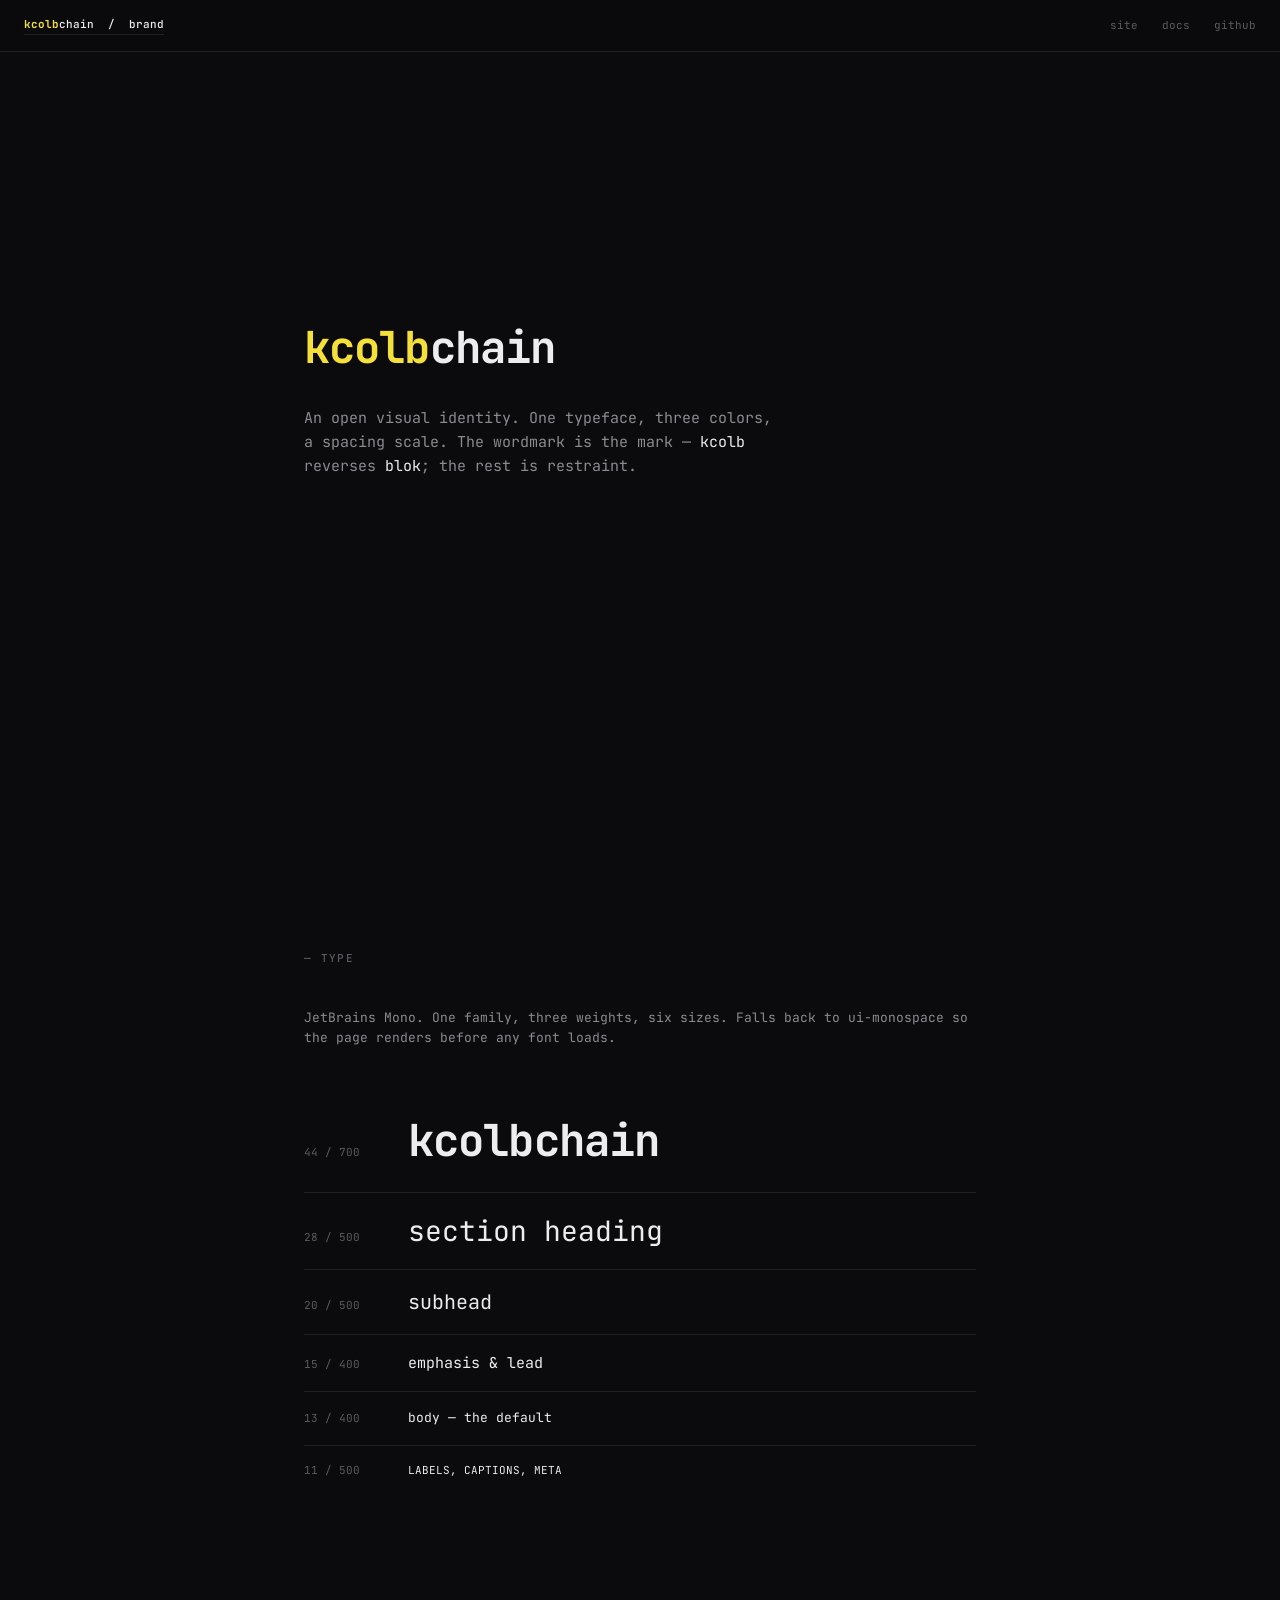
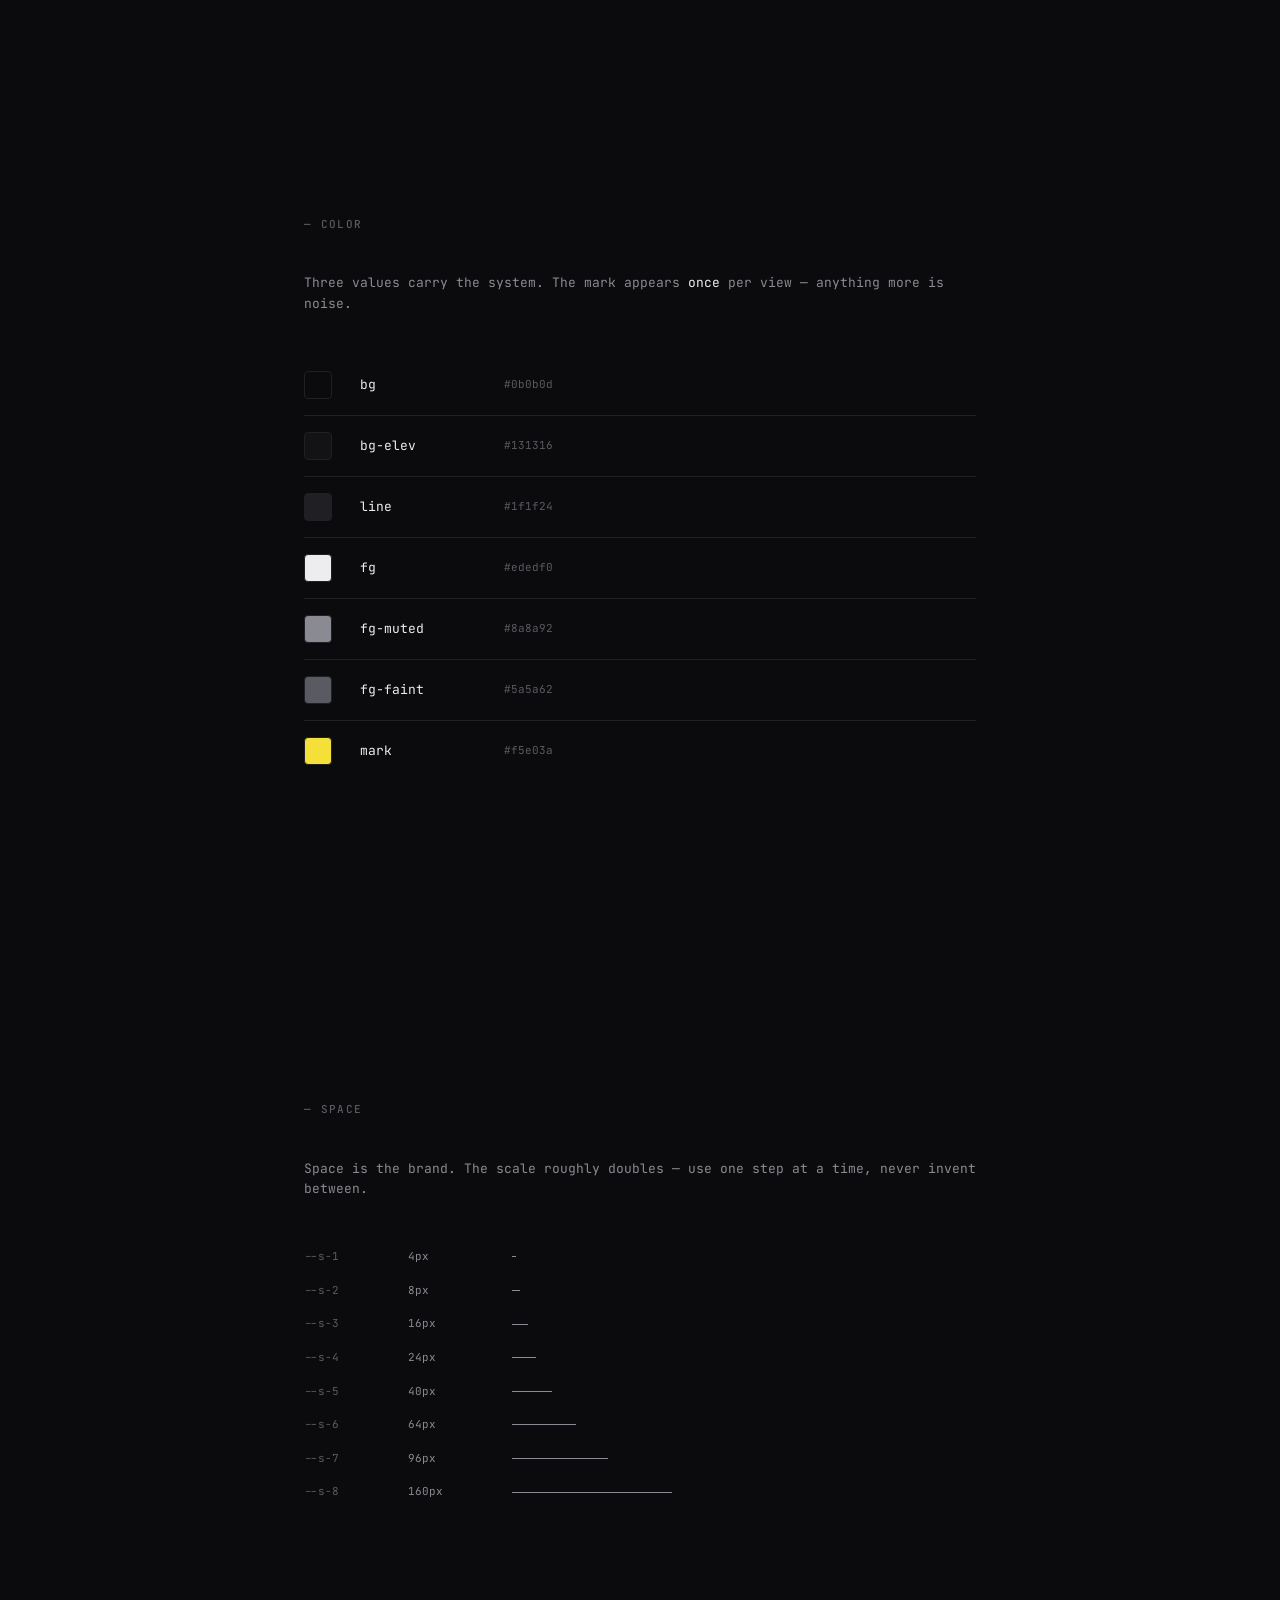
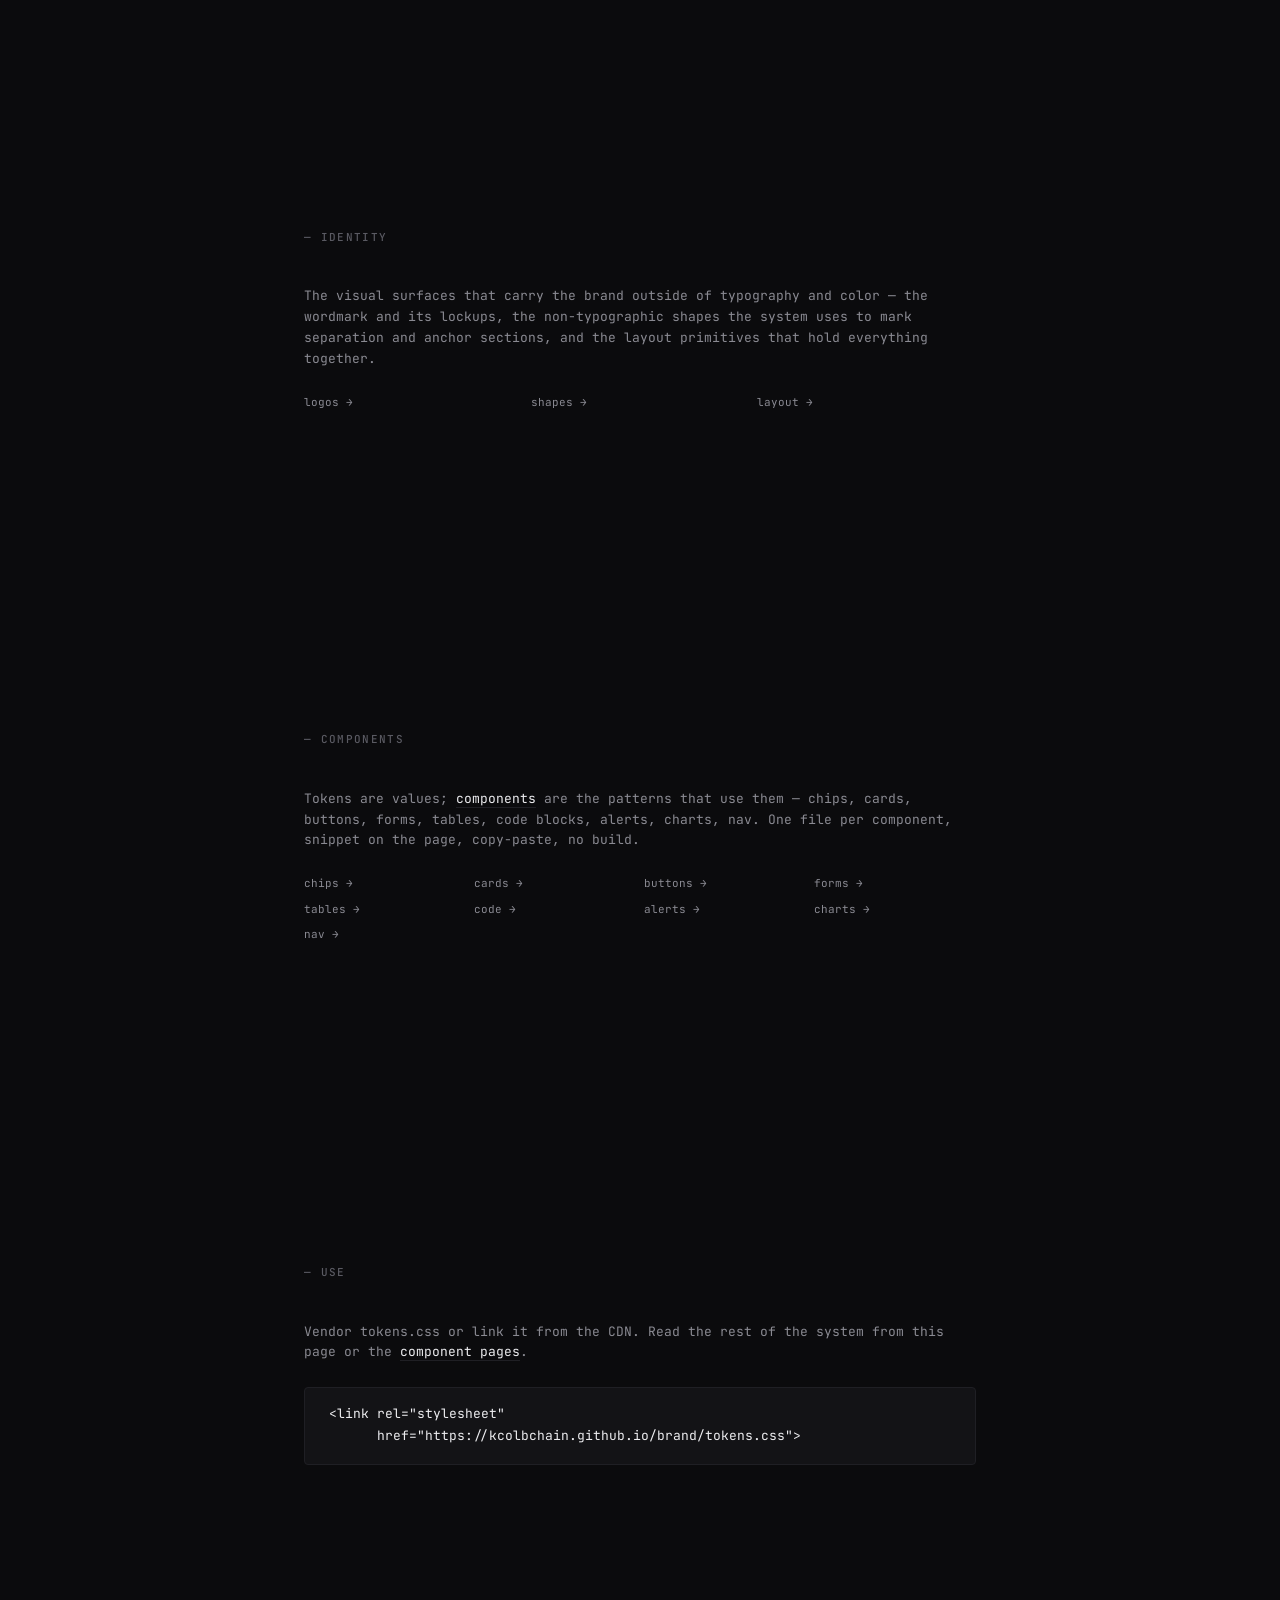
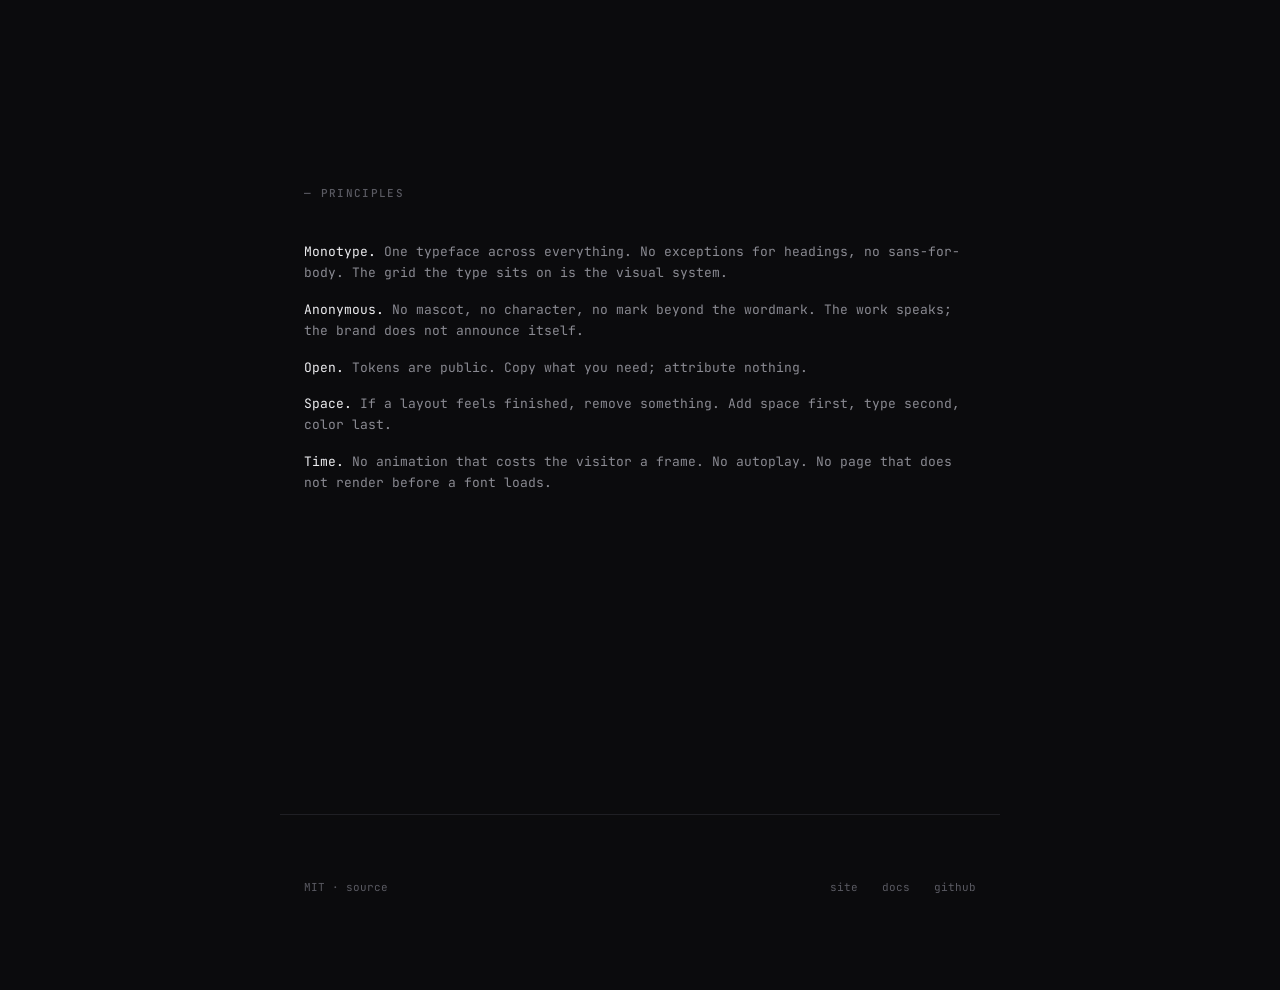
<file: index.html>
<!DOCTYPE html>
<html lang="en">
<head>
  <meta charset="utf-8" />
  <meta name="viewport" content="width=device-width, initial-scale=1.0" />
  <title>kcolbchain — brand</title>
  <meta name="description" content="One typeface. Three colors. A spacing scale. The kcolbchain visual identity." />
  <link rel="shortcut icon" href="https://kcolbchain.com/images/favicon.ico" type="image/x-icon" />
  <link rel="preconnect" href="https://fonts.googleapis.com" />
  <link rel="preconnect" href="https://fonts.gstatic.com" crossorigin />
  <link href="https://fonts.googleapis.com/css2?family=JetBrains+Mono:wght@400;500;700&display=swap" rel="stylesheet" />
  <link rel="stylesheet" href="tokens.css" />
  <style>
    * { margin: 0; padding: 0; box-sizing: border-box; }

    html { scroll-behavior: smooth; }
    body {
      font-family: var(--font);
      font-size: var(--t-2);
      line-height: 1.6;
      font-weight: 400;
      background: var(--bg);
      color: var(--fg-muted);
      -webkit-font-smoothing: antialiased;
      text-rendering: optimizeLegibility;
    }

    a {
      color: var(--fg);
      text-decoration: none;
      border-bottom: 1px solid var(--line);
      transition: border-color .15s ease, color .15s ease;
    }
    a:hover {
      color: var(--mark);
      border-bottom-color: var(--mark);
    }

    /* ===== Header ===== */
    header {
      position: fixed;
      top: 0; left: 0; right: 0;
      display: flex;
      align-items: center;
      justify-content: space-between;
      padding: var(--s-3) var(--s-4);
      font-size: var(--t-1);
      background: rgba(11, 11, 13, 0.85);
      backdrop-filter: blur(8px);
      border-bottom: 1px solid var(--line);
      z-index: 10;
    }
    header .wm { color: var(--fg); font-weight: 500; }
    header .wm em { color: var(--mark); font-style: normal; font-weight: 700; }
    header nav { display: flex; gap: var(--s-4); }
    header nav a { color: var(--fg-faint); border-bottom: none; }
    header nav a:hover { color: var(--fg); border-bottom: none; }

    /* ===== Layout ===== */
    main {
      max-width: var(--col);
      margin: 0 auto;
      padding: var(--s-8) var(--s-4);
    }
    section { padding: var(--s-8) 0; }
    section:first-of-type { padding-top: 0; }

    /* ===== Hero — the wordmark is the mark ===== */
    .hero {
      min-height: 70vh;
      display: flex;
      flex-direction: column;
      justify-content: center;
      padding-top: 0;
    }
    .wordmark {
      font-size: var(--t-6);
      font-weight: 700;
      letter-spacing: -0.02em;
      color: var(--fg);
      margin-bottom: var(--s-4);
    }
    .wordmark em {
      color: var(--mark);
      font-style: normal;
    }
    .hero p {
      font-size: var(--t-3);
      color: var(--fg-muted);
      max-width: 52ch;
    }

    /* ===== Section heads ===== */
    h2 {
      font-size: var(--t-1);
      font-weight: 500;
      text-transform: uppercase;
      letter-spacing: 0.12em;
      color: var(--fg-faint);
      margin-bottom: var(--s-5);
    }
    h2::before {
      content: '— ';
      color: var(--fg-faint);
    }

    p + p { margin-top: var(--s-3); }
    p .fg { color: var(--fg); }

    /* ===== Type specimen ===== */
    .type-row {
      display: grid;
      grid-template-columns: 80px 1fr;
      align-items: baseline;
      gap: var(--s-4);
      padding: var(--s-3) 0;
      border-bottom: 1px solid var(--line);
    }
    .type-row:last-child { border-bottom: none; }
    .type-row .label {
      font-size: var(--t-1);
      color: var(--fg-faint);
    }
    .type-row .sample { color: var(--fg); }
    .s-t1 { font-size: var(--t-1); }
    .s-t2 { font-size: var(--t-2); }
    .s-t3 { font-size: var(--t-3); }
    .s-t4 { font-size: var(--t-4); }
    .s-t5 { font-size: var(--t-5); }
    .s-t6 { font-size: var(--t-6); font-weight: 700; letter-spacing: -0.02em; }

    /* ===== Color ===== */
    .color-row {
      display: grid;
      grid-template-columns: 32px 120px 1fr;
      align-items: center;
      gap: var(--s-4);
      padding: var(--s-3) 0;
      border-bottom: 1px solid var(--line);
    }
    .color-row:last-child { border-bottom: none; }
    .chip {
      width: 28px;
      height: 28px;
      border-radius: var(--radius);
      border: 1px solid var(--line);
    }
    .color-row .name { color: var(--fg); font-size: var(--t-2); }
    .color-row .hex {
      color: var(--fg-faint);
      font-size: var(--t-1);
      cursor: pointer;
      user-select: all;
    }
    .color-row .hex:hover { color: var(--fg-muted); }

    /* ===== Space ===== */
    .space-row {
      display: grid;
      grid-template-columns: 80px 80px 1fr;
      align-items: center;
      gap: var(--s-4);
      padding: var(--s-2) 0;
    }
    .space-row .token {
      font-size: var(--t-1);
      color: var(--fg-faint);
    }
    .space-row .px {
      font-size: var(--t-1);
      color: var(--fg-muted);
    }
    .space-row .bar {
      height: 1px;
      background: var(--fg-muted);
    }

    /* ===== Usage block ===== */
    pre {
      background: var(--bg-elev);
      border: 1px solid var(--line);
      border-radius: var(--radius);
      padding: var(--s-3) var(--s-4);
      font-size: var(--t-2);
      color: var(--fg);
      overflow-x: auto;
      margin-top: var(--s-4);
    }
    code { font-family: var(--font); }

    /* ===== Footer ===== */
    footer {
      max-width: var(--col);
      margin: 0 auto;
      padding: var(--s-6) var(--s-4) var(--s-7);
      font-size: var(--t-1);
      color: var(--fg-faint);
      border-top: 1px solid var(--line);
      display: flex;
      justify-content: space-between;
      gap: var(--s-3);
    }
    footer a { color: var(--fg-faint); border-bottom: none; }
    footer a:hover { color: var(--fg); border-bottom: none; }
    footer nav { display: flex; gap: var(--s-4); }

    @media (max-width: 560px) {
      main { padding: var(--s-7) var(--s-3); }
      section { padding: var(--s-6) 0; }
      .wordmark { font-size: 32px; }
      header { padding: var(--s-3); }
      header nav { gap: var(--s-3); }
      .type-row { grid-template-columns: 60px 1fr; gap: var(--s-3); }
      .color-row { grid-template-columns: 28px 100px 1fr; gap: var(--s-3); }
      .space-row { grid-template-columns: 60px 60px 1fr; gap: var(--s-3); }
      footer { flex-direction: column; padding: var(--s-5) var(--s-3); }
    }
  </style>
</head>
<body>

<header>
  <a class="wm" href="https://kcolbchain.com"><em>kcolb</em>chain &nbsp;/&nbsp; brand</a>
  <nav>
    <a href="https://kcolbchain.com">site</a>
    <a href="https://docs.kcolbchain.com">docs</a>
    <a href="https://github.com/kcolbchain">github</a>
  </nav>
</header>

<main>

  <section class="hero">
    <div class="wordmark"><em>kcolb</em>chain</div>
    <p>An open visual identity. One typeface, three colors, a spacing scale. The wordmark is the mark — <span class="fg">kcolb</span> reverses <span class="fg">blok</span>; the rest is restraint.</p>
  </section>

  <section>
    <h2>type</h2>
    <p>JetBrains Mono. One family, three weights, six sizes. Falls back to <code>ui-monospace</code> so the page renders before any font loads.</p>
    <div style="margin-top: var(--s-5)">
      <div class="type-row"><div class="label">44 / 700</div><div class="sample s-t6">kcolbchain</div></div>
      <div class="type-row"><div class="label">28 / 500</div><div class="sample s-t5">section heading</div></div>
      <div class="type-row"><div class="label">20 / 500</div><div class="sample s-t4">subhead</div></div>
      <div class="type-row"><div class="label">15 / 400</div><div class="sample s-t3">emphasis &amp; lead</div></div>
      <div class="type-row"><div class="label">13 / 400</div><div class="sample s-t2">body — the default</div></div>
      <div class="type-row"><div class="label">11 / 500</div><div class="sample s-t1">LABELS, CAPTIONS, META</div></div>
    </div>
  </section>

  <section>
    <h2>color</h2>
    <p>Three values carry the system. The mark appears <span class="fg">once</span> per view — anything more is noise.</p>
    <div style="margin-top: var(--s-5)">
      <div class="color-row">
        <div class="chip" style="background:#0b0b0d"></div>
        <div class="name">bg</div>
        <div class="hex" data-hex="#0b0b0d">#0b0b0d</div>
      </div>
      <div class="color-row">
        <div class="chip" style="background:#131316"></div>
        <div class="name">bg-elev</div>
        <div class="hex" data-hex="#131316">#131316</div>
      </div>
      <div class="color-row">
        <div class="chip" style="background:#1f1f24"></div>
        <div class="name">line</div>
        <div class="hex" data-hex="#1f1f24">#1f1f24</div>
      </div>
      <div class="color-row">
        <div class="chip" style="background:#ededf0"></div>
        <div class="name">fg</div>
        <div class="hex" data-hex="#ededf0">#ededf0</div>
      </div>
      <div class="color-row">
        <div class="chip" style="background:#8a8a92"></div>
        <div class="name">fg-muted</div>
        <div class="hex" data-hex="#8a8a92">#8a8a92</div>
      </div>
      <div class="color-row">
        <div class="chip" style="background:#5a5a62"></div>
        <div class="name">fg-faint</div>
        <div class="hex" data-hex="#5a5a62">#5a5a62</div>
      </div>
      <div class="color-row">
        <div class="chip" style="background:#f5e03a"></div>
        <div class="name">mark</div>
        <div class="hex" data-hex="#f5e03a">#f5e03a</div>
      </div>
    </div>
  </section>

  <section>
    <h2>space</h2>
    <p>Space is the brand. The scale roughly doubles — use one step at a time, never invent between.</p>
    <div style="margin-top: var(--s-5)">
      <div class="space-row"><div class="token">--s-1</div><div class="px">4px</div><div class="bar" style="width:4px"></div></div>
      <div class="space-row"><div class="token">--s-2</div><div class="px">8px</div><div class="bar" style="width:8px"></div></div>
      <div class="space-row"><div class="token">--s-3</div><div class="px">16px</div><div class="bar" style="width:16px"></div></div>
      <div class="space-row"><div class="token">--s-4</div><div class="px">24px</div><div class="bar" style="width:24px"></div></div>
      <div class="space-row"><div class="token">--s-5</div><div class="px">40px</div><div class="bar" style="width:40px"></div></div>
      <div class="space-row"><div class="token">--s-6</div><div class="px">64px</div><div class="bar" style="width:64px"></div></div>
      <div class="space-row"><div class="token">--s-7</div><div class="px">96px</div><div class="bar" style="width:96px"></div></div>
      <div class="space-row"><div class="token">--s-8</div><div class="px">160px</div><div class="bar" style="width:160px"></div></div>
    </div>
  </section>

  <section>
    <h2>identity</h2>
    <p>The visual surfaces that carry the brand outside of typography and color — the wordmark and its lockups, the non-typographic shapes the system uses to mark separation and anchor sections, and the layout primitives that hold everything together.</p>
    <div style="margin-top: var(--s-4); display: grid; grid-template-columns: repeat(auto-fit, minmax(140px, 1fr)); gap: var(--s-2); font-size: var(--t-1);">
      <a href="pages/logos.html" style="border-bottom:none;color:var(--fg-muted)">logos →</a>
      <a href="pages/shapes.html" style="border-bottom:none;color:var(--fg-muted)">shapes →</a>
      <a href="pages/layout.html" style="border-bottom:none;color:var(--fg-muted)">layout →</a>
    </div>
  </section>

  <section>
    <h2>components</h2>
    <p>Tokens are values; <a href="pages/">components</a> are the patterns that use them — chips, cards, buttons, forms, tables, code blocks, alerts, charts, nav. One file per component, snippet on the page, copy-paste, no build.</p>
    <div style="margin-top: var(--s-4); display: grid; grid-template-columns: repeat(auto-fit, minmax(140px, 1fr)); gap: var(--s-2); font-size: var(--t-1);">
      <a href="pages/chips.html" style="border-bottom:none;color:var(--fg-muted)">chips →</a>
      <a href="pages/cards.html" style="border-bottom:none;color:var(--fg-muted)">cards →</a>
      <a href="pages/buttons.html" style="border-bottom:none;color:var(--fg-muted)">buttons →</a>
      <a href="pages/forms.html" style="border-bottom:none;color:var(--fg-muted)">forms →</a>
      <a href="pages/tables.html" style="border-bottom:none;color:var(--fg-muted)">tables →</a>
      <a href="pages/code.html" style="border-bottom:none;color:var(--fg-muted)">code →</a>
      <a href="pages/alerts.html" style="border-bottom:none;color:var(--fg-muted)">alerts →</a>
      <a href="pages/charts.html" style="border-bottom:none;color:var(--fg-muted)">charts →</a>
      <a href="pages/nav.html" style="border-bottom:none;color:var(--fg-muted)">nav →</a>
    </div>
  </section>

  <section>
    <h2>use</h2>
    <p>Vendor <code>tokens.css</code> or link it from the CDN. Read the rest of the system from this page or the <a href="pages/">component pages</a>.</p>
<pre><code>&lt;link rel="stylesheet"
      href="https://kcolbchain.github.io/brand/tokens.css"&gt;</code></pre>
  </section>

  <section>
    <h2>principles</h2>
    <p><span class="fg">Monotype.</span> One typeface across everything. No exceptions for headings, no sans-for-body. The grid the type sits on is the visual system.</p>
    <p><span class="fg">Anonymous.</span> No mascot, no character, no mark beyond the wordmark. The work speaks; the brand does not announce itself.</p>
    <p><span class="fg">Open.</span> Tokens are public. Copy what you need; attribute nothing.</p>
    <p><span class="fg">Space.</span> If a layout feels finished, remove something. Add space first, type second, color last.</p>
    <p><span class="fg">Time.</span> No animation that costs the visitor a frame. No autoplay. No page that does not render before a font loads.</p>
  </section>

</main>

<footer>
  <div>MIT &middot; <a href="https://github.com/kcolbchain/brand">source</a></div>
  <nav>
    <a href="https://kcolbchain.com">site</a>
    <a href="https://docs.kcolbchain.com">docs</a>
    <a href="https://github.com/kcolbchain">github</a>
  </nav>
</footer>

<script>
  // Click a hex value to copy it. Nothing else moves.
  document.querySelectorAll('.hex').forEach(function (el) {
    el.addEventListener('click', function () {
      var v = el.getAttribute('data-hex');
      if (!navigator.clipboard) return;
      navigator.clipboard.writeText(v).then(function () {
        var prev = el.style.color;
        el.style.color = 'var(--mark)';
        setTimeout(function () { el.style.color = prev; }, 500);
      });
    });
  });
</script>

</body>
</html>
</file>
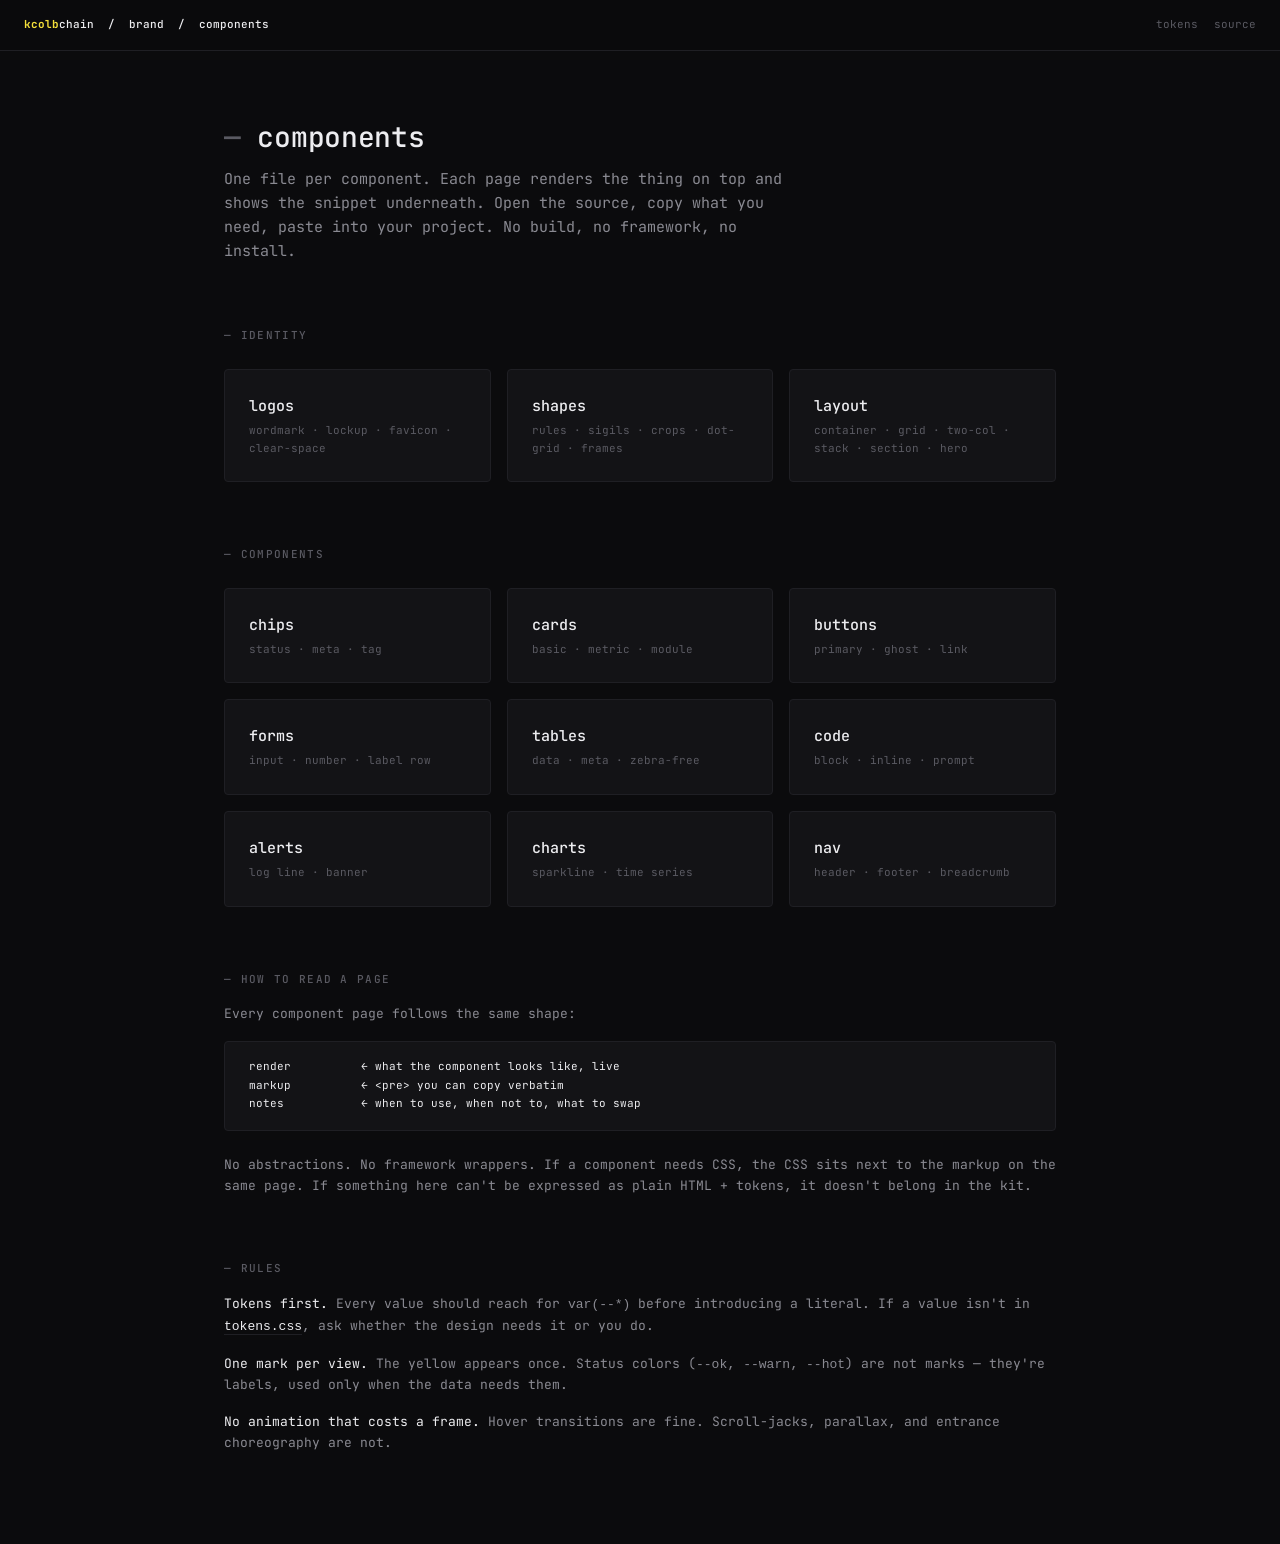
<file: pages/index.html>
<!doctype html>
<html lang="en">
<head>
  <meta charset="utf-8" />
  <meta name="viewport" content="width=device-width, initial-scale=1" />
  <title>kcolbchain — components</title>
  <meta name="description" content="The kcolbchain component kit. One file per component. Copy what you need." />
  <link rel="preconnect" href="https://fonts.googleapis.com" />
  <link rel="preconnect" href="https://fonts.gstatic.com" crossorigin />
  <link href="https://fonts.googleapis.com/css2?family=JetBrains+Mono:wght@400;500;700&display=swap" rel="stylesheet" />
  <link rel="stylesheet" href="../tokens.css" />
  <link rel="stylesheet" href="page.css" />
</head>
<body>

<header class="kit">
  <a class="wm" href="../"><em>kcolb</em>chain &nbsp;/&nbsp; brand &nbsp;/&nbsp; components</a>
  <nav>
    <a href="../">tokens</a>
    <a href="https://github.com/kcolbchain/brand">source</a>
  </nav>
</header>

<main class="kit">

  <h1>components</h1>
  <p class="lead">One file per component. Each page renders the thing on top and shows the snippet underneath. Open the source, copy what you need, paste into your project. No build, no framework, no install.</p>

  <h2>identity</h2>
  <div class="kit-grid">
    <a class="tile" href="logos.html">
      <div class="tile-name">logos</div>
      <div class="tile-meta">wordmark · lockup · favicon · clear-space</div>
    </a>
    <a class="tile" href="shapes.html">
      <div class="tile-name">shapes</div>
      <div class="tile-meta">rules · sigils · crops · dot-grid · frames</div>
    </a>
    <a class="tile" href="layout.html">
      <div class="tile-name">layout</div>
      <div class="tile-meta">container · grid · two-col · stack · section · hero</div>
    </a>
  </div>

  <h2>components</h2>
  <div class="kit-grid">
    <a class="tile" href="chips.html">
      <div class="tile-name">chips</div>
      <div class="tile-meta">status · meta · tag</div>
    </a>
    <a class="tile" href="cards.html">
      <div class="tile-name">cards</div>
      <div class="tile-meta">basic · metric · module</div>
    </a>
    <a class="tile" href="buttons.html">
      <div class="tile-name">buttons</div>
      <div class="tile-meta">primary · ghost · link</div>
    </a>
    <a class="tile" href="forms.html">
      <div class="tile-name">forms</div>
      <div class="tile-meta">input · number · label row</div>
    </a>
    <a class="tile" href="tables.html">
      <div class="tile-name">tables</div>
      <div class="tile-meta">data · meta · zebra-free</div>
    </a>
    <a class="tile" href="code.html">
      <div class="tile-name">code</div>
      <div class="tile-meta">block · inline · prompt</div>
    </a>
    <a class="tile" href="alerts.html">
      <div class="tile-name">alerts</div>
      <div class="tile-meta">log line · banner</div>
    </a>
    <a class="tile" href="charts.html">
      <div class="tile-name">charts</div>
      <div class="tile-meta">sparkline · time series</div>
    </a>
    <a class="tile" href="nav.html">
      <div class="tile-name">nav</div>
      <div class="tile-meta">header · footer · breadcrumb</div>
    </a>
  </div>

  <h2>how to read a page</h2>
  <p>Every component page follows the same shape:</p>
  <pre><code>render          ← what the component looks like, live
markup          ← &lt;pre&gt; you can copy verbatim
notes           ← when to use, when not to, what to swap</code></pre>

  <p>No abstractions. No framework wrappers. If a component needs CSS, the CSS sits next to the markup on the same page. If something here can't be expressed as plain HTML + tokens, it doesn't belong in the kit.</p>

  <h2>rules</h2>
  <p><span class="fg">Tokens first.</span> Every value should reach for <code>var(--*)</code> before introducing a literal. If a value isn't in <a href="../tokens.css"><code>tokens.css</code></a>, ask whether the design needs it or you do.</p>
  <p><span class="fg">One mark per view.</span> The yellow appears once. Status colors (<code>--ok</code>, <code>--warn</code>, <code>--hot</code>) are not marks — they're labels, used only when the data needs them.</p>
  <p><span class="fg">No animation that costs a frame.</span> Hover transitions are fine. Scroll-jacks, parallax, and entrance choreography are not.</p>

</main>

</body>
</html>
</file>
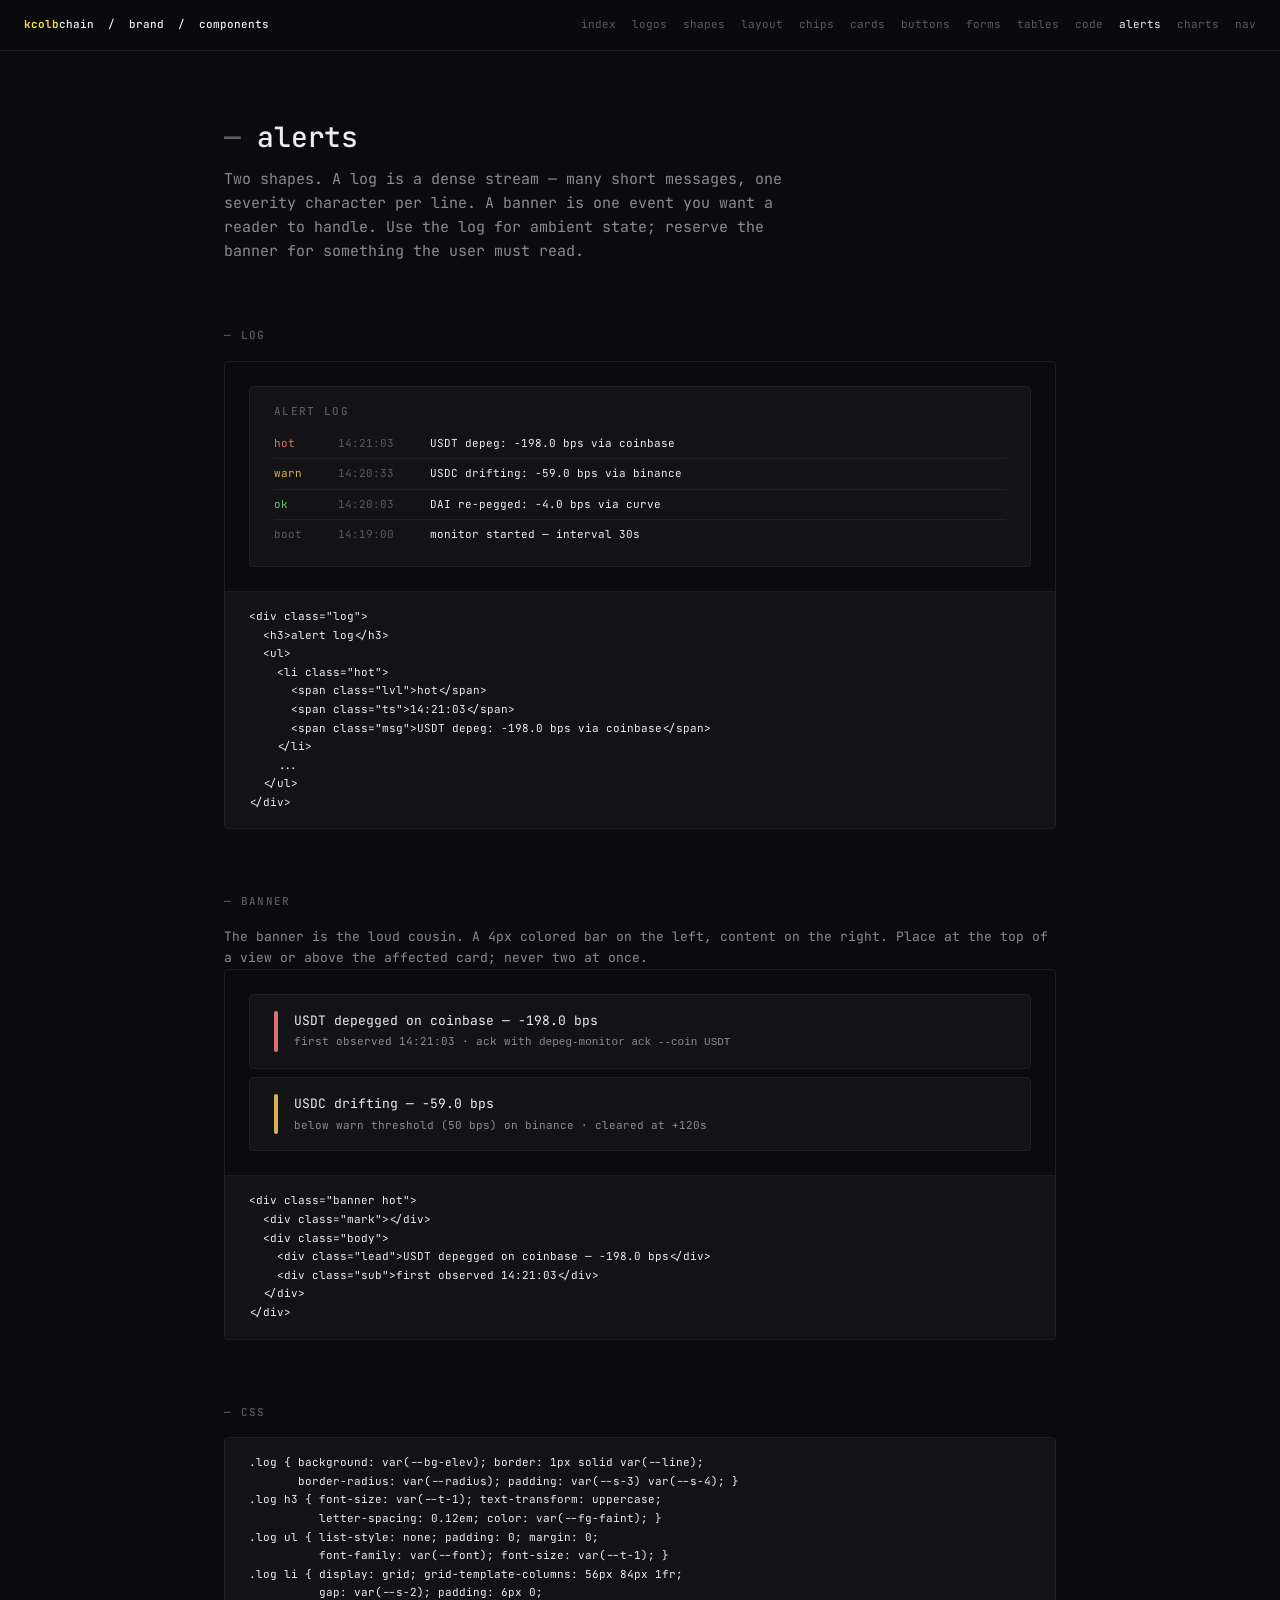
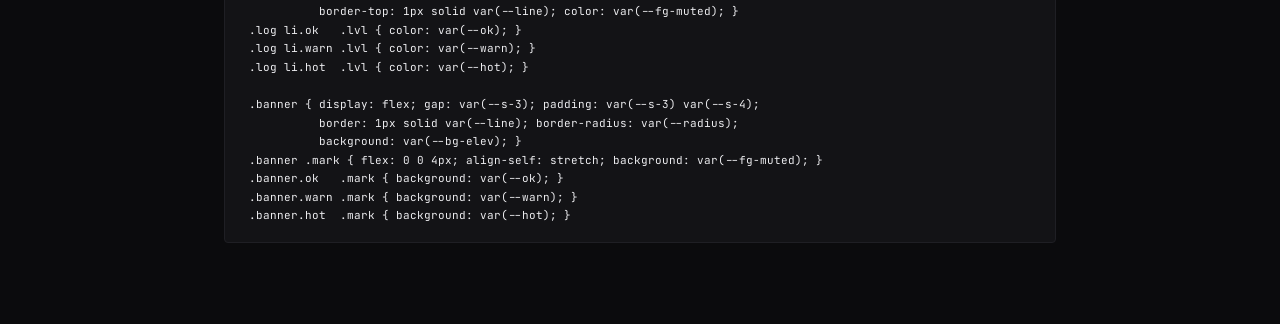
<file: pages/alerts.html>
<!doctype html>
<html lang="en">
<head>
  <meta charset="utf-8" />
  <meta name="viewport" content="width=device-width, initial-scale=1" />
  <title>kcolbchain — alerts</title>
  <link rel="preconnect" href="https://fonts.googleapis.com" />
  <link rel="preconnect" href="https://fonts.gstatic.com" crossorigin />
  <link href="https://fonts.googleapis.com/css2?family=JetBrains+Mono:wght@400;500;700&display=swap" rel="stylesheet" />
  <link rel="stylesheet" href="../tokens.css" />
  <link rel="stylesheet" href="page.css" />
  <style>
    .log {
      background: var(--bg-elev);
      border: 1px solid var(--line);
      border-radius: var(--radius);
      padding: var(--s-3) var(--s-4);
    }
    .log h3 {
      margin: 0 0 var(--s-2);
      font-size: var(--t-1);
      font-weight: 500;
      text-transform: uppercase;
      letter-spacing: 0.12em;
      color: var(--fg-faint);
    }
    .log ul { list-style: none; padding: 0; margin: 0; font-family: var(--font); font-size: var(--t-1); }
    .log li {
      padding: 6px 0;
      border-top: 1px solid var(--line);
      color: var(--fg-muted);
      display: grid;
      grid-template-columns: 56px 84px 1fr;
      gap: var(--s-2);
      align-items: baseline;
    }
    .log li:first-child { border-top: none; }
    .log li .lvl       { color: var(--fg-faint); }
    .log li.ok   .lvl  { color: var(--ok); }
    .log li.warn .lvl  { color: var(--warn); }
    .log li.hot  .lvl  { color: var(--hot); }
    .log li .ts        { color: var(--fg-faint); font-variant-numeric: tabular-nums; }
    .log li .msg       { color: var(--fg); }

    .banner {
      display: flex; gap: var(--s-3); align-items: flex-start;
      padding: var(--s-3) var(--s-4);
      border: 1px solid var(--line);
      border-radius: var(--radius);
      background: var(--bg-elev);
    }
    .banner .mark {
      flex: 0 0 4px;
      align-self: stretch;
      background: var(--fg-muted);
      border-radius: 2px;
    }
    .banner.ok   .mark { background: var(--ok); }
    .banner.warn .mark { background: var(--warn); }
    .banner.hot  .mark { background: var(--hot); }
    .banner .body { font-family: var(--font); font-size: var(--t-2); color: var(--fg); }
    .banner .body .lead { color: var(--fg); margin-bottom: 2px; }
    .banner .body .sub  { color: var(--fg-muted); font-size: var(--t-1); }
  </style>
</head>
<body>

<header class="kit">
  <a class="wm" href="../"><em>kcolb</em>chain &nbsp;/&nbsp; brand &nbsp;/&nbsp; components</a>
  <nav>
    <a href="index.html">index</a>
    <a href="logos.html">logos</a>
    <a href="shapes.html">shapes</a>
    <a href="layout.html">layout</a>
    <a href="chips.html">chips</a>
    <a href="cards.html">cards</a>
    <a href="buttons.html">buttons</a>
    <a href="forms.html">forms</a>
    <a href="tables.html">tables</a>
    <a href="code.html">code</a>
    <a href="alerts.html" class="here">alerts</a>
    <a href="charts.html">charts</a>
    <a href="nav.html">nav</a>
  </nav>
</header>

<main class="kit">

  <h1>alerts</h1>
  <p class="lead">Two shapes. A log is a dense stream — many short messages, one severity character per line. A banner is one event you want a reader to handle. Use the log for ambient state; reserve the banner for something the user must read.</p>

  <h2>log</h2>
  <div class="snippet">
    <div class="render">
      <div class="log">
        <h3>alert log</h3>
        <ul>
          <li class="hot"><span class="lvl">hot</span><span class="ts">14:21:03</span><span class="msg">USDT depeg: -198.0 bps via coinbase</span></li>
          <li class="warn"><span class="lvl">warn</span><span class="ts">14:20:33</span><span class="msg">USDC drifting: -59.0 bps via binance</span></li>
          <li class="ok"><span class="lvl">ok</span><span class="ts">14:20:03</span><span class="msg">DAI re-pegged: -4.0 bps via curve</span></li>
          <li><span class="lvl">boot</span><span class="ts">14:19:00</span><span class="msg">monitor started — interval 30s</span></li>
        </ul>
      </div>
    </div>
<pre><code>&lt;div class="log"&gt;
  &lt;h3&gt;alert log&lt;/h3&gt;
  &lt;ul&gt;
    &lt;li class="hot"&gt;
      &lt;span class="lvl"&gt;hot&lt;/span&gt;
      &lt;span class="ts"&gt;14:21:03&lt;/span&gt;
      &lt;span class="msg"&gt;USDT depeg: -198.0 bps via coinbase&lt;/span&gt;
    &lt;/li&gt;
    ...
  &lt;/ul&gt;
&lt;/div&gt;</code></pre>
  </div>

  <h2>banner</h2>
  <p>The banner is the loud cousin. A 4px colored bar on the left, content on the right. Place at the top of a view or above the affected card; never two at once.</p>
  <div class="snippet">
    <div class="render flow">
      <div class="banner hot">
        <div class="mark"></div>
        <div class="body">
          <div class="lead">USDT depegged on coinbase — -198.0 bps</div>
          <div class="sub">first observed 14:21:03 · ack with <code>depeg-monitor ack --coin USDT</code></div>
        </div>
      </div>
      <div class="banner warn">
        <div class="mark"></div>
        <div class="body">
          <div class="lead">USDC drifting — -59.0 bps</div>
          <div class="sub">below warn threshold (50 bps) on binance · cleared at +120s</div>
        </div>
      </div>
    </div>
<pre><code>&lt;div class="banner hot"&gt;
  &lt;div class="mark"&gt;&lt;/div&gt;
  &lt;div class="body"&gt;
    &lt;div class="lead"&gt;USDT depegged on coinbase — -198.0 bps&lt;/div&gt;
    &lt;div class="sub"&gt;first observed 14:21:03&lt;/div&gt;
  &lt;/div&gt;
&lt;/div&gt;</code></pre>
  </div>

  <h2>css</h2>
<pre><code>.log { background: var(--bg-elev); border: 1px solid var(--line);
       border-radius: var(--radius); padding: var(--s-3) var(--s-4); }
.log h3 { font-size: var(--t-1); text-transform: uppercase;
          letter-spacing: 0.12em; color: var(--fg-faint); }
.log ul { list-style: none; padding: 0; margin: 0;
          font-family: var(--font); font-size: var(--t-1); }
.log li { display: grid; grid-template-columns: 56px 84px 1fr;
          gap: var(--s-2); padding: 6px 0;
          border-top: 1px solid var(--line); color: var(--fg-muted); }
.log li.ok   .lvl { color: var(--ok); }
.log li.warn .lvl { color: var(--warn); }
.log li.hot  .lvl { color: var(--hot); }

.banner { display: flex; gap: var(--s-3); padding: var(--s-3) var(--s-4);
          border: 1px solid var(--line); border-radius: var(--radius);
          background: var(--bg-elev); }
.banner .mark { flex: 0 0 4px; align-self: stretch; background: var(--fg-muted); }
.banner.ok   .mark { background: var(--ok); }
.banner.warn .mark { background: var(--warn); }
.banner.hot  .mark { background: var(--hot); }</code></pre>

</main>

</body>
</html>
</file>
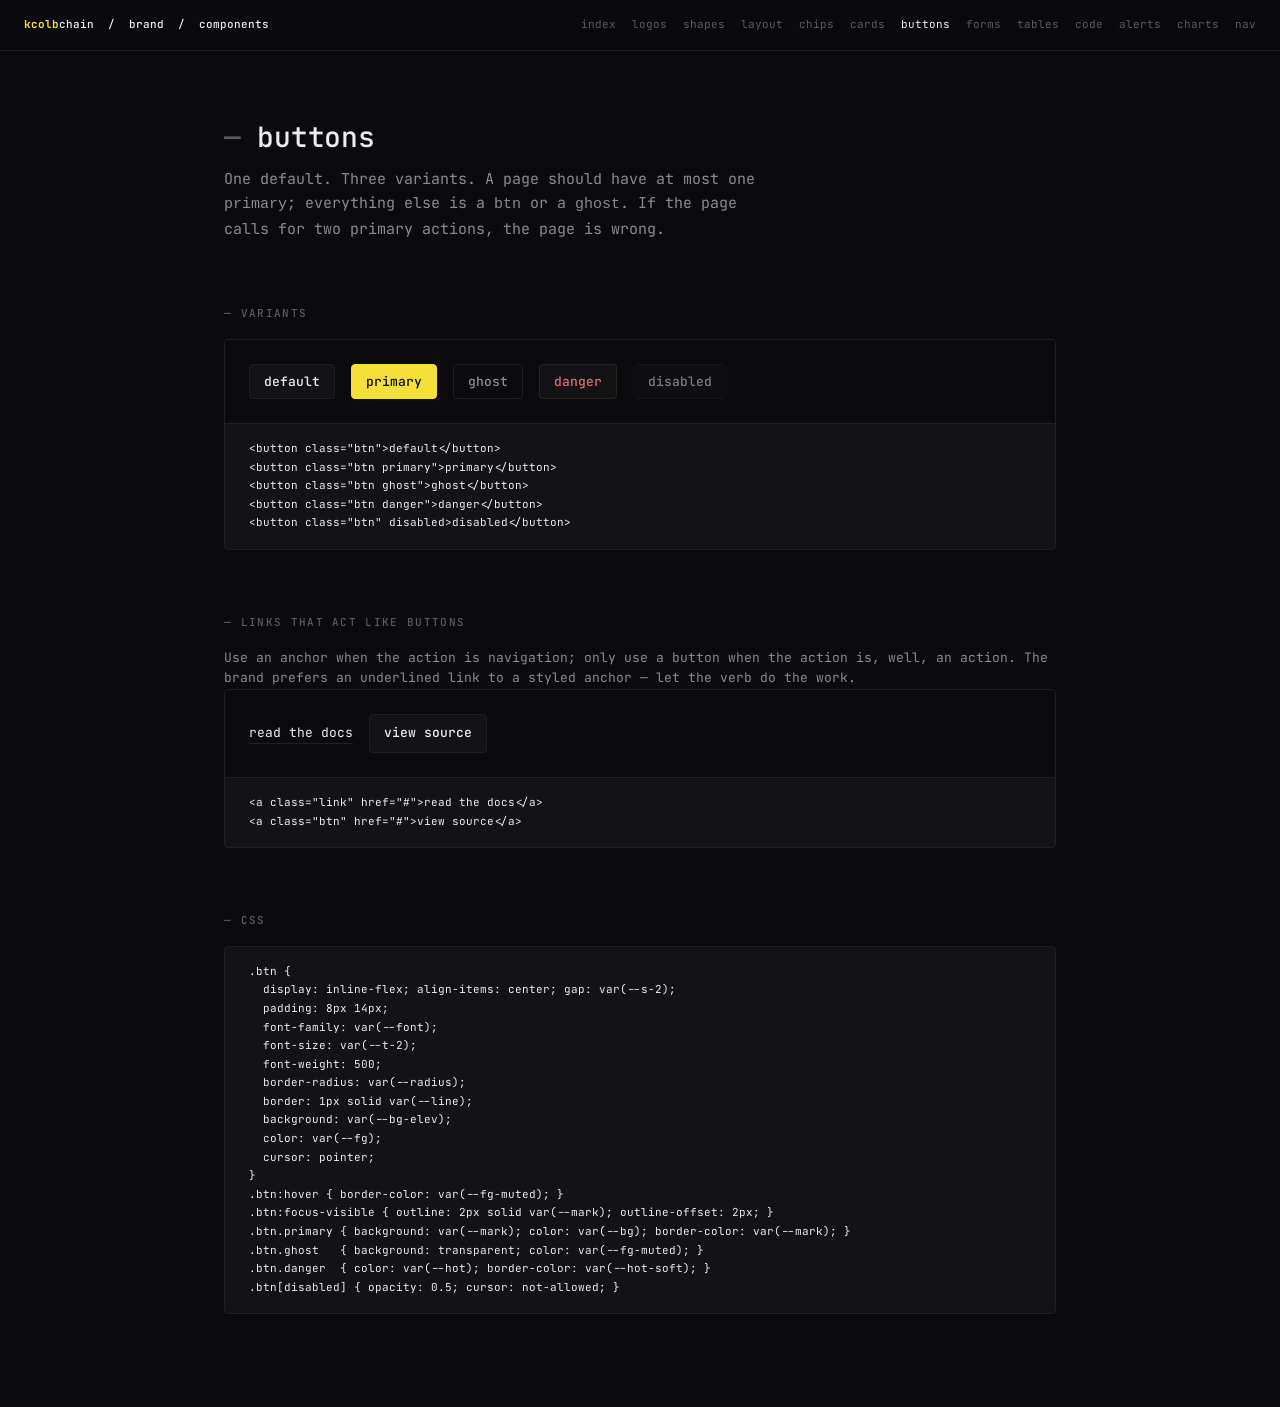
<file: pages/buttons.html>
<!doctype html>
<html lang="en">
<head>
  <meta charset="utf-8" />
  <meta name="viewport" content="width=device-width, initial-scale=1" />
  <title>kcolbchain — buttons</title>
  <link rel="preconnect" href="https://fonts.googleapis.com" />
  <link rel="preconnect" href="https://fonts.gstatic.com" crossorigin />
  <link href="https://fonts.googleapis.com/css2?family=JetBrains+Mono:wght@400;500;700&display=swap" rel="stylesheet" />
  <link rel="stylesheet" href="../tokens.css" />
  <link rel="stylesheet" href="page.css" />
  <style>
    .btn {
      display: inline-flex; align-items: center; gap: var(--s-2);
      padding: 8px 14px;
      font-family: var(--font);
      font-size: var(--t-2);
      font-weight: 500;
      border-radius: var(--radius);
      border: 1px solid var(--line);
      background: var(--bg-elev);
      color: var(--fg);
      cursor: pointer;
      text-decoration: none;
      transition: border-color .15s ease, color .15s ease, background .15s ease;
    }
    .btn:hover { border-color: var(--fg-muted); color: var(--fg); }
    .btn:focus-visible { outline: 2px solid var(--mark); outline-offset: 2px; }

    .btn.primary {
      background: var(--mark);
      color: var(--bg);
      border-color: var(--mark);
    }
    .btn.primary:hover { background: #fde879; border-color: #fde879; color: var(--bg); }

    .btn.ghost {
      background: transparent;
      border-color: var(--line);
      color: var(--fg-muted);
    }
    .btn.ghost:hover { color: var(--fg); border-color: var(--fg-muted); }

    .btn.danger { color: var(--hot); border-color: var(--hot-soft); }
    .btn.danger:hover { background: var(--hot-soft); border-color: var(--hot); }

    .btn[disabled] { opacity: 0.5; cursor: not-allowed; }

    .link {
      color: var(--fg);
      text-decoration: none;
      border-bottom: 1px solid var(--line);
      transition: border-color .15s ease, color .15s ease;
    }
    .link:hover { color: var(--mark); border-bottom-color: var(--mark); }
  </style>
</head>
<body>

<header class="kit">
  <a class="wm" href="../"><em>kcolb</em>chain &nbsp;/&nbsp; brand &nbsp;/&nbsp; components</a>
  <nav>
    <a href="index.html">index</a>
    <a href="logos.html">logos</a>
    <a href="shapes.html">shapes</a>
    <a href="layout.html">layout</a>
    <a href="chips.html">chips</a>
    <a href="cards.html">cards</a>
    <a href="buttons.html" class="here">buttons</a>
    <a href="forms.html">forms</a>
    <a href="tables.html">tables</a>
    <a href="code.html">code</a>
    <a href="alerts.html">alerts</a>
    <a href="charts.html">charts</a>
    <a href="nav.html">nav</a>
  </nav>
</header>

<main class="kit">

  <h1>buttons</h1>
  <p class="lead">One default. Three variants. A page should have at most one <code>primary</code>; everything else is a <code>btn</code> or a <code>ghost</code>. If the page calls for two primary actions, the page is wrong.</p>

  <h2>variants</h2>
  <div class="snippet">
    <div class="render row">
      <button class="btn">default</button>
      <button class="btn primary">primary</button>
      <button class="btn ghost">ghost</button>
      <button class="btn danger">danger</button>
      <button class="btn" disabled>disabled</button>
    </div>
<pre><code>&lt;button class="btn"&gt;default&lt;/button&gt;
&lt;button class="btn primary"&gt;primary&lt;/button&gt;
&lt;button class="btn ghost"&gt;ghost&lt;/button&gt;
&lt;button class="btn danger"&gt;danger&lt;/button&gt;
&lt;button class="btn" disabled&gt;disabled&lt;/button&gt;</code></pre>
  </div>

  <h2>links that act like buttons</h2>
  <p>Use an anchor when the action is navigation; only use a button when the action is, well, an action. The brand prefers an underlined link to a styled anchor — let the verb do the work.</p>
  <div class="snippet">
    <div class="render row">
      <a class="link" href="#">read the docs</a>
      <a class="btn" href="#">view source</a>
    </div>
<pre><code>&lt;a class="link" href="#"&gt;read the docs&lt;/a&gt;
&lt;a class="btn" href="#"&gt;view source&lt;/a&gt;</code></pre>
  </div>

  <h2>css</h2>
<pre><code>.btn {
  display: inline-flex; align-items: center; gap: var(--s-2);
  padding: 8px 14px;
  font-family: var(--font);
  font-size: var(--t-2);
  font-weight: 500;
  border-radius: var(--radius);
  border: 1px solid var(--line);
  background: var(--bg-elev);
  color: var(--fg);
  cursor: pointer;
}
.btn:hover { border-color: var(--fg-muted); }
.btn:focus-visible { outline: 2px solid var(--mark); outline-offset: 2px; }
.btn.primary { background: var(--mark); color: var(--bg); border-color: var(--mark); }
.btn.ghost   { background: transparent; color: var(--fg-muted); }
.btn.danger  { color: var(--hot); border-color: var(--hot-soft); }
.btn[disabled] { opacity: 0.5; cursor: not-allowed; }</code></pre>

</main>

</body>
</html>
</file>
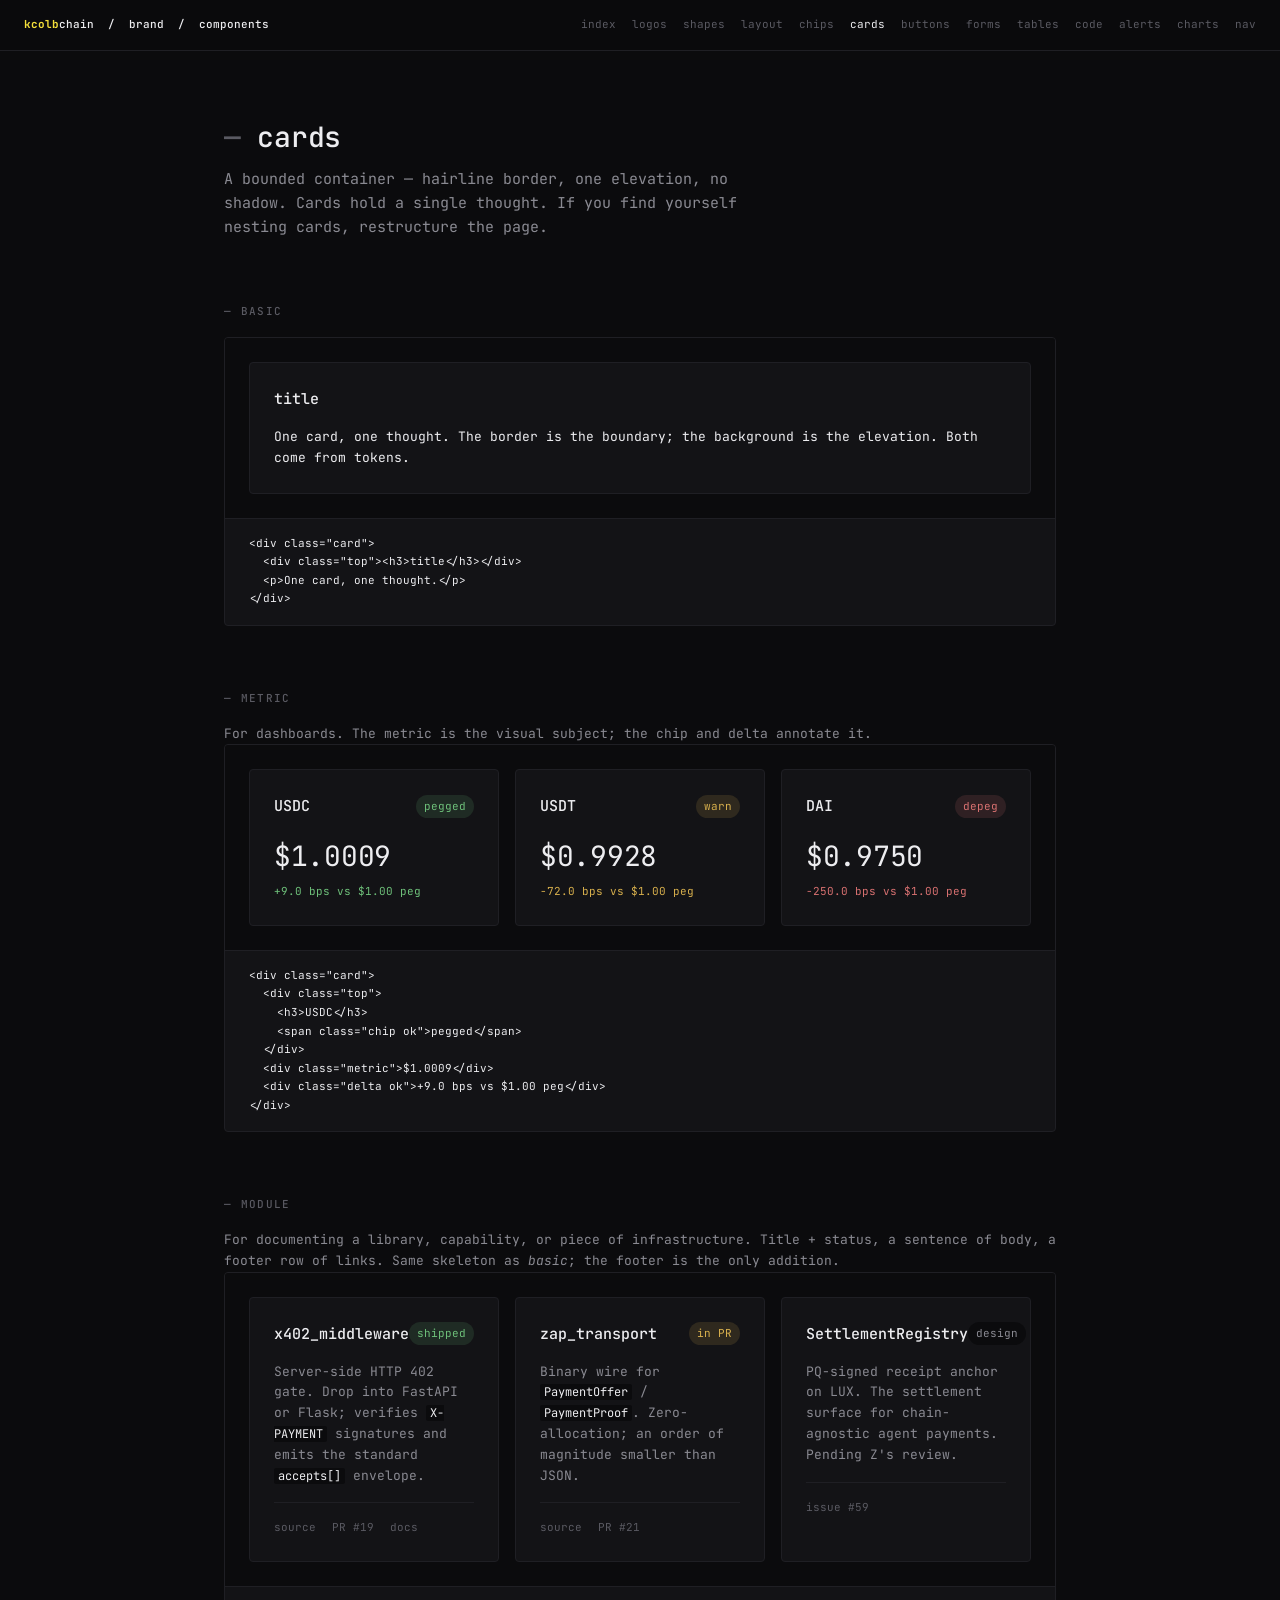
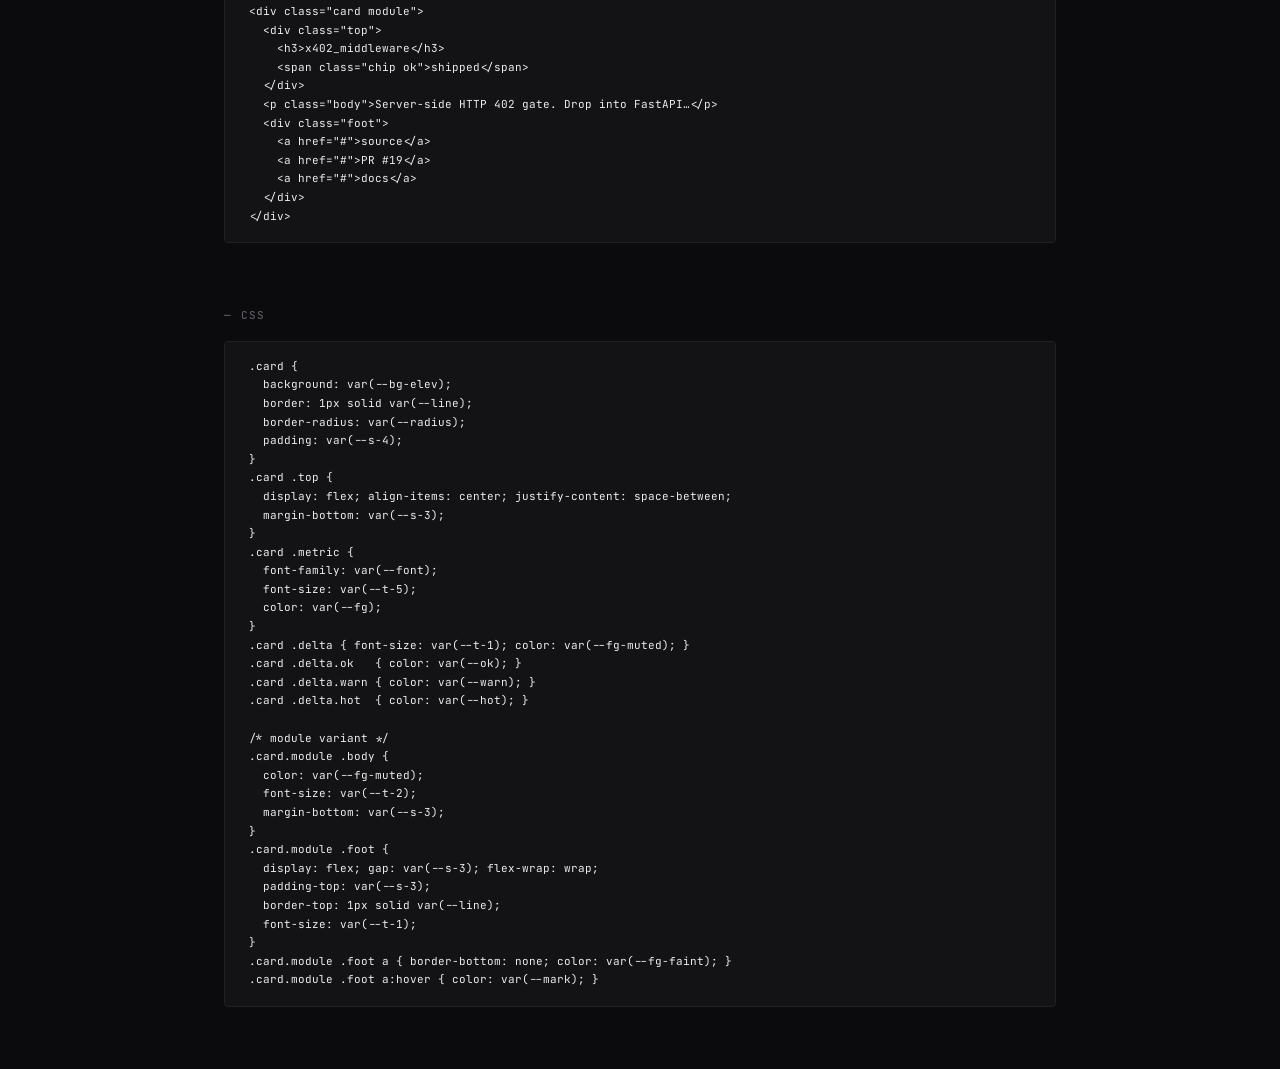
<file: pages/cards.html>
<!doctype html>
<html lang="en">
<head>
  <meta charset="utf-8" />
  <meta name="viewport" content="width=device-width, initial-scale=1" />
  <title>kcolbchain — cards</title>
  <link rel="preconnect" href="https://fonts.googleapis.com" />
  <link rel="preconnect" href="https://fonts.gstatic.com" crossorigin />
  <link href="https://fonts.googleapis.com/css2?family=JetBrains+Mono:wght@400;500;700&display=swap" rel="stylesheet" />
  <link rel="stylesheet" href="../tokens.css" />
  <link rel="stylesheet" href="page.css" />
  <style>
    .card {
      background: var(--bg-elev);
      border: 1px solid var(--line);
      border-radius: var(--radius);
      padding: var(--s-4);
      color: var(--fg);
    }
    .card .top {
      display: flex; align-items: center; justify-content: space-between;
      margin-bottom: var(--s-3);
    }
    .card .top h3 {
      font-family: var(--font);
      font-size: var(--t-3);
      font-weight: 500;
      margin: 0;
    }
    .card .metric {
      font-family: var(--font);
      font-size: var(--t-5);
      letter-spacing: -0.01em;
      color: var(--fg);
      margin: var(--s-1) 0;
    }
    .card .delta {
      font-family: var(--font);
      font-size: var(--t-1);
      color: var(--fg-muted);
    }
    .card .delta.ok   { color: var(--ok); }
    .card .delta.warn { color: var(--warn); }
    .card .delta.hot  { color: var(--hot); }

    /* module variant */
    .card.module .body {
      color: var(--fg-muted);
      font-size: var(--t-2);
      margin: 0 0 var(--s-3);
    }
    .card.module .body code {
      font-family: var(--font);
      color: var(--fg);
      background: var(--bg);
      padding: 0 4px;
      border-radius: 2px;
      font-size: 0.92em;
    }
    .card.module .foot {
      display: flex; gap: var(--s-3); flex-wrap: wrap;
      padding-top: var(--s-3);
      border-top: 1px solid var(--line);
      font-size: var(--t-1);
    }
    .card.module .foot a { border-bottom: none; color: var(--fg-faint); }
    .card.module .foot a:hover { color: var(--mark); }

    /* The same chip rules, scoped to demo cards */
    .chip {
      display: inline-block; padding: 3px 8px; border-radius: 999px;
      background: var(--bg); color: var(--fg-muted);
      font-family: var(--font); font-size: var(--t-1);
    }
    .chip.ok   { background: var(--ok-soft);   color: var(--ok); }
    .chip.warn { background: var(--warn-soft); color: var(--warn); }
    .chip.hot  { background: var(--hot-soft);  color: var(--hot); }

    .grid-3 {
      display: grid;
      grid-template-columns: repeat(auto-fit, minmax(220px, 1fr));
      gap: var(--s-3);
    }
  </style>
</head>
<body>

<header class="kit">
  <a class="wm" href="../"><em>kcolb</em>chain &nbsp;/&nbsp; brand &nbsp;/&nbsp; components</a>
  <nav>
    <a href="index.html">index</a>
    <a href="logos.html">logos</a>
    <a href="shapes.html">shapes</a>
    <a href="layout.html">layout</a>
    <a href="chips.html">chips</a>
    <a href="cards.html" class="here">cards</a>
    <a href="buttons.html">buttons</a>
    <a href="forms.html">forms</a>
    <a href="tables.html">tables</a>
    <a href="code.html">code</a>
    <a href="alerts.html">alerts</a>
    <a href="charts.html">charts</a>
    <a href="nav.html">nav</a>
  </nav>
</header>

<main class="kit">

  <h1>cards</h1>
  <p class="lead">A bounded container — hairline border, one elevation, no shadow. Cards hold a single thought. If you find yourself nesting cards, restructure the page.</p>

  <h2>basic</h2>
  <div class="snippet">
    <div class="render">
      <div class="card">
        <div class="top"><h3>title</h3></div>
        <p>One card, one thought. The border is the boundary; the background is the elevation. Both come from tokens.</p>
      </div>
    </div>
<pre><code>&lt;div class="card"&gt;
  &lt;div class="top"&gt;&lt;h3&gt;title&lt;/h3&gt;&lt;/div&gt;
  &lt;p&gt;One card, one thought.&lt;/p&gt;
&lt;/div&gt;</code></pre>
  </div>

  <h2>metric</h2>
  <p>For dashboards. The metric is the visual subject; the chip and delta annotate it.</p>
  <div class="snippet">
    <div class="render">
      <div class="grid-3">
        <div class="card">
          <div class="top"><h3>USDC</h3><span class="chip ok">pegged</span></div>
          <div class="metric">$1.0009</div>
          <div class="delta ok">+9.0 bps vs $1.00 peg</div>
        </div>
        <div class="card">
          <div class="top"><h3>USDT</h3><span class="chip warn">warn</span></div>
          <div class="metric">$0.9928</div>
          <div class="delta warn">-72.0 bps vs $1.00 peg</div>
        </div>
        <div class="card">
          <div class="top"><h3>DAI</h3><span class="chip hot">depeg</span></div>
          <div class="metric">$0.9750</div>
          <div class="delta hot">-250.0 bps vs $1.00 peg</div>
        </div>
      </div>
    </div>
<pre><code>&lt;div class="card"&gt;
  &lt;div class="top"&gt;
    &lt;h3&gt;USDC&lt;/h3&gt;
    &lt;span class="chip ok"&gt;pegged&lt;/span&gt;
  &lt;/div&gt;
  &lt;div class="metric"&gt;$1.0009&lt;/div&gt;
  &lt;div class="delta ok"&gt;+9.0 bps vs $1.00 peg&lt;/div&gt;
&lt;/div&gt;</code></pre>
  </div>

  <h2>module</h2>
  <p>For documenting a library, capability, or piece of infrastructure. Title + status, a sentence of body, a footer row of links. Same skeleton as <em>basic</em>; the footer is the only addition.</p>
  <div class="snippet">
    <div class="render">
      <div class="grid-3">
        <div class="card module">
          <div class="top">
            <h3>x402_middleware</h3>
            <span class="chip ok">shipped</span>
          </div>
          <p class="body">Server-side HTTP 402 gate. Drop into FastAPI or Flask; verifies <code>X-PAYMENT</code> signatures and emits the standard <code>accepts[]</code> envelope.</p>
          <div class="foot">
            <a href="#">source</a>
            <a href="#">PR #19</a>
            <a href="#">docs</a>
          </div>
        </div>
        <div class="card module">
          <div class="top">
            <h3>zap_transport</h3>
            <span class="chip warn">in PR</span>
          </div>
          <p class="body">Binary wire for <code>PaymentOffer</code> / <code>PaymentProof</code>. Zero-allocation; an order of magnitude smaller than JSON.</p>
          <div class="foot">
            <a href="#">source</a>
            <a href="#">PR #21</a>
          </div>
        </div>
        <div class="card module">
          <div class="top">
            <h3>SettlementRegistry</h3>
            <span class="chip">design</span>
          </div>
          <p class="body">PQ-signed receipt anchor on LUX. The settlement surface for chain-agnostic agent payments. Pending Z's review.</p>
          <div class="foot">
            <a href="#">issue #59</a>
          </div>
        </div>
      </div>
    </div>
<pre><code>&lt;div class="card module"&gt;
  &lt;div class="top"&gt;
    &lt;h3&gt;x402_middleware&lt;/h3&gt;
    &lt;span class="chip ok"&gt;shipped&lt;/span&gt;
  &lt;/div&gt;
  &lt;p class="body"&gt;Server-side HTTP 402 gate. Drop into FastAPI&hellip;&lt;/p&gt;
  &lt;div class="foot"&gt;
    &lt;a href="#"&gt;source&lt;/a&gt;
    &lt;a href="#"&gt;PR #19&lt;/a&gt;
    &lt;a href="#"&gt;docs&lt;/a&gt;
  &lt;/div&gt;
&lt;/div&gt;</code></pre>
  </div>

  <h2>css</h2>
<pre><code>.card {
  background: var(--bg-elev);
  border: 1px solid var(--line);
  border-radius: var(--radius);
  padding: var(--s-4);
}
.card .top {
  display: flex; align-items: center; justify-content: space-between;
  margin-bottom: var(--s-3);
}
.card .metric {
  font-family: var(--font);
  font-size: var(--t-5);
  color: var(--fg);
}
.card .delta { font-size: var(--t-1); color: var(--fg-muted); }
.card .delta.ok   { color: var(--ok); }
.card .delta.warn { color: var(--warn); }
.card .delta.hot  { color: var(--hot); }

/* module variant */
.card.module .body {
  color: var(--fg-muted);
  font-size: var(--t-2);
  margin-bottom: var(--s-3);
}
.card.module .foot {
  display: flex; gap: var(--s-3); flex-wrap: wrap;
  padding-top: var(--s-3);
  border-top: 1px solid var(--line);
  font-size: var(--t-1);
}
.card.module .foot a { border-bottom: none; color: var(--fg-faint); }
.card.module .foot a:hover { color: var(--mark); }</code></pre>

</main>

</body>
</html>
</file>
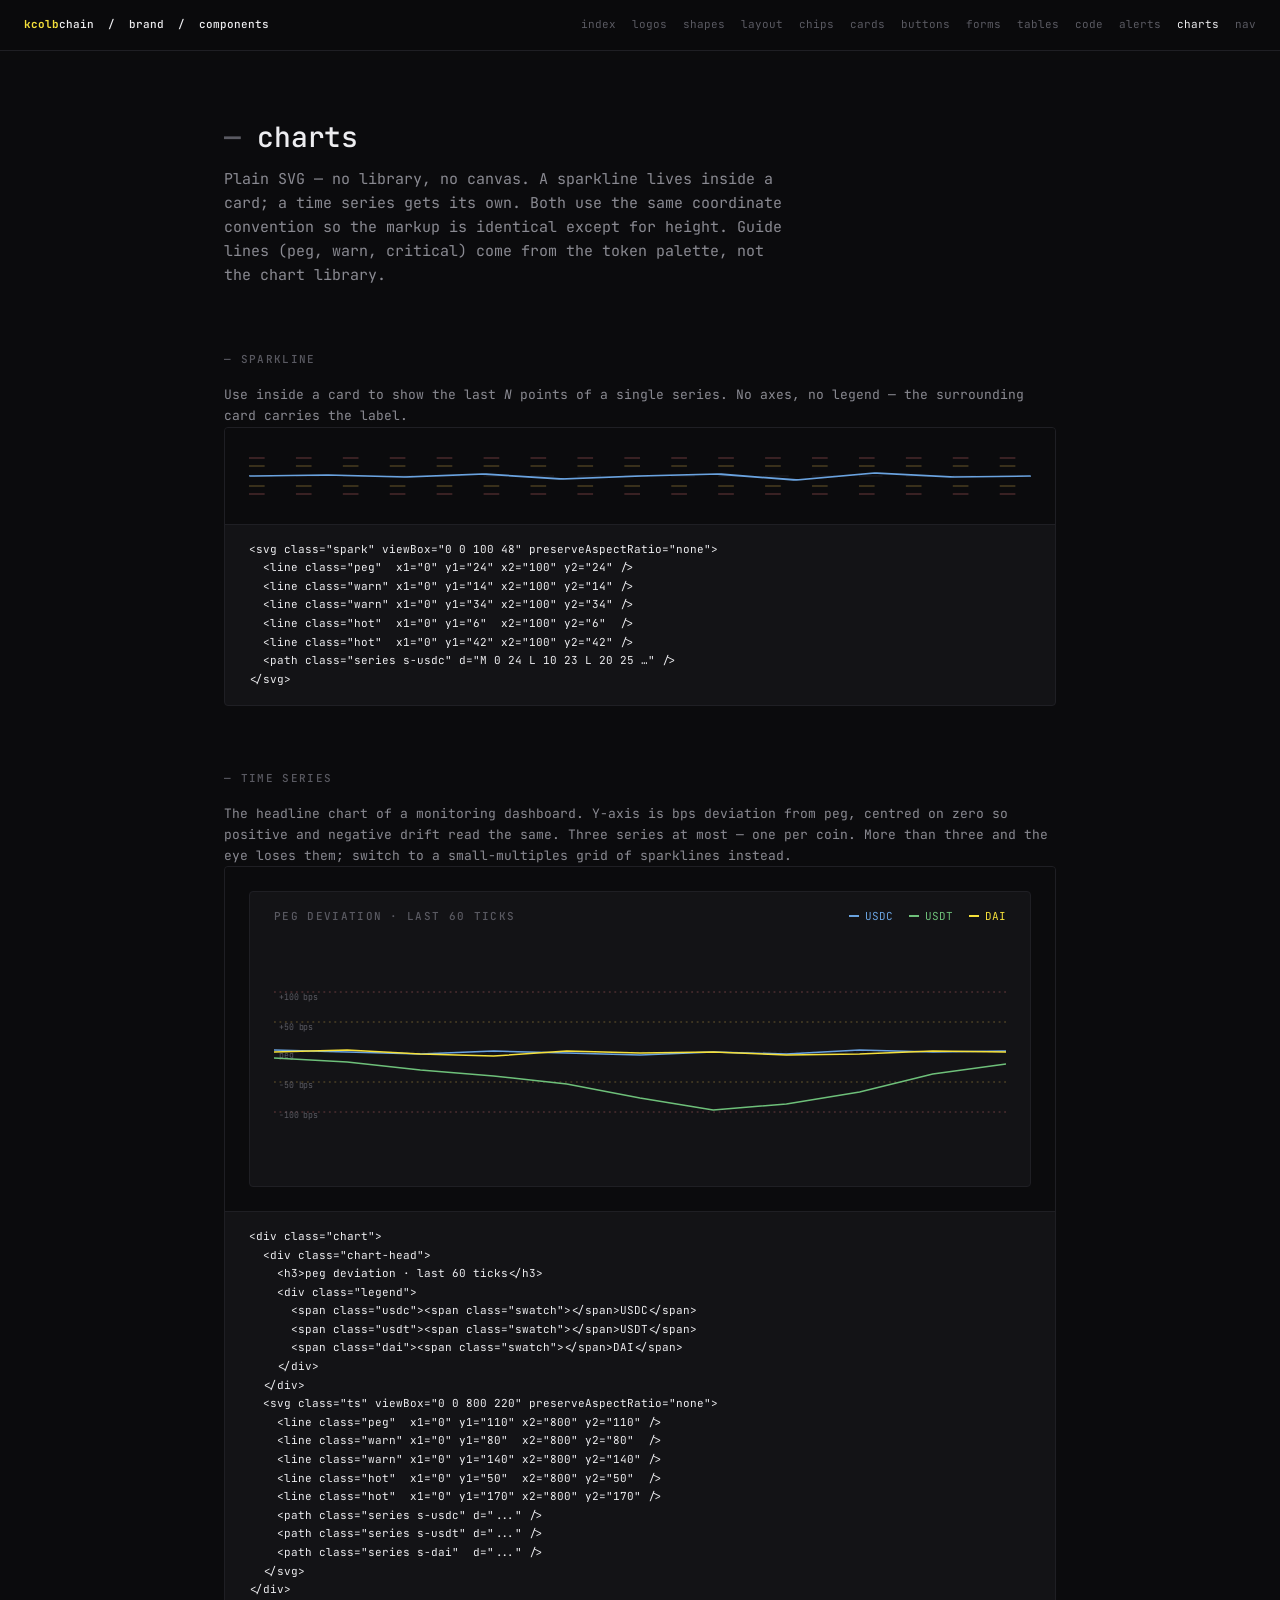
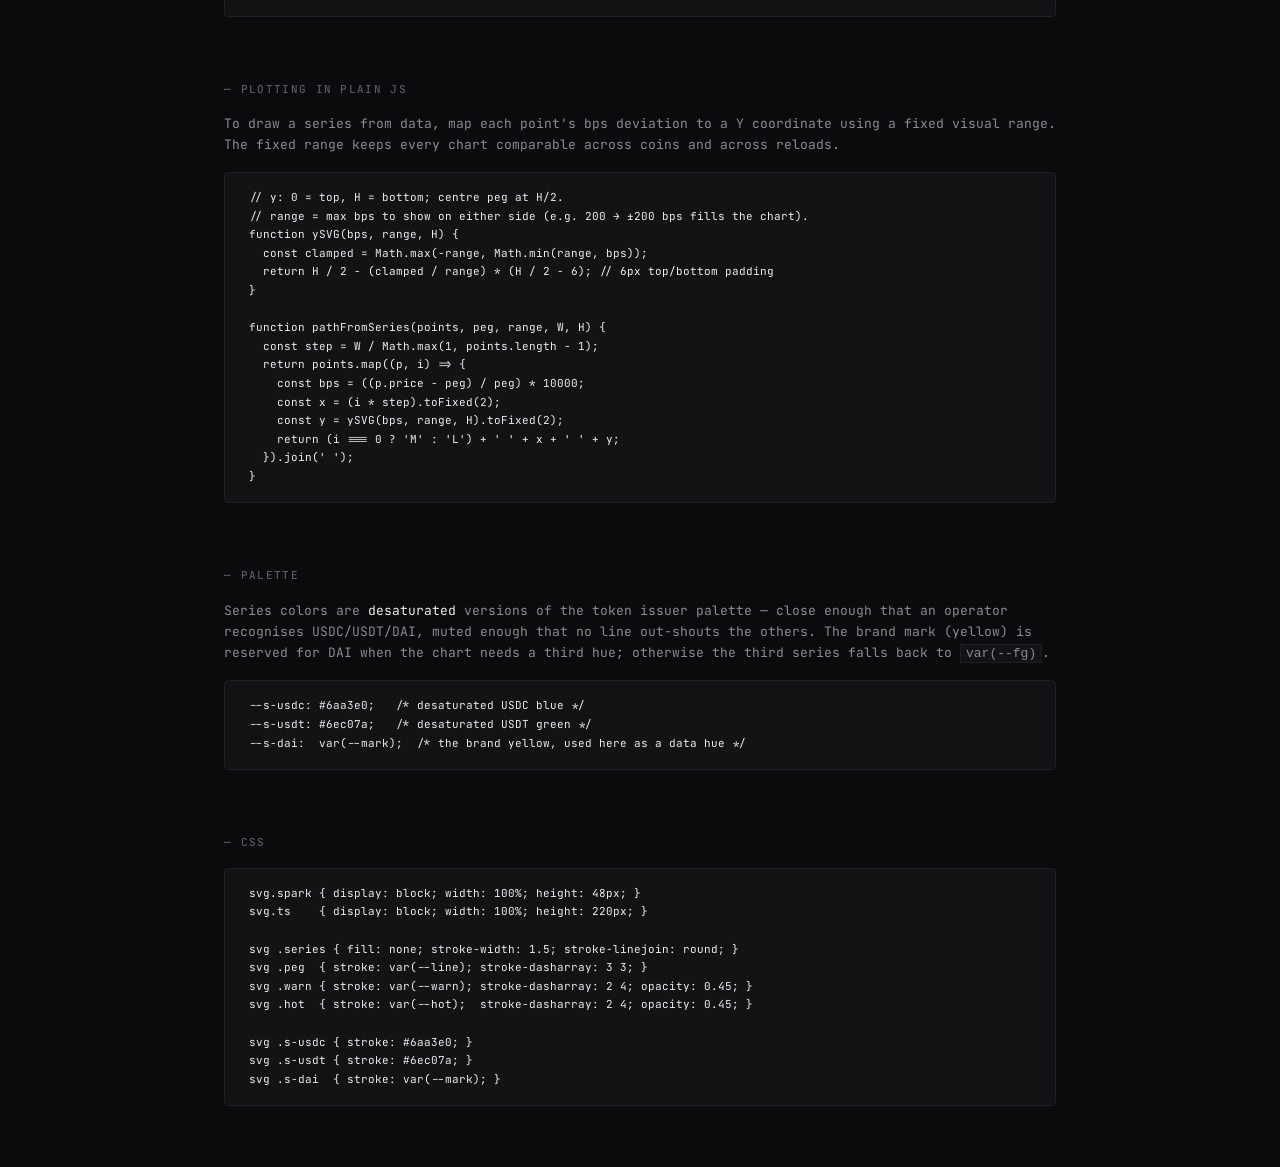
<file: pages/charts.html>
<!doctype html>
<html lang="en">
<head>
  <meta charset="utf-8" />
  <meta name="viewport" content="width=device-width, initial-scale=1" />
  <title>kcolbchain — charts</title>
  <link rel="preconnect" href="https://fonts.googleapis.com" />
  <link rel="preconnect" href="https://fonts.gstatic.com" crossorigin />
  <link href="https://fonts.googleapis.com/css2?family=JetBrains+Mono:wght@400;500;700&display=swap" rel="stylesheet" />
  <link rel="stylesheet" href="../tokens.css" />
  <link rel="stylesheet" href="page.css" />
  <style>
    /* All charts here are plain SVG. No library.
     * Coordinates: viewBox = "0 0 W H"; path uses M/L commands. */

    .chart {
      background: var(--bg-elev);
      border: 1px solid var(--line);
      border-radius: var(--radius);
      padding: var(--s-3) var(--s-4) var(--s-4);
    }
    .chart .chart-head {
      display: flex; justify-content: space-between; align-items: baseline;
      margin-bottom: var(--s-3);
    }
    .chart h3 {
      margin: 0;
      font-size: var(--t-1);
      font-weight: 500;
      text-transform: uppercase;
      letter-spacing: 0.12em;
      color: var(--fg-faint);
    }
    .chart .legend {
      display: flex; gap: var(--s-3);
      font-size: var(--t-1);
      color: var(--fg-muted);
      font-family: var(--font);
    }
    .chart .legend .swatch {
      display: inline-block;
      width: 10px; height: 2px;
      vertical-align: 3px;
      margin-right: 6px;
      background: currentColor;
    }
    .chart .legend .usdc { color: #6aa3e0; }   /* desaturated USDC blue */
    .chart .legend .usdt { color: #6ec07a; }   /* desaturated USDT green */
    .chart .legend .dai  { color: var(--mark); }

    svg.spark {
      display: block;
      width: 100%;
      height: 48px;
    }
    svg.ts {
      display: block;
      width: 100%;
      height: 220px;
    }
    /* Guides — peg at 0, warn band, critical band */
    svg .peg  { stroke: var(--line); stroke-dasharray: 3 3; }
    svg .warn { stroke: var(--warn); stroke-dasharray: 2 4; opacity: 0.45; }
    svg .hot  { stroke: var(--hot);  stroke-dasharray: 2 4; opacity: 0.45; }
    svg .grid { stroke: var(--line); opacity: 0.5; }
    svg .axis-label {
      font-family: var(--font);
      font-size: 9px;
      fill: var(--fg-faint);
    }
    /* Series colors — desaturated to match the brand mood */
    svg .s-usdc { stroke: #6aa3e0; }
    svg .s-usdt { stroke: #6ec07a; }
    svg .s-dai  { stroke: var(--mark); }
    svg .series { fill: none; stroke-width: 1.5; stroke-linejoin: round; }
  </style>
</head>
<body>

<header class="kit">
  <a class="wm" href="../"><em>kcolb</em>chain &nbsp;/&nbsp; brand &nbsp;/&nbsp; components</a>
  <nav>
    <a href="index.html">index</a>
    <a href="logos.html">logos</a>
    <a href="shapes.html">shapes</a>
    <a href="layout.html">layout</a>
    <a href="chips.html">chips</a>
    <a href="cards.html">cards</a>
    <a href="buttons.html">buttons</a>
    <a href="forms.html">forms</a>
    <a href="tables.html">tables</a>
    <a href="code.html">code</a>
    <a href="alerts.html">alerts</a>
    <a href="charts.html" class="here">charts</a>
    <a href="nav.html">nav</a>
  </nav>
</header>

<main class="kit">

  <h1>charts</h1>
  <p class="lead">Plain SVG — no library, no canvas. A sparkline lives inside a card; a time series gets its own. Both use the same coordinate convention so the markup is identical except for height. Guide lines (peg, warn, critical) come from the token palette, not the chart library.</p>

  <h2>sparkline</h2>
  <p>Use inside a card to show the last <em>N</em> points of a single series. No axes, no legend — the surrounding card carries the label.</p>
  <div class="snippet">
    <div class="render">
      <svg class="spark" viewBox="0 0 100 48" preserveAspectRatio="none">
        <line class="peg"  x1="0" y1="24" x2="100" y2="24" />
        <line class="warn" x1="0" y1="14" x2="100" y2="14" />
        <line class="warn" x1="0" y1="34" x2="100" y2="34" />
        <line class="hot"  x1="0" y1="6"  x2="100" y2="6"  />
        <line class="hot"  x1="0" y1="42" x2="100" y2="42" />
        <path class="series s-usdc"
              d="M 0 24 L 10 23 L 20 25 L 30 22 L 40 27 L 50 24 L 60 22 L 70 28 L 80 21 L 90 25 L 100 24" />
      </svg>
    </div>
<pre><code>&lt;svg class="spark" viewBox="0 0 100 48" preserveAspectRatio="none"&gt;
  &lt;line class="peg"  x1="0" y1="24" x2="100" y2="24" /&gt;
  &lt;line class="warn" x1="0" y1="14" x2="100" y2="14" /&gt;
  &lt;line class="warn" x1="0" y1="34" x2="100" y2="34" /&gt;
  &lt;line class="hot"  x1="0" y1="6"  x2="100" y2="6"  /&gt;
  &lt;line class="hot"  x1="0" y1="42" x2="100" y2="42" /&gt;
  &lt;path class="series s-usdc" d="M 0 24 L 10 23 L 20 25 …" /&gt;
&lt;/svg&gt;</code></pre>
  </div>

  <h2>time series</h2>
  <p>The headline chart of a monitoring dashboard. Y-axis is bps deviation from peg, centred on zero so positive and negative drift read the same. Three series at most — one per coin. More than three and the eye loses them; switch to a small-multiples grid of sparklines instead.</p>
  <div class="snippet">
    <div class="render">
      <div class="chart">
        <div class="chart-head">
          <h3>peg deviation · last 60 ticks</h3>
          <div class="legend">
            <span class="usdc"><span class="swatch"></span>USDC</span>
            <span class="usdt"><span class="swatch"></span>USDT</span>
            <span class="dai"><span class="swatch"></span>DAI</span>
          </div>
        </div>
        <svg class="ts" viewBox="0 0 800 220" preserveAspectRatio="none">
          <!-- horizontal guides: peg=110, ±warn=80/140, ±crit=50/170 -->
          <line class="hot"  x1="0" y1="50"  x2="800" y2="50"  />
          <line class="warn" x1="0" y1="80"  x2="800" y2="80"  />
          <line class="peg"  x1="0" y1="110" x2="800" y2="110" />
          <line class="warn" x1="0" y1="140" x2="800" y2="140" />
          <line class="hot"  x1="0" y1="170" x2="800" y2="170" />

          <text class="axis-label" x="6" y="58"  >+100 bps</text>
          <text class="axis-label" x="6" y="88"  >+50 bps</text>
          <text class="axis-label" x="6" y="116" >peg</text>
          <text class="axis-label" x="6" y="146" >-50 bps</text>
          <text class="axis-label" x="6" y="176" >-100 bps</text>

          <!-- example data — pre-computed M/L for clarity in the snippet -->
          <path class="series s-usdc"
                d="M 0 108 L 80 110 L 160 112 L 240 109 L 320 111 L 400 113 L 480 110 L 560 112 L 640 108 L 720 110 L 800 109" />
          <path class="series s-usdt"
                d="M 0 116 L 80 120 L 160 128 L 240 134 L 320 142 L 400 156 L 480 168 L 560 162 L 640 150 L 720 132 L 800 122" />
          <path class="series s-dai"
                d="M 0 110 L 80 108 L 160 112 L 240 114 L 320 109 L 400 111 L 480 110 L 560 113 L 640 112 L 720 109 L 800 110" />
        </svg>
      </div>
    </div>
<pre><code>&lt;div class="chart"&gt;
  &lt;div class="chart-head"&gt;
    &lt;h3&gt;peg deviation · last 60 ticks&lt;/h3&gt;
    &lt;div class="legend"&gt;
      &lt;span class="usdc"&gt;&lt;span class="swatch"&gt;&lt;/span&gt;USDC&lt;/span&gt;
      &lt;span class="usdt"&gt;&lt;span class="swatch"&gt;&lt;/span&gt;USDT&lt;/span&gt;
      &lt;span class="dai"&gt;&lt;span class="swatch"&gt;&lt;/span&gt;DAI&lt;/span&gt;
    &lt;/div&gt;
  &lt;/div&gt;
  &lt;svg class="ts" viewBox="0 0 800 220" preserveAspectRatio="none"&gt;
    &lt;line class="peg"  x1="0" y1="110" x2="800" y2="110" /&gt;
    &lt;line class="warn" x1="0" y1="80"  x2="800" y2="80"  /&gt;
    &lt;line class="warn" x1="0" y1="140" x2="800" y2="140" /&gt;
    &lt;line class="hot"  x1="0" y1="50"  x2="800" y2="50"  /&gt;
    &lt;line class="hot"  x1="0" y1="170" x2="800" y2="170" /&gt;
    &lt;path class="series s-usdc" d="..." /&gt;
    &lt;path class="series s-usdt" d="..." /&gt;
    &lt;path class="series s-dai"  d="..." /&gt;
  &lt;/svg&gt;
&lt;/div&gt;</code></pre>
  </div>

  <h2>plotting in plain JS</h2>
  <p>To draw a series from data, map each point's bps deviation to a Y coordinate using a fixed visual range. The fixed range keeps every chart comparable across coins and across reloads.</p>
<pre><code>// y: 0 = top, H = bottom; centre peg at H/2.
// range = max bps to show on either side (e.g. 200 → ±200 bps fills the chart).
function ySVG(bps, range, H) {
  const clamped = Math.max(-range, Math.min(range, bps));
  return H / 2 - (clamped / range) * (H / 2 - 6); // 6px top/bottom padding
}

function pathFromSeries(points, peg, range, W, H) {
  const step = W / Math.max(1, points.length - 1);
  return points.map((p, i) =&gt; {
    const bps = ((p.price - peg) / peg) * 10000;
    const x = (i * step).toFixed(2);
    const y = ySVG(bps, range, H).toFixed(2);
    return (i === 0 ? 'M' : 'L') + ' ' + x + ' ' + y;
  }).join(' ');
}</code></pre>

  <h2>palette</h2>
  <p>Series colors are <span class="fg">desaturated</span> versions of the token issuer palette — close enough that an operator recognises USDC/USDT/DAI, muted enough that no line out-shouts the others. The brand mark (yellow) is reserved for DAI when the chart needs a third hue; otherwise the third series falls back to <code class="inline" style="background:var(--bg-elev);border:1px solid var(--line);padding:1px 5px">var(--fg)</code>.</p>
<pre><code>--s-usdc: #6aa3e0;   /* desaturated USDC blue */
--s-usdt: #6ec07a;   /* desaturated USDT green */
--s-dai:  var(--mark);  /* the brand yellow, used here as a data hue */</code></pre>

  <h2>css</h2>
<pre><code>svg.spark { display: block; width: 100%; height: 48px; }
svg.ts    { display: block; width: 100%; height: 220px; }

svg .series { fill: none; stroke-width: 1.5; stroke-linejoin: round; }
svg .peg  { stroke: var(--line); stroke-dasharray: 3 3; }
svg .warn { stroke: var(--warn); stroke-dasharray: 2 4; opacity: 0.45; }
svg .hot  { stroke: var(--hot);  stroke-dasharray: 2 4; opacity: 0.45; }

svg .s-usdc { stroke: #6aa3e0; }
svg .s-usdt { stroke: #6ec07a; }
svg .s-dai  { stroke: var(--mark); }</code></pre>

</main>

</body>
</html>
</file>
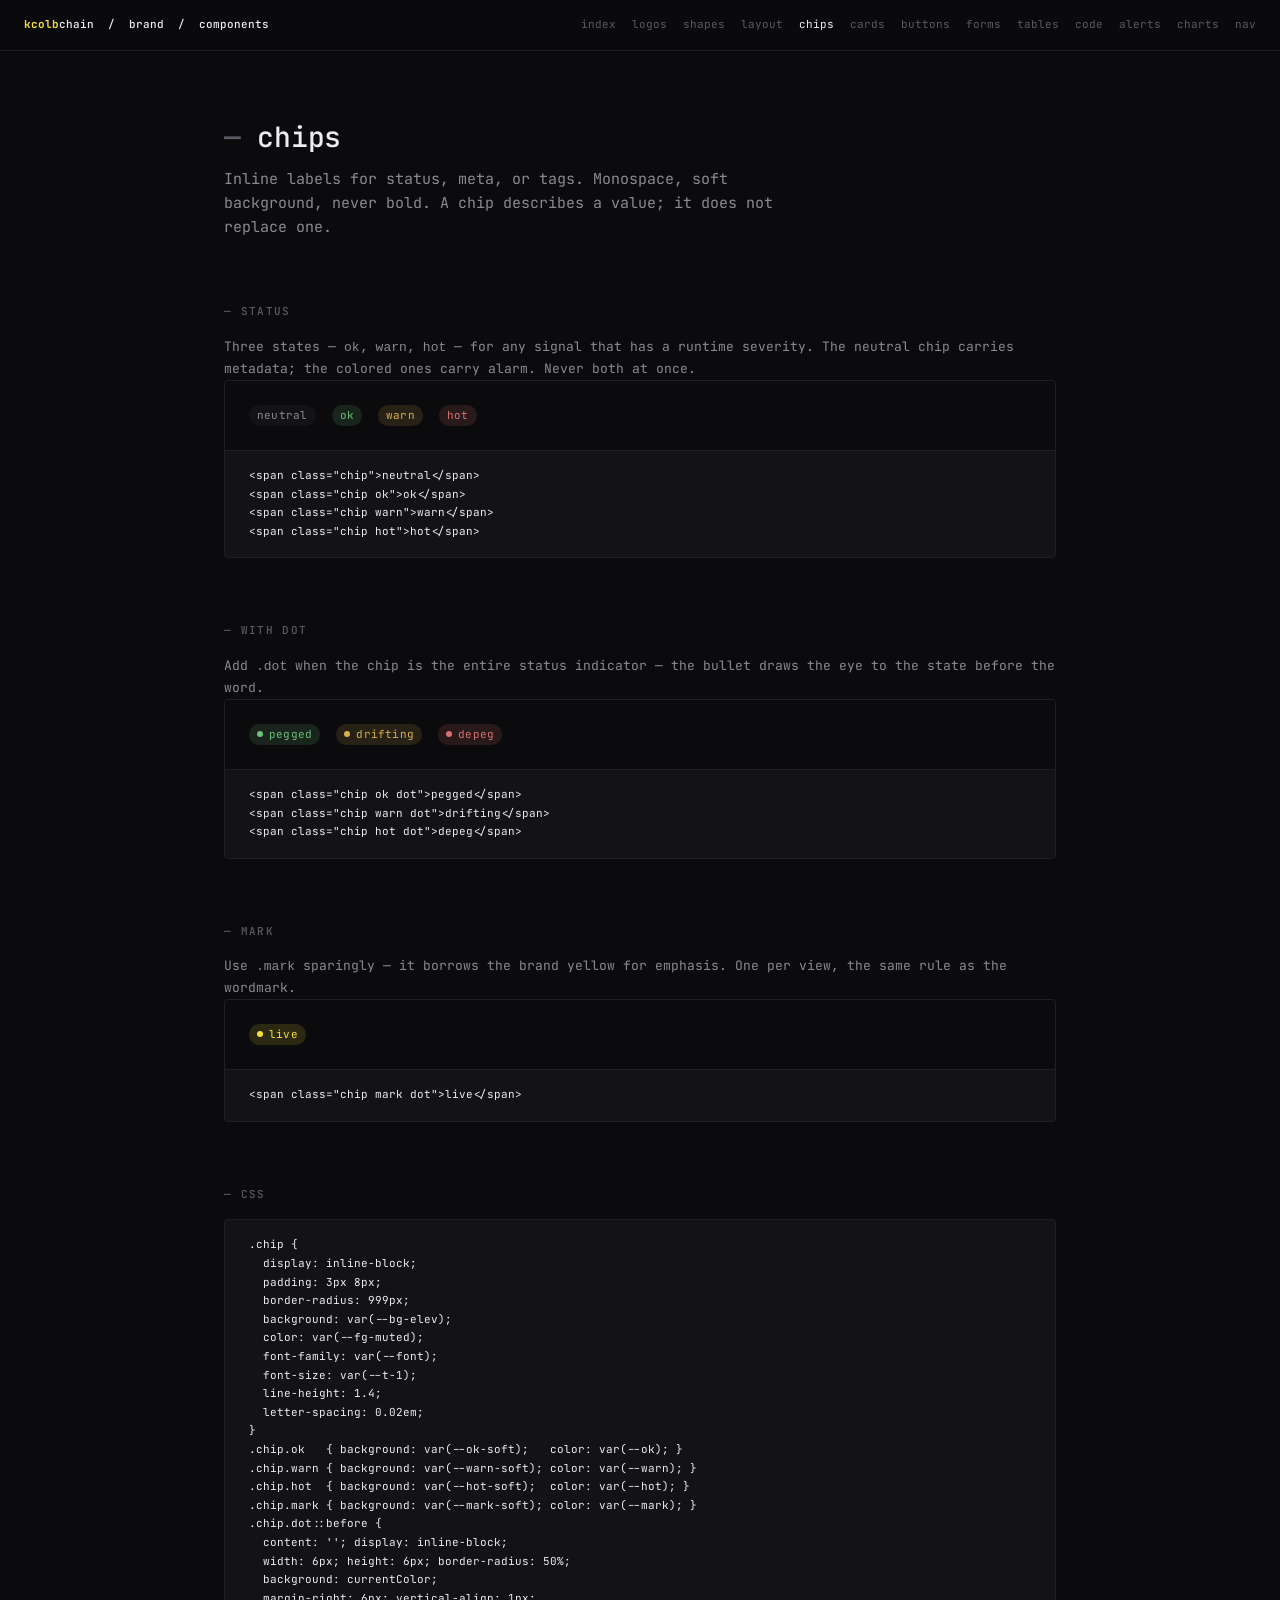
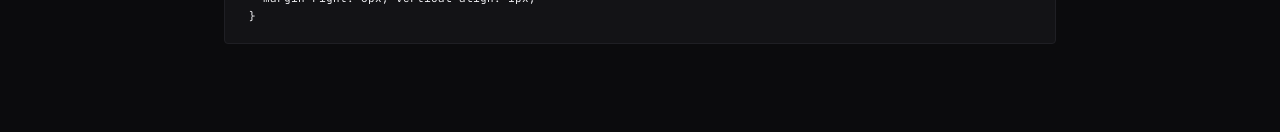
<file: pages/chips.html>
<!doctype html>
<html lang="en">
<head>
  <meta charset="utf-8" />
  <meta name="viewport" content="width=device-width, initial-scale=1" />
  <title>kcolbchain — chips</title>
  <link rel="preconnect" href="https://fonts.googleapis.com" />
  <link rel="preconnect" href="https://fonts.gstatic.com" crossorigin />
  <link href="https://fonts.googleapis.com/css2?family=JetBrains+Mono:wght@400;500;700&display=swap" rel="stylesheet" />
  <link rel="stylesheet" href="../tokens.css" />
  <link rel="stylesheet" href="page.css" />
  <style>
    /* The chip — status, meta, or tag.
     * One height, monospace, soft background so it labels without shouting. */
    .chip {
      display: inline-block;
      padding: 3px 8px;
      border-radius: 999px;
      background: var(--bg-elev);
      color: var(--fg-muted);
      font-family: var(--font);
      font-size: var(--t-1);
      line-height: 1.4;
      letter-spacing: 0.02em;
    }
    .chip.ok   { background: var(--ok-soft);   color: var(--ok); }
    .chip.warn { background: var(--warn-soft); color: var(--warn); }
    .chip.hot  { background: var(--hot-soft);  color: var(--hot); }
    .chip.mark { background: var(--mark-soft); color: var(--mark); }
    .chip.dot::before {
      content: '';
      display: inline-block;
      width: 6px; height: 6px;
      border-radius: 50%;
      background: currentColor;
      margin-right: 6px;
      vertical-align: 1px;
    }
  </style>
</head>
<body>

<header class="kit">
  <a class="wm" href="../"><em>kcolb</em>chain &nbsp;/&nbsp; brand &nbsp;/&nbsp; components</a>
  <nav>
    <a href="index.html">index</a>
    <a href="logos.html">logos</a>
    <a href="shapes.html">shapes</a>
    <a href="layout.html">layout</a>
    <a href="chips.html" class="here">chips</a>
    <a href="cards.html">cards</a>
    <a href="buttons.html">buttons</a>
    <a href="forms.html">forms</a>
    <a href="tables.html">tables</a>
    <a href="code.html">code</a>
    <a href="alerts.html">alerts</a>
    <a href="charts.html">charts</a>
    <a href="nav.html">nav</a>
  </nav>
</header>

<main class="kit">

  <h1>chips</h1>
  <p class="lead">Inline labels for status, meta, or tags. Monospace, soft background, never bold. A chip describes a value; it does not replace one.</p>

  <h2>status</h2>
  <p>Three states — <code>ok</code>, <code>warn</code>, <code>hot</code> — for any signal that has a runtime severity. The neutral chip carries metadata; the colored ones carry alarm. Never both at once.</p>
  <div class="snippet">
    <div class="render row">
      <span class="chip">neutral</span>
      <span class="chip ok">ok</span>
      <span class="chip warn">warn</span>
      <span class="chip hot">hot</span>
    </div>
<pre><code>&lt;span class="chip"&gt;neutral&lt;/span&gt;
&lt;span class="chip ok"&gt;ok&lt;/span&gt;
&lt;span class="chip warn"&gt;warn&lt;/span&gt;
&lt;span class="chip hot"&gt;hot&lt;/span&gt;</code></pre>
  </div>

  <h2>with dot</h2>
  <p>Add <code>.dot</code> when the chip is the entire status indicator — the bullet draws the eye to the state before the word.</p>
  <div class="snippet">
    <div class="render row">
      <span class="chip ok dot">pegged</span>
      <span class="chip warn dot">drifting</span>
      <span class="chip hot dot">depeg</span>
    </div>
<pre><code>&lt;span class="chip ok dot"&gt;pegged&lt;/span&gt;
&lt;span class="chip warn dot"&gt;drifting&lt;/span&gt;
&lt;span class="chip hot dot"&gt;depeg&lt;/span&gt;</code></pre>
  </div>

  <h2>mark</h2>
  <p>Use <code>.mark</code> sparingly — it borrows the brand yellow for emphasis. One per view, the same rule as the wordmark.</p>
  <div class="snippet">
    <div class="render row">
      <span class="chip mark dot">live</span>
    </div>
<pre><code>&lt;span class="chip mark dot"&gt;live&lt;/span&gt;</code></pre>
  </div>

  <h2>css</h2>
<pre><code>.chip {
  display: inline-block;
  padding: 3px 8px;
  border-radius: 999px;
  background: var(--bg-elev);
  color: var(--fg-muted);
  font-family: var(--font);
  font-size: var(--t-1);
  line-height: 1.4;
  letter-spacing: 0.02em;
}
.chip.ok   { background: var(--ok-soft);   color: var(--ok); }
.chip.warn { background: var(--warn-soft); color: var(--warn); }
.chip.hot  { background: var(--hot-soft);  color: var(--hot); }
.chip.mark { background: var(--mark-soft); color: var(--mark); }
.chip.dot::before {
  content: ''; display: inline-block;
  width: 6px; height: 6px; border-radius: 50%;
  background: currentColor;
  margin-right: 6px; vertical-align: 1px;
}</code></pre>

</main>

</body>
</html>
</file>
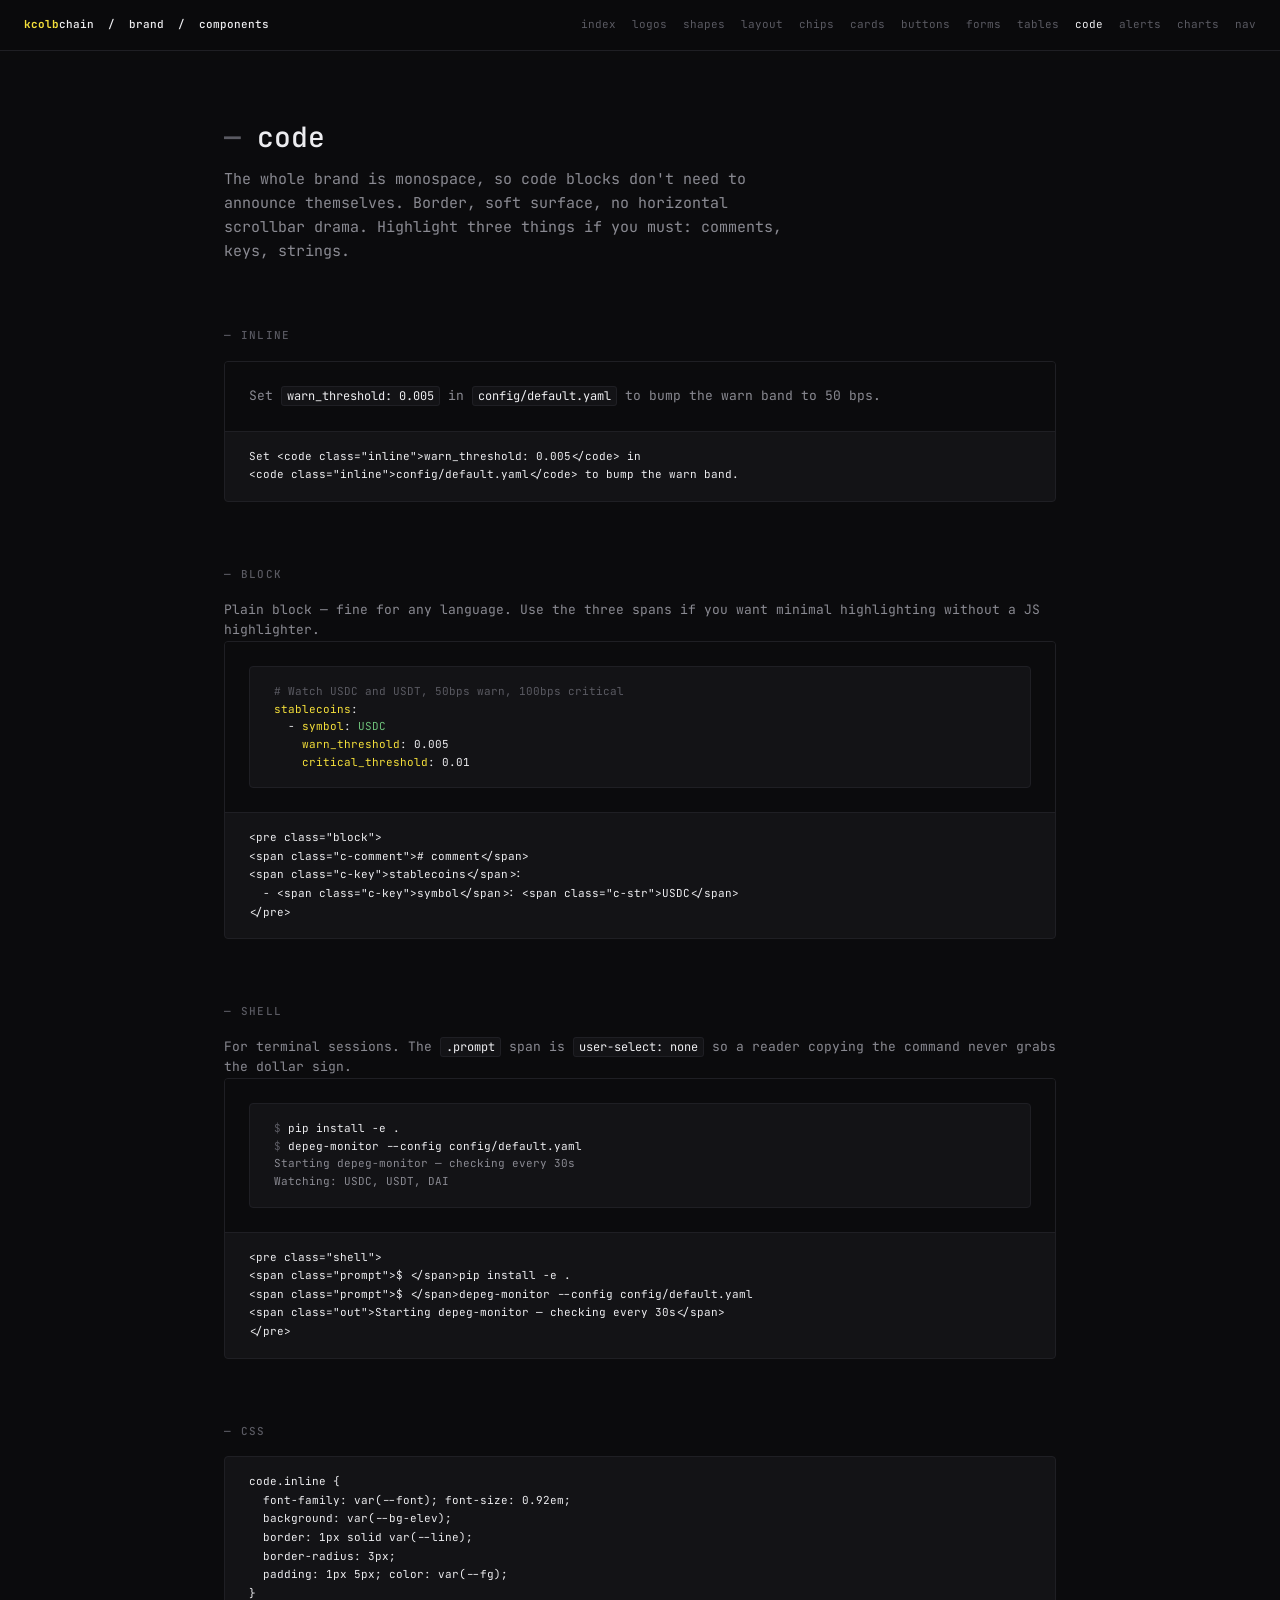
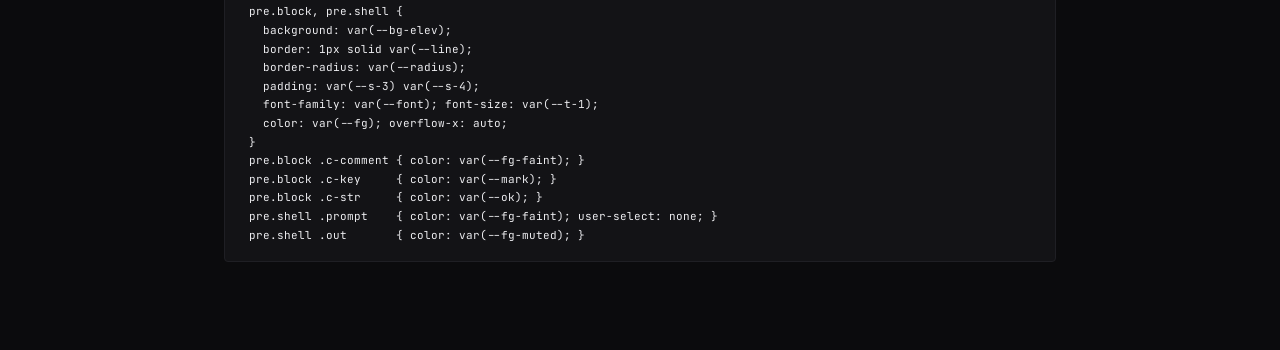
<file: pages/code.html>
<!doctype html>
<html lang="en">
<head>
  <meta charset="utf-8" />
  <meta name="viewport" content="width=device-width, initial-scale=1" />
  <title>kcolbchain — code</title>
  <link rel="preconnect" href="https://fonts.googleapis.com" />
  <link rel="preconnect" href="https://fonts.gstatic.com" crossorigin />
  <link href="https://fonts.googleapis.com/css2?family=JetBrains+Mono:wght@400;500;700&display=swap" rel="stylesheet" />
  <link rel="stylesheet" href="../tokens.css" />
  <link rel="stylesheet" href="page.css" />
  <style>
    /* Inline code */
    code.inline {
      font-family: var(--font);
      font-size: 0.92em;
      background: var(--bg-elev);
      border: 1px solid var(--line);
      border-radius: 3px;
      padding: 1px 5px;
      color: var(--fg);
    }

    /* Block code */
    pre.block {
      margin: 0;
      background: var(--bg-elev);
      border: 1px solid var(--line);
      border-radius: var(--radius);
      padding: var(--s-3) var(--s-4);
      font-family: var(--font);
      font-size: var(--t-1);
      color: var(--fg);
      overflow-x: auto;
    }
    pre.block .c-comment { color: var(--fg-faint); }
    pre.block .c-key     { color: var(--mark); }
    pre.block .c-str     { color: var(--ok); }

    /* Shell prompt */
    pre.shell {
      margin: 0;
      background: var(--bg-elev);
      border: 1px solid var(--line);
      border-radius: var(--radius);
      padding: var(--s-3) var(--s-4);
      font-family: var(--font);
      font-size: var(--t-1);
      color: var(--fg);
      overflow-x: auto;
    }
    pre.shell .prompt { color: var(--fg-faint); user-select: none; }
    pre.shell .out    { color: var(--fg-muted); }
  </style>
</head>
<body>

<header class="kit">
  <a class="wm" href="../"><em>kcolb</em>chain &nbsp;/&nbsp; brand &nbsp;/&nbsp; components</a>
  <nav>
    <a href="index.html">index</a>
    <a href="logos.html">logos</a>
    <a href="shapes.html">shapes</a>
    <a href="layout.html">layout</a>
    <a href="chips.html">chips</a>
    <a href="cards.html">cards</a>
    <a href="buttons.html">buttons</a>
    <a href="forms.html">forms</a>
    <a href="tables.html">tables</a>
    <a href="code.html" class="here">code</a>
    <a href="alerts.html">alerts</a>
    <a href="charts.html">charts</a>
    <a href="nav.html">nav</a>
  </nav>
</header>

<main class="kit">

  <h1>code</h1>
  <p class="lead">The whole brand is monospace, so code blocks don't need to announce themselves. Border, soft surface, no horizontal scrollbar drama. Highlight three things if you must: comments, keys, strings.</p>

  <h2>inline</h2>
  <div class="snippet">
    <div class="render">
      <p>Set <code class="inline">warn_threshold: 0.005</code> in <code class="inline">config/default.yaml</code> to bump the warn band to 50 bps.</p>
    </div>
<pre><code>Set &lt;code class="inline"&gt;warn_threshold: 0.005&lt;/code&gt; in
&lt;code class="inline"&gt;config/default.yaml&lt;/code&gt; to bump the warn band.</code></pre>
  </div>

  <h2>block</h2>
  <p>Plain block — fine for any language. Use the three spans if you want minimal highlighting without a JS highlighter.</p>
  <div class="snippet">
    <div class="render">
<pre class="block"><span class="c-comment"># Watch USDC and USDT, 50bps warn, 100bps critical</span>
<span class="c-key">stablecoins</span>:
  - <span class="c-key">symbol</span>: <span class="c-str">USDC</span>
    <span class="c-key">warn_threshold</span>: 0.005
    <span class="c-key">critical_threshold</span>: 0.01</pre>
    </div>
<pre><code>&lt;pre class="block"&gt;
&lt;span class="c-comment"&gt;# comment&lt;/span&gt;
&lt;span class="c-key"&gt;stablecoins&lt;/span&gt;:
  - &lt;span class="c-key"&gt;symbol&lt;/span&gt;: &lt;span class="c-str"&gt;USDC&lt;/span&gt;
&lt;/pre&gt;</code></pre>
  </div>

  <h2>shell</h2>
  <p>For terminal sessions. The <code class="inline">.prompt</code> span is <code class="inline">user-select: none</code> so a reader copying the command never grabs the dollar sign.</p>
  <div class="snippet">
    <div class="render">
<pre class="shell"><span class="prompt">$ </span>pip install -e .
<span class="prompt">$ </span>depeg-monitor --config config/default.yaml
<span class="out">Starting depeg-monitor — checking every 30s
Watching: USDC, USDT, DAI</span></pre>
    </div>
<pre><code>&lt;pre class="shell"&gt;
&lt;span class="prompt"&gt;$ &lt;/span&gt;pip install -e .
&lt;span class="prompt"&gt;$ &lt;/span&gt;depeg-monitor --config config/default.yaml
&lt;span class="out"&gt;Starting depeg-monitor — checking every 30s&lt;/span&gt;
&lt;/pre&gt;</code></pre>
  </div>

  <h2>css</h2>
<pre><code>code.inline {
  font-family: var(--font); font-size: 0.92em;
  background: var(--bg-elev);
  border: 1px solid var(--line);
  border-radius: 3px;
  padding: 1px 5px; color: var(--fg);
}
pre.block, pre.shell {
  background: var(--bg-elev);
  border: 1px solid var(--line);
  border-radius: var(--radius);
  padding: var(--s-3) var(--s-4);
  font-family: var(--font); font-size: var(--t-1);
  color: var(--fg); overflow-x: auto;
}
pre.block .c-comment { color: var(--fg-faint); }
pre.block .c-key     { color: var(--mark); }
pre.block .c-str     { color: var(--ok); }
pre.shell .prompt    { color: var(--fg-faint); user-select: none; }
pre.shell .out       { color: var(--fg-muted); }</code></pre>

</main>

</body>
</html>
</file>
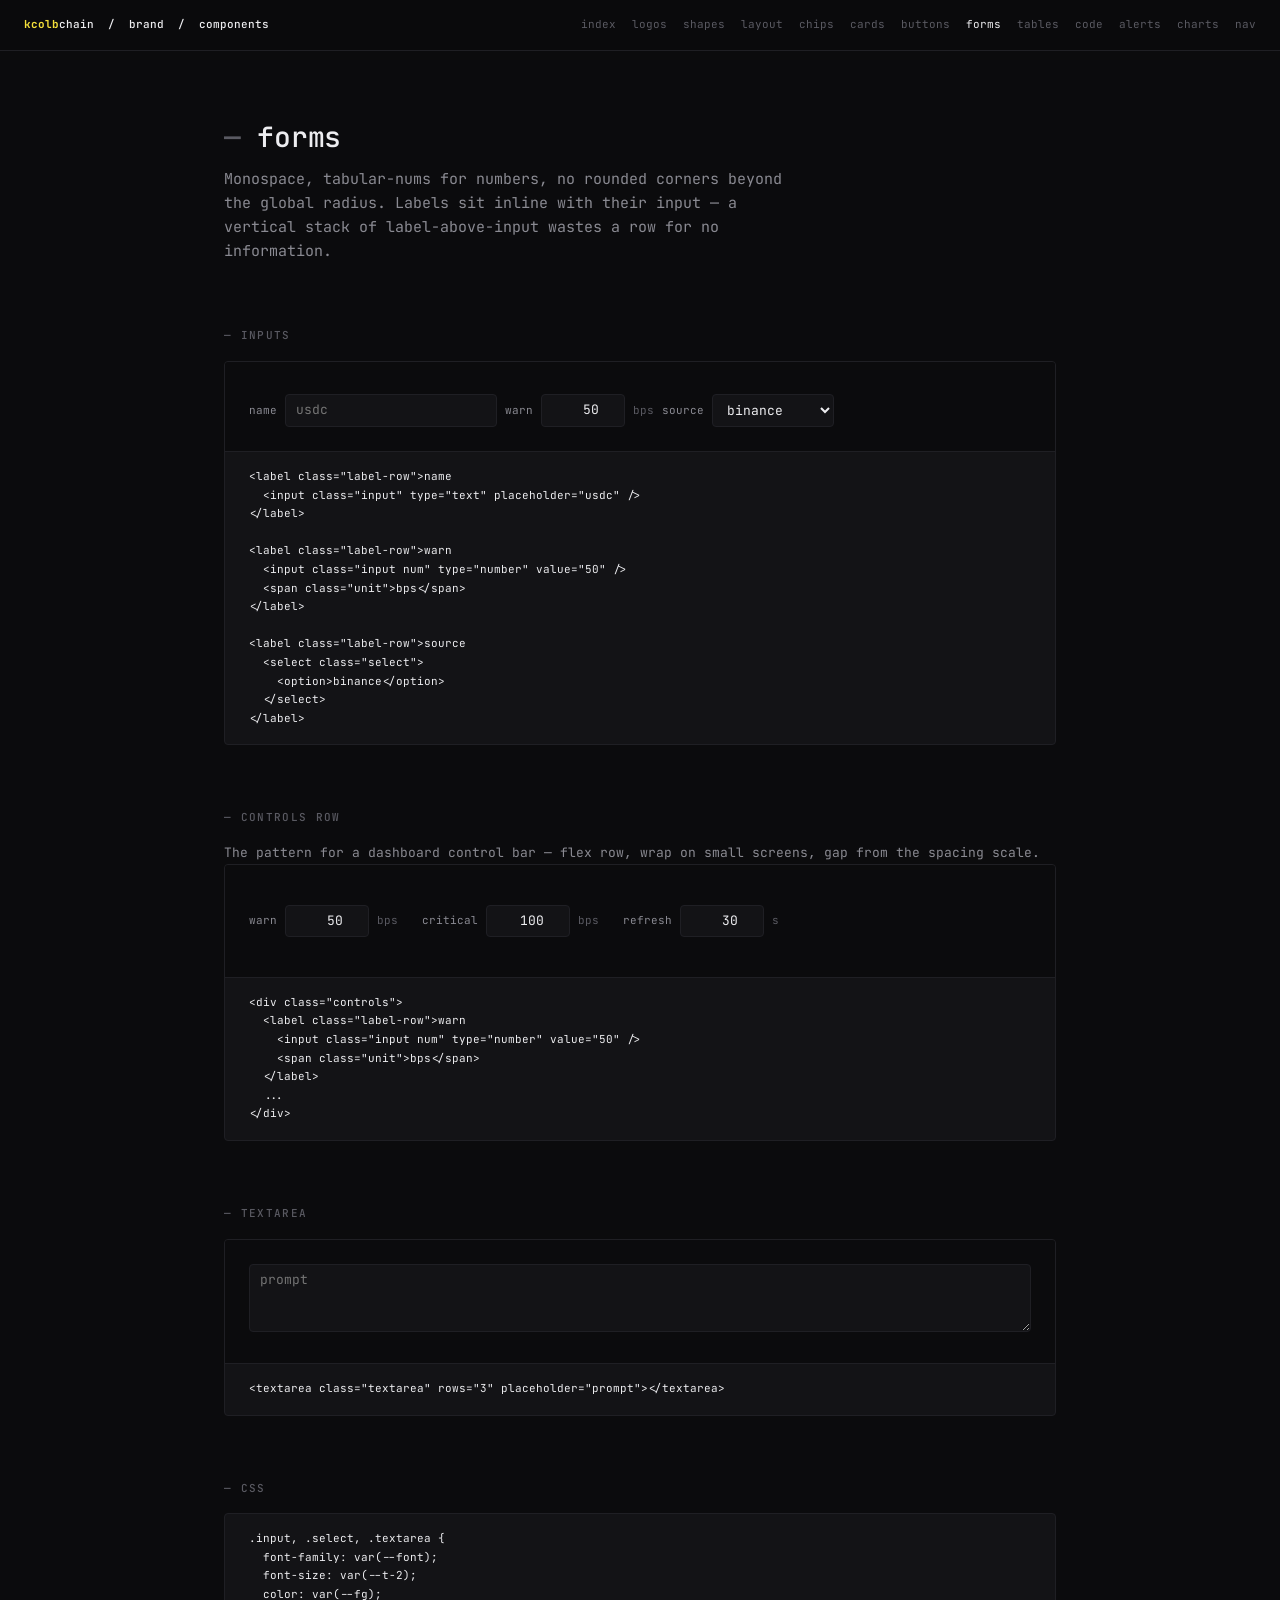
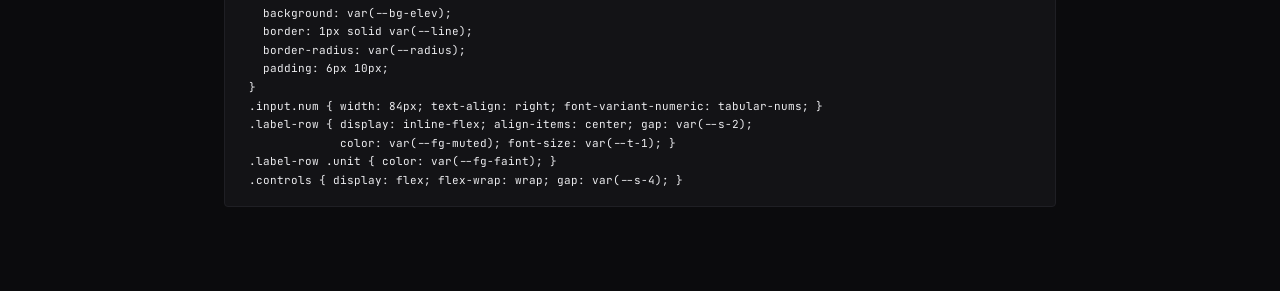
<file: pages/forms.html>
<!doctype html>
<html lang="en">
<head>
  <meta charset="utf-8" />
  <meta name="viewport" content="width=device-width, initial-scale=1" />
  <title>kcolbchain — forms</title>
  <link rel="preconnect" href="https://fonts.googleapis.com" />
  <link rel="preconnect" href="https://fonts.gstatic.com" crossorigin />
  <link href="https://fonts.googleapis.com/css2?family=JetBrains+Mono:wght@400;500;700&display=swap" rel="stylesheet" />
  <link rel="stylesheet" href="../tokens.css" />
  <link rel="stylesheet" href="page.css" />
  <style>
    .input, .select, .textarea {
      font-family: var(--font);
      font-size: var(--t-2);
      color: var(--fg);
      background: var(--bg-elev);
      border: 1px solid var(--line);
      border-radius: var(--radius);
      padding: 6px 10px;
      line-height: 1.4;
    }
    .input:focus, .select:focus, .textarea:focus {
      outline: none;
      border-color: var(--fg-muted);
    }
    .input.num { width: 84px; text-align: right; font-variant-numeric: tabular-nums; }

    /* Label row — used in dashboards and config bars */
    .label-row {
      display: inline-flex;
      align-items: center;
      gap: var(--s-2);
      color: var(--fg-muted);
      font-size: var(--t-1);
    }
    .label-row .unit { color: var(--fg-faint); }

    .controls {
      display: flex; flex-wrap: wrap; gap: var(--s-4);
      align-items: center;
      padding: var(--s-3) 0;
    }
  </style>
</head>
<body>

<header class="kit">
  <a class="wm" href="../"><em>kcolb</em>chain &nbsp;/&nbsp; brand &nbsp;/&nbsp; components</a>
  <nav>
    <a href="index.html">index</a>
    <a href="logos.html">logos</a>
    <a href="shapes.html">shapes</a>
    <a href="layout.html">layout</a>
    <a href="chips.html">chips</a>
    <a href="cards.html">cards</a>
    <a href="buttons.html">buttons</a>
    <a href="forms.html" class="here">forms</a>
    <a href="tables.html">tables</a>
    <a href="code.html">code</a>
    <a href="alerts.html">alerts</a>
    <a href="charts.html">charts</a>
    <a href="nav.html">nav</a>
  </nav>
</header>

<main class="kit">

  <h1>forms</h1>
  <p class="lead">Monospace, tabular-nums for numbers, no rounded corners beyond the global radius. Labels sit inline with their input — a vertical stack of label-above-input wastes a row for no information.</p>

  <h2>inputs</h2>
  <div class="snippet">
    <div class="render flow">
      <label class="label-row">name <input class="input" type="text" placeholder="usdc" /></label>
      <label class="label-row">warn <input class="input num" type="number" value="50" /> <span class="unit">bps</span></label>
      <label class="label-row">source
        <select class="select">
          <option>binance</option>
          <option>coinbase</option>
          <option>uniswap_v3</option>
          <option>curve</option>
        </select>
      </label>
    </div>
<pre><code>&lt;label class="label-row"&gt;name
  &lt;input class="input" type="text" placeholder="usdc" /&gt;
&lt;/label&gt;

&lt;label class="label-row"&gt;warn
  &lt;input class="input num" type="number" value="50" /&gt;
  &lt;span class="unit"&gt;bps&lt;/span&gt;
&lt;/label&gt;

&lt;label class="label-row"&gt;source
  &lt;select class="select"&gt;
    &lt;option&gt;binance&lt;/option&gt;
  &lt;/select&gt;
&lt;/label&gt;</code></pre>
  </div>

  <h2>controls row</h2>
  <p>The pattern for a dashboard control bar — flex row, wrap on small screens, gap from the spacing scale.</p>
  <div class="snippet">
    <div class="render">
      <div class="controls">
        <label class="label-row">warn <input class="input num" type="number" value="50" /> <span class="unit">bps</span></label>
        <label class="label-row">critical <input class="input num" type="number" value="100" /> <span class="unit">bps</span></label>
        <label class="label-row">refresh <input class="input num" type="number" value="30" /> <span class="unit">s</span></label>
      </div>
    </div>
<pre><code>&lt;div class="controls"&gt;
  &lt;label class="label-row"&gt;warn
    &lt;input class="input num" type="number" value="50" /&gt;
    &lt;span class="unit"&gt;bps&lt;/span&gt;
  &lt;/label&gt;
  ...
&lt;/div&gt;</code></pre>
  </div>

  <h2>textarea</h2>
  <div class="snippet">
    <div class="render">
      <textarea class="textarea" rows="3" style="width:100%" placeholder="prompt"></textarea>
    </div>
<pre><code>&lt;textarea class="textarea" rows="3" placeholder="prompt"&gt;&lt;/textarea&gt;</code></pre>
  </div>

  <h2>css</h2>
<pre><code>.input, .select, .textarea {
  font-family: var(--font);
  font-size: var(--t-2);
  color: var(--fg);
  background: var(--bg-elev);
  border: 1px solid var(--line);
  border-radius: var(--radius);
  padding: 6px 10px;
}
.input.num { width: 84px; text-align: right; font-variant-numeric: tabular-nums; }
.label-row { display: inline-flex; align-items: center; gap: var(--s-2);
             color: var(--fg-muted); font-size: var(--t-1); }
.label-row .unit { color: var(--fg-faint); }
.controls { display: flex; flex-wrap: wrap; gap: var(--s-4); }</code></pre>

</main>

</body>
</html>
</file>
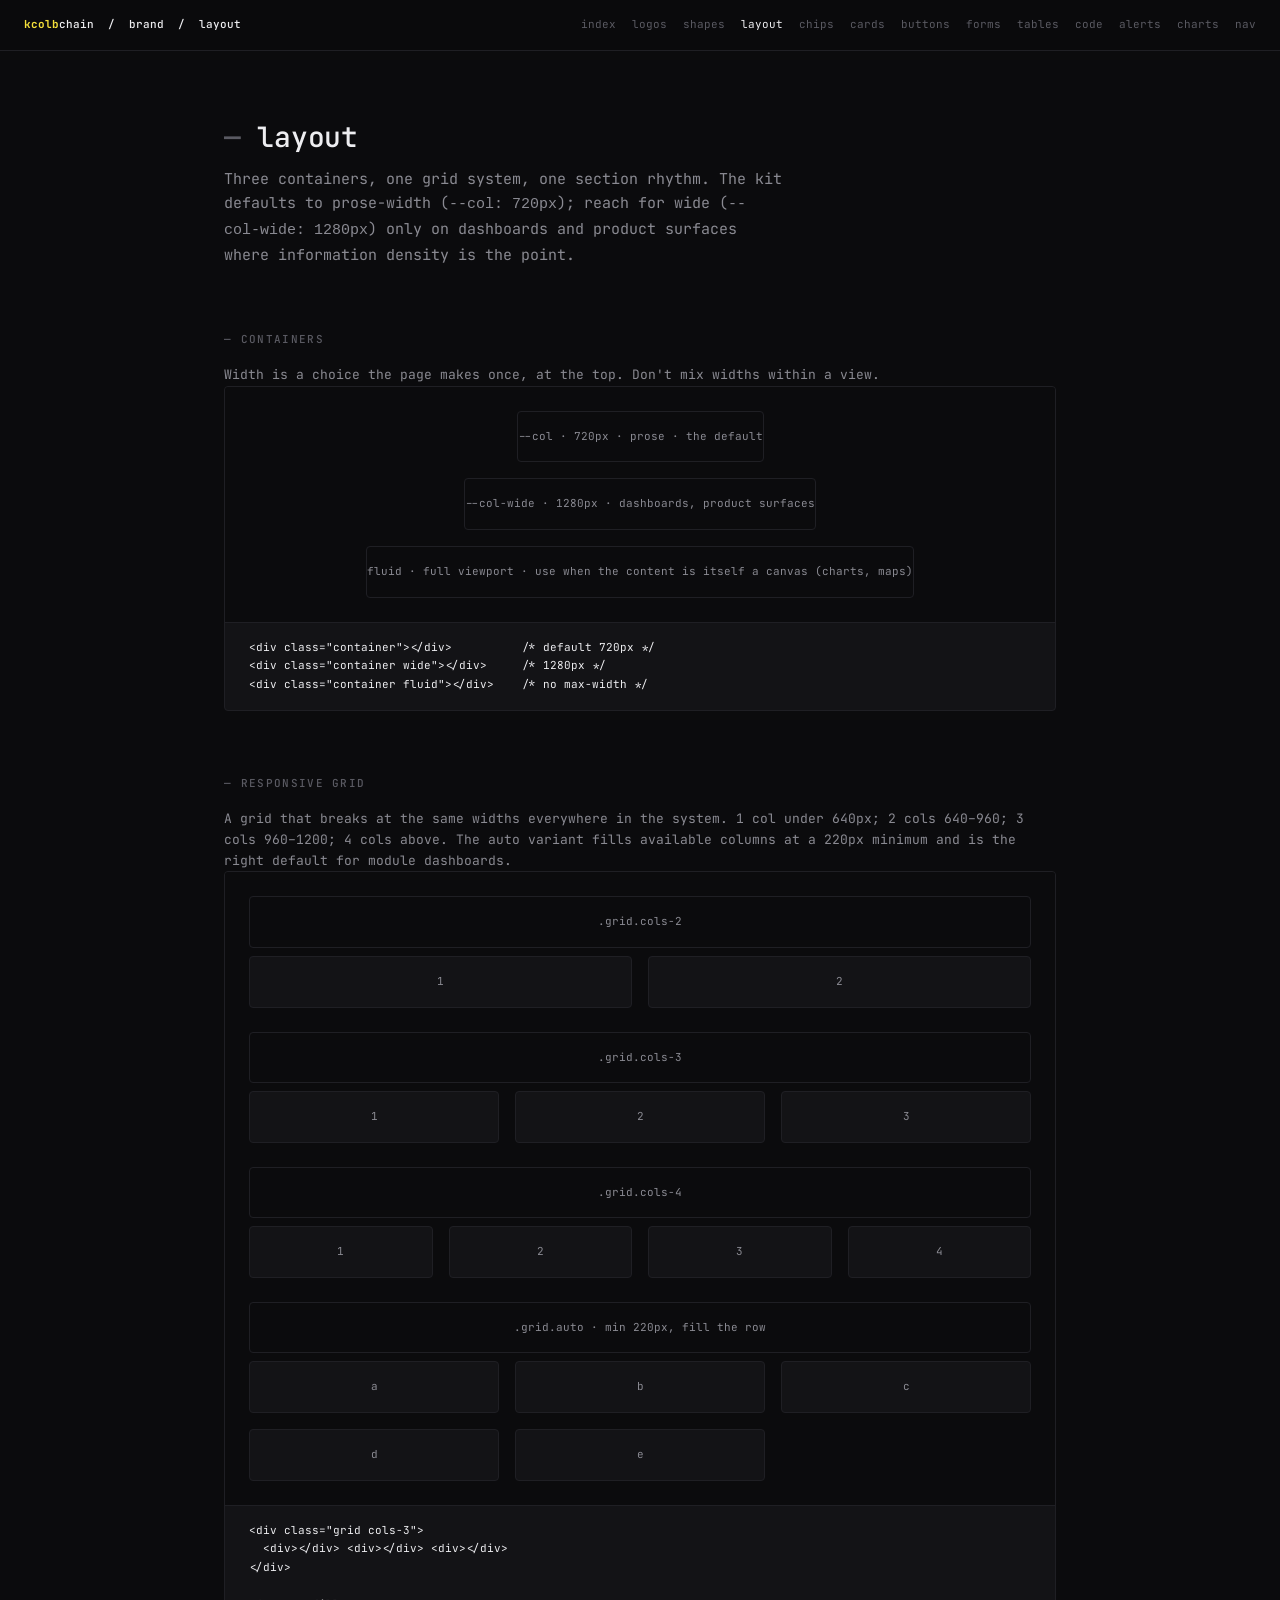
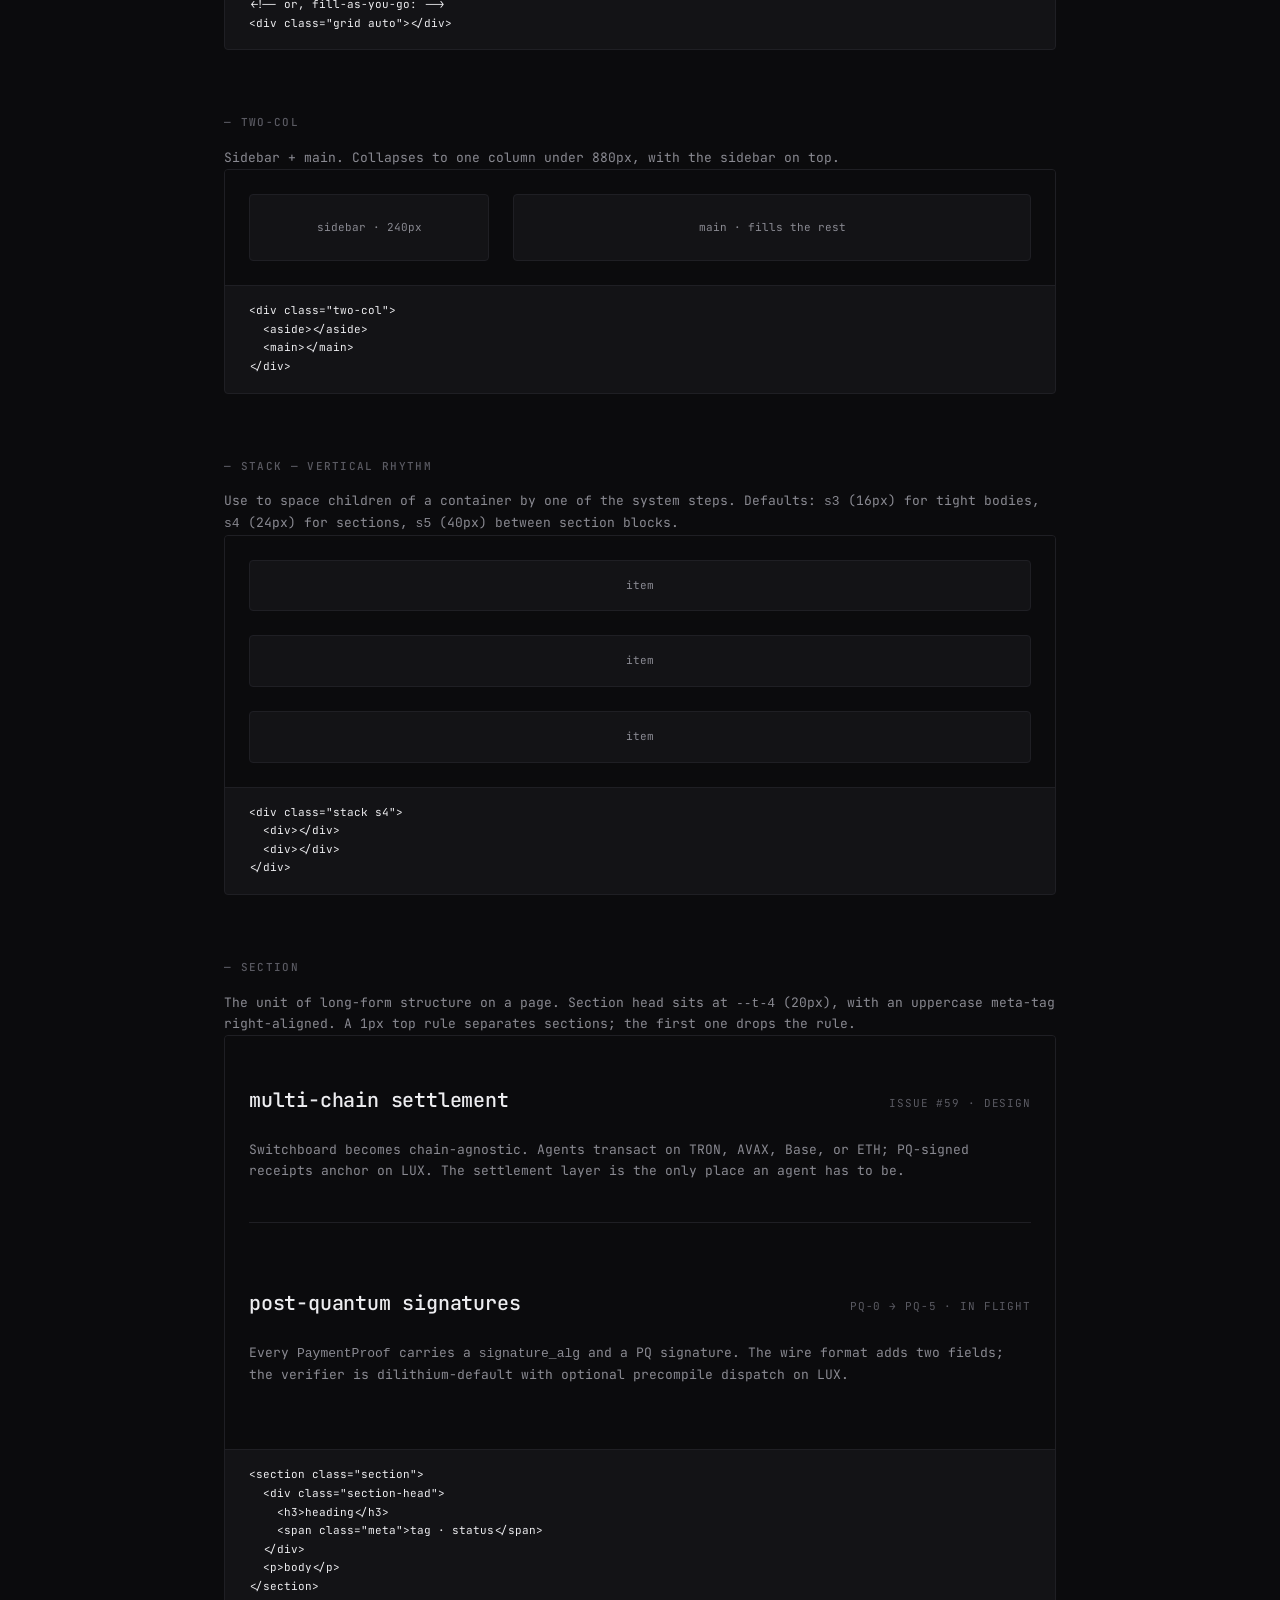
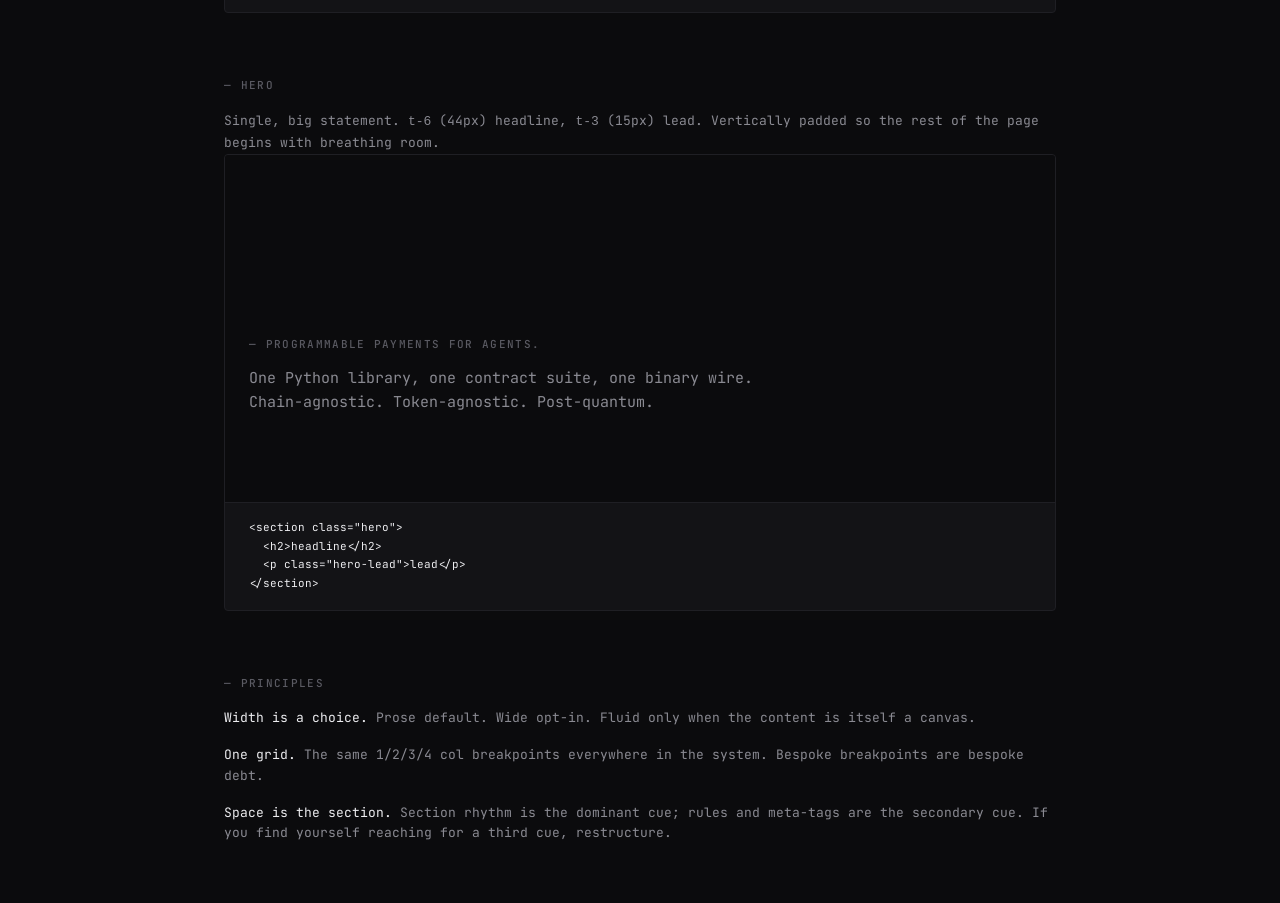
<file: pages/layout.html>
<!doctype html>
<html lang="en">
<head>
  <meta charset="utf-8" />
  <meta name="viewport" content="width=device-width, initial-scale=1" />
  <title>kcolbchain — layout</title>
  <link rel="preconnect" href="https://fonts.googleapis.com" />
  <link rel="preconnect" href="https://fonts.gstatic.com" crossorigin />
  <link href="https://fonts.googleapis.com/css2?family=JetBrains+Mono:wght@400;500;700&display=swap" rel="stylesheet" />
  <link rel="stylesheet" href="../tokens.css" />
  <link rel="stylesheet" href="page.css" />
  <style>
    /* Container — narrow (default) vs wide vs fluid */
    .container {
      max-width: var(--col);
      margin: 0 auto;
      padding: 0 var(--s-3);
    }
    .container.wide  { max-width: var(--col-wide); }
    .container.fluid { max-width: none; }

    .demo-container {
      background: var(--bg);
      border: 1px solid var(--line);
      border-radius: var(--radius);
      padding: var(--s-3) 0;
      color: var(--fg-muted);
      font-size: var(--t-1);
      text-align: center;
    }

    /* Grid — dashboard responsive */
    .grid {
      display: grid;
      gap: var(--s-3);
      grid-template-columns: 1fr;
    }
    @media (min-width: 640px) {
      .grid.cols-2 { grid-template-columns: repeat(2, 1fr); }
      .grid.cols-3 { grid-template-columns: repeat(2, 1fr); }
      .grid.cols-4 { grid-template-columns: repeat(2, 1fr); }
    }
    @media (min-width: 960px) {
      .grid.cols-3 { grid-template-columns: repeat(3, 1fr); }
      .grid.cols-4 { grid-template-columns: repeat(3, 1fr); }
    }
    @media (min-width: 1200px) {
      .grid.cols-4 { grid-template-columns: repeat(4, 1fr); }
    }
    .grid.auto {
      grid-template-columns: repeat(auto-fit, minmax(220px, 1fr));
    }

    /* Two-col — sidebar + main */
    .two-col {
      display: grid;
      gap: var(--s-4);
      grid-template-columns: 1fr;
    }
    @media (min-width: 880px) {
      .two-col { grid-template-columns: 240px 1fr; }
    }

    /* Stack — vertical rhythm of section blocks */
    .stack { display: flex; flex-direction: column; }
    .stack.s3 > * + * { margin-top: var(--s-3); }
    .stack.s4 > * + * { margin-top: var(--s-4); }
    .stack.s5 > * + * { margin-top: var(--s-5); }
    .stack.s6 > * + * { margin-top: var(--s-6); }

    /* Section — heading + body, vertical rhythm with optional rule */
    .section {
      padding: var(--s-6) 0 var(--s-5);
      border-top: 1px solid var(--line);
    }
    .section:first-child { border-top: none; padding-top: var(--s-4); }
    .section .section-head {
      display: flex; justify-content: space-between; align-items: baseline; gap: var(--s-3);
      margin-bottom: var(--s-4);
      flex-wrap: wrap;
    }
    .section .section-head h3 {
      font-family: var(--font);
      font-size: var(--t-4);
      font-weight: 500;
      color: var(--fg);
      letter-spacing: -0.01em;
      margin: 0;
    }
    .section .section-head .meta {
      font-family: var(--font);
      font-size: var(--t-1);
      color: var(--fg-faint);
      text-transform: uppercase;
      letter-spacing: 0.08em;
    }

    /* Demo cell */
    .cell {
      background: var(--bg-elev);
      border: 1px solid var(--line);
      border-radius: var(--radius);
      padding: var(--s-3);
      color: var(--fg-muted);
      font-family: var(--font);
      font-size: var(--t-1);
      text-align: center;
    }

    /* Hero — large heading + lead, with optional dot-grid behind */
    .hero {
      padding: var(--s-7) 0 var(--s-6);
      position: relative;
    }
    .hero h2 {
      font-size: var(--t-6);
      font-weight: 500;
      color: var(--fg);
      letter-spacing: -0.02em;
      line-height: 1.05;
      margin: 0 0 var(--s-3);
      text-transform: none;
    }
    .hero h2::before { content: none; }
    .hero .hero-lead {
      font-size: var(--t-3);
      color: var(--fg-muted);
      max-width: 56ch;
    }

    @media (max-width: 600px) {
      .hero { padding: var(--s-5) 0 var(--s-4); }
      .hero h2 { font-size: var(--t-5); }
    }
  </style>
</head>
<body>

<header class="kit">
  <a class="wm" href="../"><em>kcolb</em>chain &nbsp;/&nbsp; brand &nbsp;/&nbsp; layout</a>
  <nav>
    <a href="index.html">index</a>
    <a href="logos.html">logos</a>
    <a href="shapes.html">shapes</a>
    <a href="layout.html" class="here">layout</a>
    <a href="chips.html">chips</a>
    <a href="cards.html">cards</a>
    <a href="buttons.html">buttons</a>
    <a href="forms.html">forms</a>
    <a href="tables.html">tables</a>
    <a href="code.html">code</a>
    <a href="alerts.html">alerts</a>
    <a href="charts.html">charts</a>
    <a href="nav.html">nav</a>
  </nav>
</header>

<main class="kit">

  <h1>layout</h1>
  <p class="lead">Three containers, one grid system, one section rhythm. The kit defaults to prose-width (<code>--col: 720px</code>); reach for wide (<code>--col-wide: 1280px</code>) only on dashboards and product surfaces where information density is the point.</p>

  <h2>containers</h2>
  <p>Width is a choice the page makes once, at the top. Don't mix widths within a view.</p>
  <div class="snippet">
    <div class="render stack s3">
      <div class="container"><div class="demo-container">--col · 720px · prose · the default</div></div>
      <div class="container wide"><div class="demo-container">--col-wide · 1280px · dashboards, product surfaces</div></div>
      <div class="container fluid"><div class="demo-container">fluid · full viewport · use when the content is itself a canvas (charts, maps)</div></div>
    </div>
<pre><code>&lt;div class="container"&gt;&lt;/div&gt;          /* default 720px */
&lt;div class="container wide"&gt;&lt;/div&gt;     /* 1280px */
&lt;div class="container fluid"&gt;&lt;/div&gt;    /* no max-width */</code></pre>
  </div>

  <h2>responsive grid</h2>
  <p>A grid that breaks at the same widths everywhere in the system. 1 col under 640px; 2 cols 640–960; 3 cols 960–1200; 4 cols above. The auto variant fills available columns at a 220px minimum and is the right default for module dashboards.</p>
  <div class="snippet">
    <div class="render stack s4">
      <div>
        <div class="cell" style="background:var(--bg); margin-bottom: var(--s-2)">.grid.cols-2</div>
        <div class="grid cols-2">
          <div class="cell">1</div><div class="cell">2</div>
        </div>
      </div>
      <div>
        <div class="cell" style="background:var(--bg); margin-bottom: var(--s-2)">.grid.cols-3</div>
        <div class="grid cols-3">
          <div class="cell">1</div><div class="cell">2</div><div class="cell">3</div>
        </div>
      </div>
      <div>
        <div class="cell" style="background:var(--bg); margin-bottom: var(--s-2)">.grid.cols-4</div>
        <div class="grid cols-4">
          <div class="cell">1</div><div class="cell">2</div><div class="cell">3</div><div class="cell">4</div>
        </div>
      </div>
      <div>
        <div class="cell" style="background:var(--bg); margin-bottom: var(--s-2)">.grid.auto  ·  min 220px, fill the row</div>
        <div class="grid auto">
          <div class="cell">a</div><div class="cell">b</div><div class="cell">c</div><div class="cell">d</div><div class="cell">e</div>
        </div>
      </div>
    </div>
<pre><code>&lt;div class="grid cols-3"&gt;
  &lt;div&gt;&lt;/div&gt; &lt;div&gt;&lt;/div&gt; &lt;div&gt;&lt;/div&gt;
&lt;/div&gt;

&lt;!-- or, fill-as-you-go: --&gt;
&lt;div class="grid auto"&gt;&lt;/div&gt;</code></pre>
  </div>

  <h2>two-col</h2>
  <p>Sidebar + main. Collapses to one column under 880px, with the sidebar on top.</p>
  <div class="snippet">
    <div class="render">
      <div class="two-col">
        <div class="cell" style="padding: var(--s-4)">sidebar · 240px</div>
        <div class="cell" style="padding: var(--s-4); background: var(--bg-elev)">main · fills the rest</div>
      </div>
    </div>
<pre><code>&lt;div class="two-col"&gt;
  &lt;aside&gt;&lt;/aside&gt;
  &lt;main&gt;&lt;/main&gt;
&lt;/div&gt;</code></pre>
  </div>

  <h2>stack — vertical rhythm</h2>
  <p>Use to space children of a container by one of the system steps. Defaults: <code>s3</code> (16px) for tight bodies, <code>s4</code> (24px) for sections, <code>s5</code> (40px) between section blocks.</p>
  <div class="snippet">
    <div class="render">
      <div class="stack s4">
        <div class="cell">item</div>
        <div class="cell">item</div>
        <div class="cell">item</div>
      </div>
    </div>
<pre><code>&lt;div class="stack s4"&gt;
  &lt;div&gt;&lt;/div&gt;
  &lt;div&gt;&lt;/div&gt;
&lt;/div&gt;</code></pre>
  </div>

  <h2>section</h2>
  <p>The unit of long-form structure on a page. Section head sits at <code>--t-4</code> (20px), with an uppercase meta-tag right-aligned. A 1px top rule separates sections; the first one drops the rule.</p>
  <div class="snippet">
    <div class="render">
      <section class="section">
        <div class="section-head">
          <h3>multi-chain settlement</h3>
          <span class="meta">issue #59 · design</span>
        </div>
        <p>Switchboard becomes chain-agnostic. Agents transact on TRON, AVAX, Base, or ETH; PQ-signed receipts anchor on LUX. The settlement layer is the only place an agent has to be.</p>
      </section>
      <section class="section">
        <div class="section-head">
          <h3>post-quantum signatures</h3>
          <span class="meta">PQ-0 → PQ-5 · in flight</span>
        </div>
        <p>Every <code>PaymentProof</code> carries a <code>signature_alg</code> and a PQ signature. The wire format adds two fields; the verifier is dilithium-default with optional precompile dispatch on LUX.</p>
      </section>
    </div>
<pre><code>&lt;section class="section"&gt;
  &lt;div class="section-head"&gt;
    &lt;h3&gt;heading&lt;/h3&gt;
    &lt;span class="meta"&gt;tag · status&lt;/span&gt;
  &lt;/div&gt;
  &lt;p&gt;body&lt;/p&gt;
&lt;/section&gt;</code></pre>
  </div>

  <h2>hero</h2>
  <p>Single, big statement. <code>t-6</code> (44px) headline, <code>t-3</code> (15px) lead. Vertically padded so the rest of the page begins with breathing room.</p>
  <div class="snippet">
    <div class="render">
      <section class="hero">
        <h2>programmable payments for agents.</h2>
        <p class="hero-lead">One Python library, one contract suite, one binary wire. Chain-agnostic. Token-agnostic. Post-quantum.</p>
      </section>
    </div>
<pre><code>&lt;section class="hero"&gt;
  &lt;h2&gt;headline&lt;/h2&gt;
  &lt;p class="hero-lead"&gt;lead&lt;/p&gt;
&lt;/section&gt;</code></pre>
  </div>

  <h2>principles</h2>
  <p><span class="fg">Width is a choice.</span> Prose default. Wide opt-in. Fluid only when the content is itself a canvas.</p>
  <p><span class="fg">One grid.</span> The same 1/2/3/4 col breakpoints everywhere in the system. Bespoke breakpoints are bespoke debt.</p>
  <p><span class="fg">Space is the section.</span> Section rhythm is the dominant cue; rules and meta-tags are the secondary cue. If you find yourself reaching for a third cue, restructure.</p>

</main>

</body>
</html>
</file>
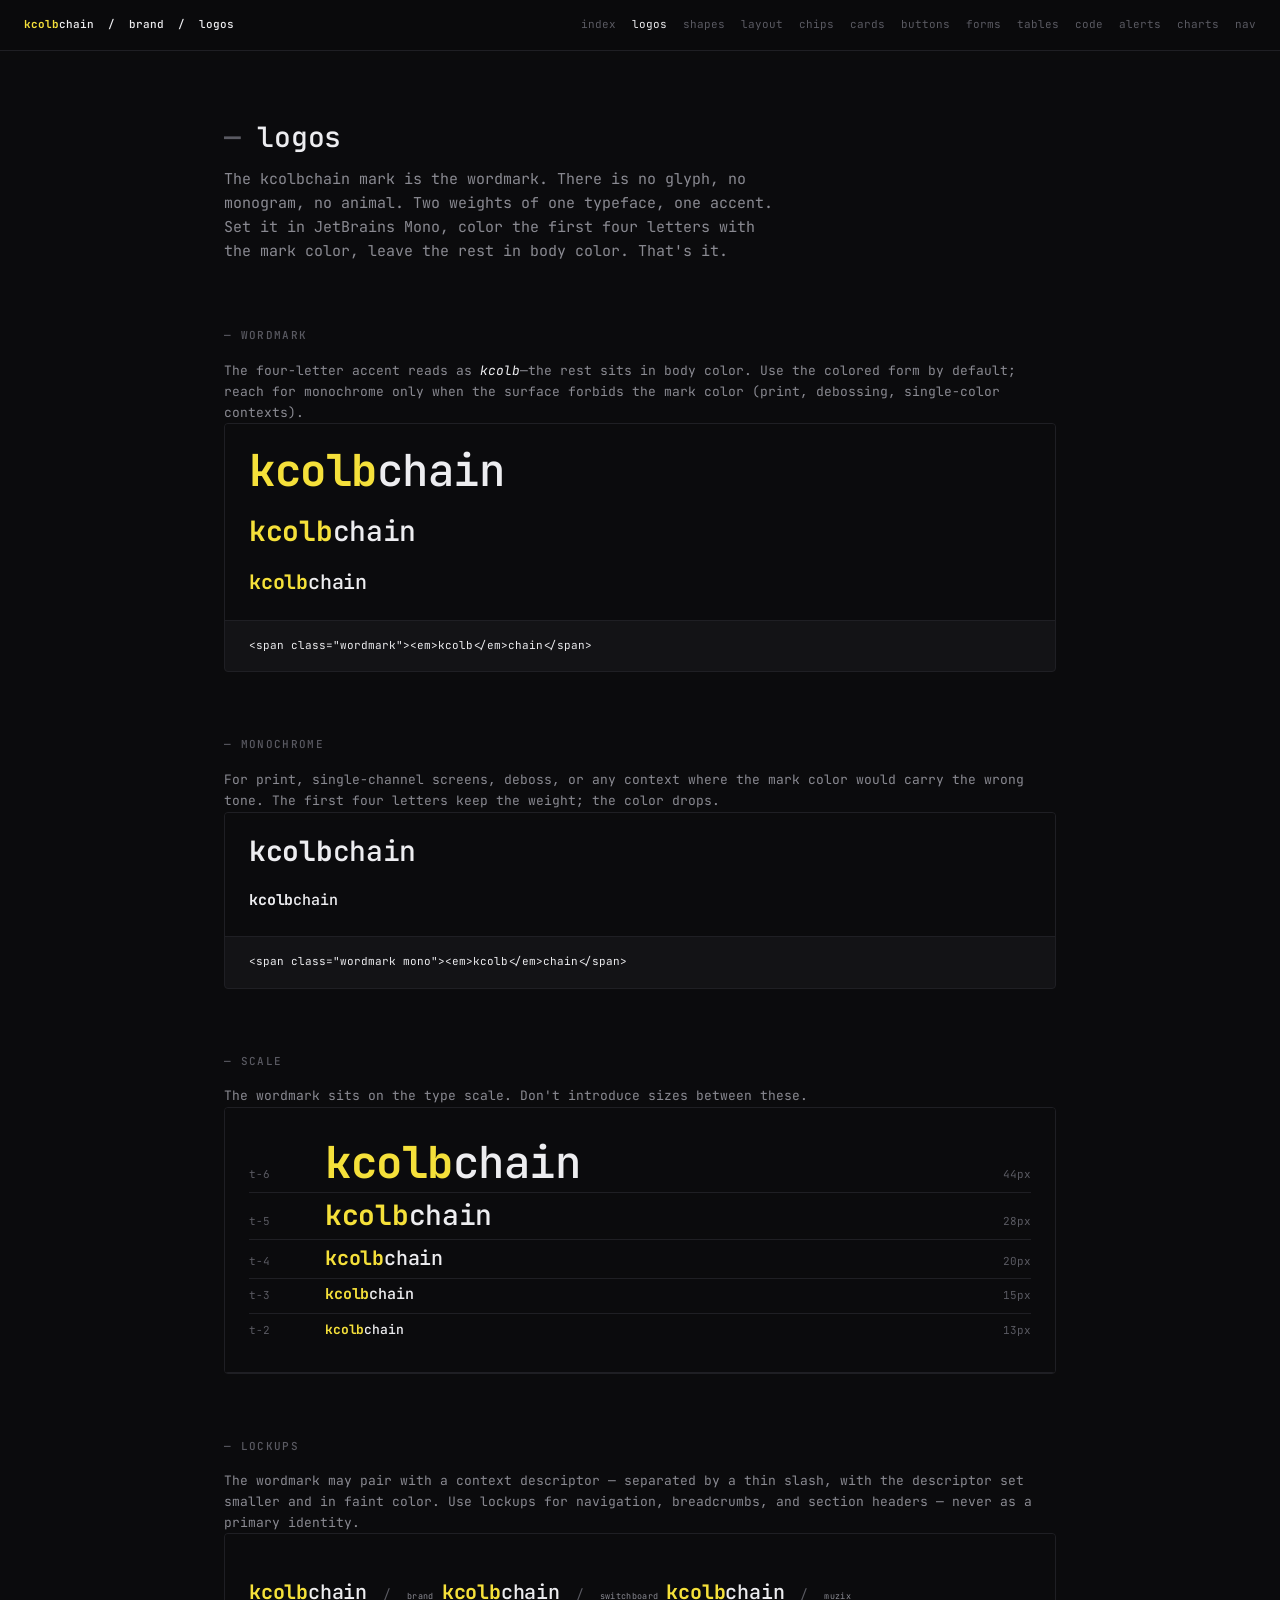
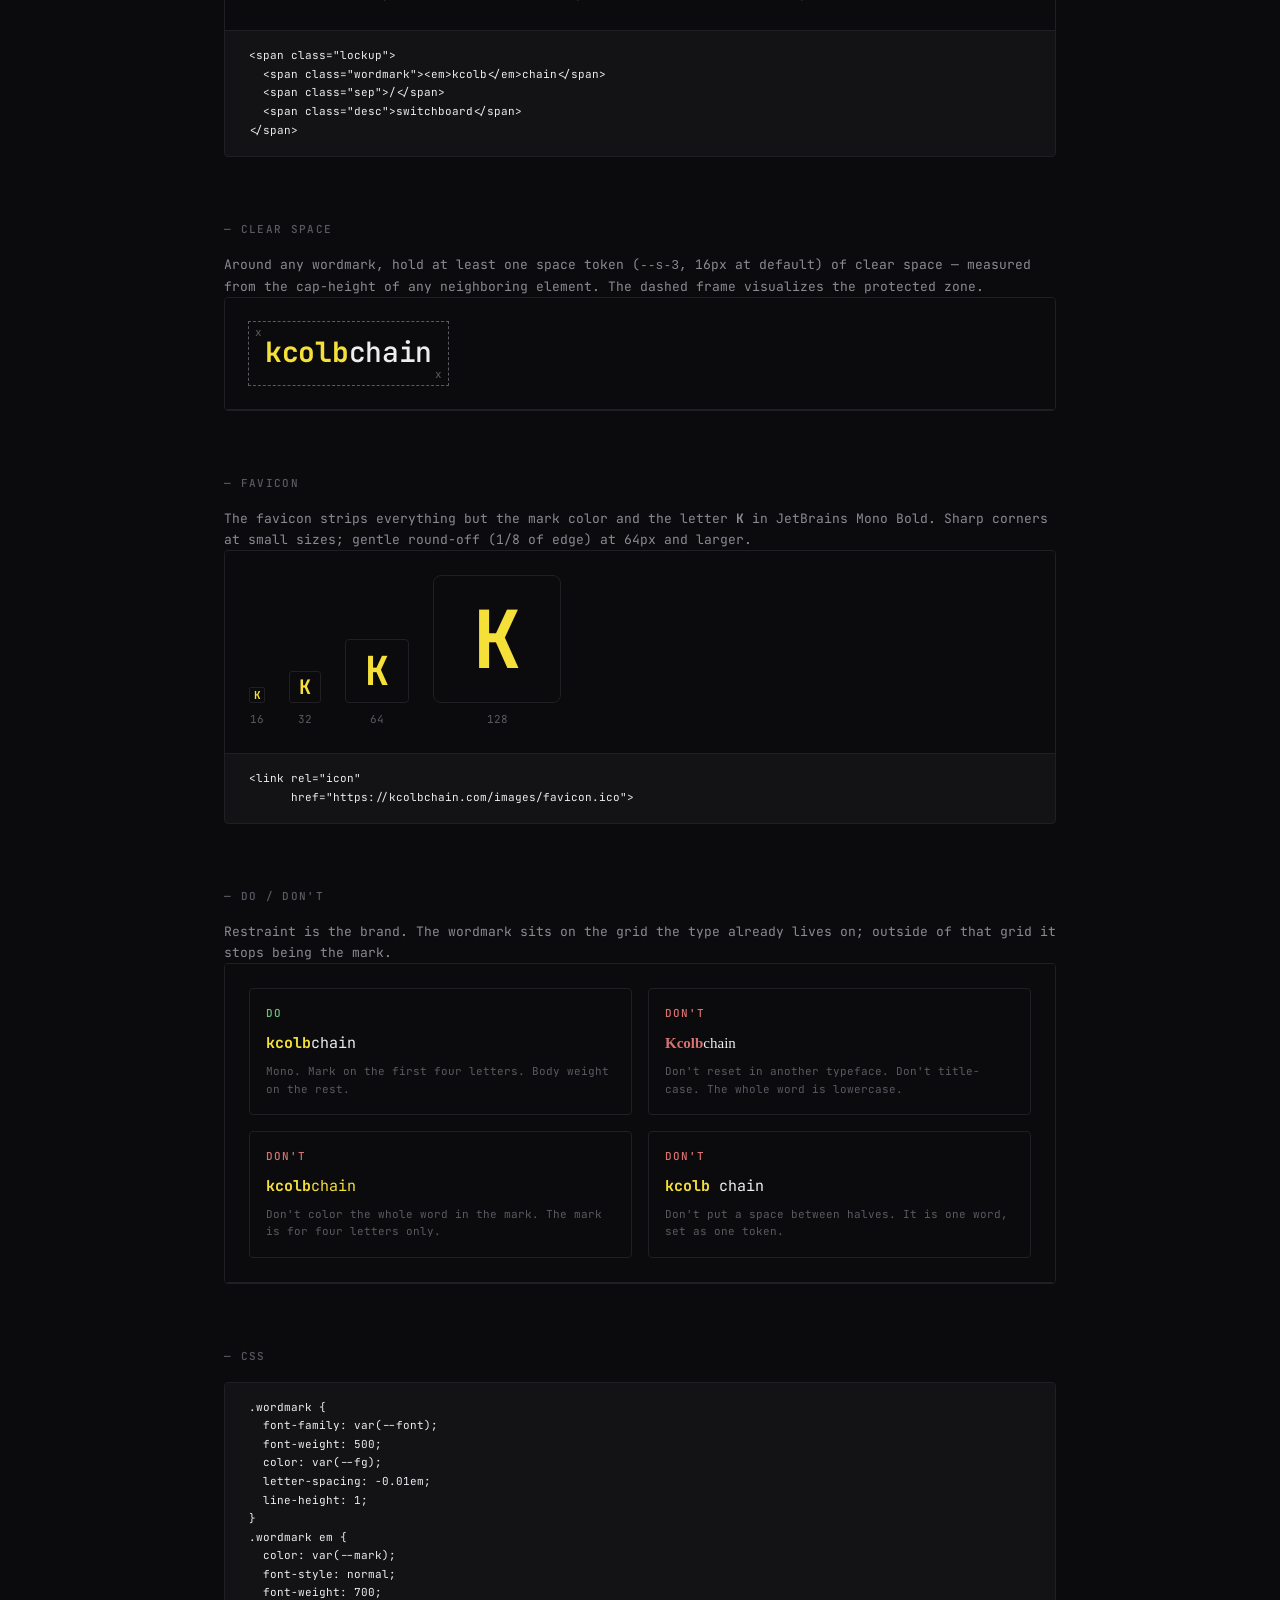
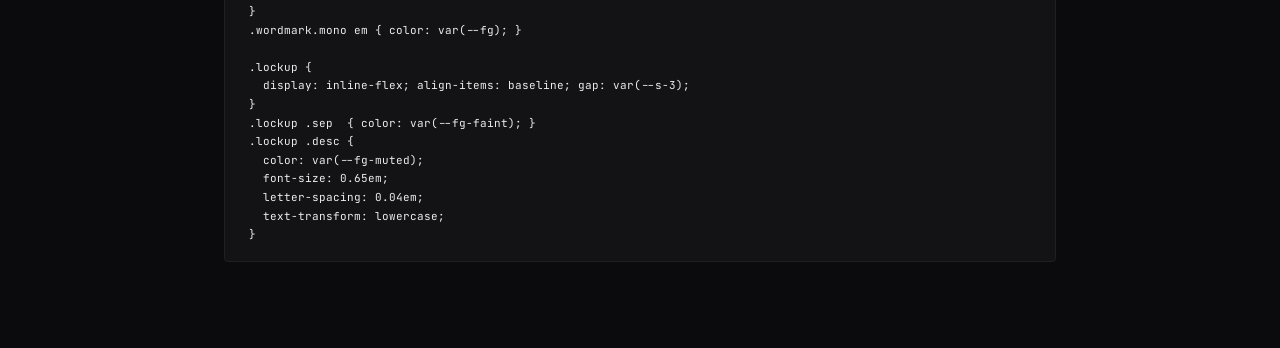
<file: pages/logos.html>
<!doctype html>
<html lang="en">
<head>
  <meta charset="utf-8" />
  <meta name="viewport" content="width=device-width, initial-scale=1" />
  <title>kcolbchain — logos</title>
  <link rel="preconnect" href="https://fonts.googleapis.com" />
  <link rel="preconnect" href="https://fonts.gstatic.com" crossorigin />
  <link href="https://fonts.googleapis.com/css2?family=JetBrains+Mono:wght@400;500;700&display=swap" rel="stylesheet" />
  <link rel="stylesheet" href="../tokens.css" />
  <link rel="stylesheet" href="page.css" />
  <style>
    /* Wordmark */
    .wordmark {
      font-family: var(--font);
      font-weight: 500;
      color: var(--fg);
      letter-spacing: -0.01em;
      line-height: 1;
      white-space: nowrap;
    }
    .wordmark em {
      color: var(--mark);
      font-style: normal;
      font-weight: 700;
    }
    .wordmark.t-6 { font-size: var(--t-6); }
    .wordmark.t-5 { font-size: var(--t-5); }
    .wordmark.t-4 { font-size: var(--t-4); }
    .wordmark.t-3 { font-size: var(--t-3); }
    .wordmark.t-2 { font-size: var(--t-2); }
    .wordmark.mono { color: var(--fg); }
    .wordmark.mono em { color: var(--fg); font-weight: 700; }

    /* Lockup — wordmark + secondary descriptor */
    .lockup {
      display: inline-flex; align-items: baseline; gap: var(--s-3);
      font-family: var(--font);
    }
    .lockup .sep {
      color: var(--fg-faint);
      font-weight: 400;
    }
    .lockup .desc {
      color: var(--fg-muted);
      font-weight: 400;
      font-size: 0.65em;
      letter-spacing: 0.04em;
      text-transform: lowercase;
    }

    /* Clear-space frame — visualize the protected zone */
    .clearspace {
      display: inline-block;
      position: relative;
      padding: var(--s-3);
      outline: 1px dashed var(--fg-faint);
      outline-offset: 0;
    }
    .clearspace::before,
    .clearspace::after {
      content: 'x';
      position: absolute;
      font-family: var(--font);
      font-size: var(--t-1);
      color: var(--fg-faint);
    }
    .clearspace::before { top: 2px; left: 6px; }
    .clearspace::after  { bottom: 2px; right: 6px; }

    /* Favicon canvases */
    .favicon-row {
      display: flex; gap: var(--s-4); align-items: flex-end; flex-wrap: wrap;
    }
    .favicon-row figure {
      display: flex; flex-direction: column; align-items: center; gap: var(--s-2);
    }
    .favicon-row figcaption {
      font-family: var(--font); font-size: var(--t-1); color: var(--fg-faint);
    }
    .favicon {
      background: var(--bg);
      border: 1px solid var(--line);
      border-radius: 4px;
      display: flex; align-items: center; justify-content: center;
      color: var(--mark);
      font-family: var(--font);
      font-weight: 700;
      line-height: 1;
    }
    .favicon.sz-16 { width: 16px; height: 16px; font-size: 11px; border-radius: 2px; }
    .favicon.sz-32 { width: 32px; height: 32px; font-size: 20px; border-radius: 3px; }
    .favicon.sz-64 { width: 64px; height: 64px; font-size: 40px; }
    .favicon.sz-128 { width: 128px; height: 128px; font-size: 80px; border-radius: 8px; }

    .specimen-stack > * + * { margin-top: var(--s-4); }

    .grid-row { display: flex; align-items: center; gap: var(--s-5); flex-wrap: wrap; }

    .dos-donts {
      display: grid;
      grid-template-columns: 1fr 1fr;
      gap: var(--s-3);
    }
    @media (max-width: 600px) { .dos-donts { grid-template-columns: 1fr; } }
    .dos-donts > div {
      padding: var(--s-3);
      border: 1px solid var(--line);
      border-radius: var(--radius);
      background: var(--bg);
    }
    .dos-donts h4 {
      font-family: var(--font);
      font-size: var(--t-1);
      font-weight: 500;
      text-transform: uppercase;
      letter-spacing: 0.08em;
      margin-bottom: var(--s-2);
    }
    .dos-donts h4.do  { color: var(--ok); }
    .dos-donts h4.dont { color: var(--hot); }
    .dos-donts .ex { font-family: var(--font); font-size: var(--t-3); color: var(--fg); margin-top: var(--s-2); }
    .dos-donts .ex em { color: var(--mark); font-style: normal; font-weight: 700; }
    .dos-donts .ex.bad em { color: var(--hot); }

    .scale-row {
      display: grid;
      grid-template-columns: 60px 1fr 80px;
      gap: var(--s-3);
      align-items: baseline;
      padding: var(--s-2) 0;
      border-bottom: 1px solid var(--line);
    }
    .scale-row:last-child { border-bottom: none; }
    .scale-row .label, .scale-row .px {
      font-family: var(--font);
      font-size: var(--t-1);
      color: var(--fg-faint);
    }
    .scale-row .px { text-align: right; }
  </style>
</head>
<body>

<header class="kit">
  <a class="wm" href="../"><em>kcolb</em>chain &nbsp;/&nbsp; brand &nbsp;/&nbsp; logos</a>
  <nav>
    <a href="index.html">index</a>
    <a href="logos.html" class="here">logos</a>
    <a href="shapes.html">shapes</a>
    <a href="layout.html">layout</a>
    <a href="chips.html">chips</a>
    <a href="cards.html">cards</a>
    <a href="buttons.html">buttons</a>
    <a href="forms.html">forms</a>
    <a href="tables.html">tables</a>
    <a href="code.html">code</a>
    <a href="alerts.html">alerts</a>
    <a href="charts.html">charts</a>
    <a href="nav.html">nav</a>
  </nav>
</header>

<main class="kit">

  <h1>logos</h1>
  <p class="lead">The kcolbchain mark is the wordmark. There is no glyph, no monogram, no animal. Two weights of one typeface, one accent. Set it in JetBrains Mono, color the first four letters with the mark color, leave the rest in body color. That's it.</p>

  <h2>wordmark</h2>
  <p>The four-letter accent reads as <em class="fg">kcolb</em>—the rest sits in body color. Use the colored form by default; reach for monochrome only when the surface forbids the mark color (print, debossing, single-color contexts).</p>
  <div class="snippet">
    <div class="render specimen-stack">
      <div><span class="wordmark t-6"><em>kcolb</em>chain</span></div>
      <div><span class="wordmark t-5"><em>kcolb</em>chain</span></div>
      <div><span class="wordmark t-4"><em>kcolb</em>chain</span></div>
    </div>
<pre><code>&lt;span class="wordmark"&gt;&lt;em&gt;kcolb&lt;/em&gt;chain&lt;/span&gt;</code></pre>
  </div>

  <h2>monochrome</h2>
  <p>For print, single-channel screens, deboss, or any context where the mark color would carry the wrong tone. The first four letters keep the weight; the color drops.</p>
  <div class="snippet">
    <div class="render specimen-stack">
      <div><span class="wordmark mono t-5"><em>kcolb</em>chain</span></div>
      <div><span class="wordmark mono t-3"><em>kcolb</em>chain</span></div>
    </div>
<pre><code>&lt;span class="wordmark mono"&gt;&lt;em&gt;kcolb&lt;/em&gt;chain&lt;/span&gt;</code></pre>
  </div>

  <h2>scale</h2>
  <p>The wordmark sits on the type scale. Don't introduce sizes between these.</p>
  <div class="snippet">
    <div class="render">
      <div class="scale-row">
        <span class="label">t-6</span>
        <span class="wordmark t-6"><em>kcolb</em>chain</span>
        <span class="px">44px</span>
      </div>
      <div class="scale-row">
        <span class="label">t-5</span>
        <span class="wordmark t-5"><em>kcolb</em>chain</span>
        <span class="px">28px</span>
      </div>
      <div class="scale-row">
        <span class="label">t-4</span>
        <span class="wordmark t-4"><em>kcolb</em>chain</span>
        <span class="px">20px</span>
      </div>
      <div class="scale-row">
        <span class="label">t-3</span>
        <span class="wordmark t-3"><em>kcolb</em>chain</span>
        <span class="px">15px</span>
      </div>
      <div class="scale-row">
        <span class="label">t-2</span>
        <span class="wordmark t-2"><em>kcolb</em>chain</span>
        <span class="px">13px</span>
      </div>
    </div>
  </div>

  <h2>lockups</h2>
  <p>The wordmark may pair with a context descriptor — separated by a thin slash, with the descriptor set smaller and in faint color. Use lockups for navigation, breadcrumbs, and section headers — never as a primary identity.</p>
  <div class="snippet">
    <div class="render specimen-stack">
      <div class="lockup">
        <span class="wordmark t-4"><em>kcolb</em>chain</span>
        <span class="sep">/</span>
        <span class="desc">brand</span>
      </div>
      <div class="lockup">
        <span class="wordmark t-4"><em>kcolb</em>chain</span>
        <span class="sep">/</span>
        <span class="desc">switchboard</span>
      </div>
      <div class="lockup">
        <span class="wordmark t-4"><em>kcolb</em>chain</span>
        <span class="sep">/</span>
        <span class="desc">muzix</span>
      </div>
    </div>
<pre><code>&lt;span class="lockup"&gt;
  &lt;span class="wordmark"&gt;&lt;em&gt;kcolb&lt;/em&gt;chain&lt;/span&gt;
  &lt;span class="sep"&gt;/&lt;/span&gt;
  &lt;span class="desc"&gt;switchboard&lt;/span&gt;
&lt;/span&gt;</code></pre>
  </div>

  <h2>clear space</h2>
  <p>Around any wordmark, hold at least one space token (<code>--s-3</code>, 16px at default) of clear space — measured from the cap-height of any neighboring element. The dashed frame visualizes the protected zone.</p>
  <div class="snippet">
    <div class="render">
      <div class="clearspace">
        <span class="wordmark t-5"><em>kcolb</em>chain</span>
      </div>
    </div>
  </div>

  <h2>favicon</h2>
  <p>The favicon strips everything but the mark color and the letter <strong>K</strong> in JetBrains Mono Bold. Sharp corners at small sizes; gentle round-off (1/8 of edge) at 64px and larger.</p>
  <div class="snippet">
    <div class="render">
      <div class="favicon-row">
        <figure><div class="favicon sz-16">K</div><figcaption>16</figcaption></figure>
        <figure><div class="favicon sz-32">K</div><figcaption>32</figcaption></figure>
        <figure><div class="favicon sz-64">K</div><figcaption>64</figcaption></figure>
        <figure><div class="favicon sz-128">K</div><figcaption>128</figcaption></figure>
      </div>
    </div>
<pre><code>&lt;link rel="icon"
      href="https://kcolbchain.com/images/favicon.ico"&gt;</code></pre>
  </div>

  <h2>do / don't</h2>
  <p>Restraint is the brand. The wordmark sits on the grid the type already lives on; outside of that grid it stops being the mark.</p>
  <div class="snippet">
    <div class="render">
      <div class="dos-donts">
        <div>
          <h4 class="do">do</h4>
          <div class="ex"><em>kcolb</em>chain</div>
          <p style="margin-top:var(--s-2);font-size:var(--t-1);color:var(--fg-faint)">Mono. Mark on the first four letters. Body weight on the rest.</p>
        </div>
        <div>
          <h4 class="dont">don't</h4>
          <div class="ex bad" style="font-family:Georgia, serif"><em>Kcolb</em>chain</div>
          <p style="margin-top:var(--s-2);font-size:var(--t-1);color:var(--fg-faint)">Don't reset in another typeface. Don't title-case. The whole word is lowercase.</p>
        </div>
        <div>
          <h4 class="dont">don't</h4>
          <div class="ex" style="color:var(--mark)"><em>kcolb</em>chain</div>
          <p style="margin-top:var(--s-2);font-size:var(--t-1);color:var(--fg-faint)">Don't color the whole word in the mark. The mark is for four letters only.</p>
        </div>
        <div>
          <h4 class="dont">don't</h4>
          <div class="ex"><em>kcolb</em> chain</div>
          <p style="margin-top:var(--s-2);font-size:var(--t-1);color:var(--fg-faint)">Don't put a space between halves. It is one word, set as one token.</p>
        </div>
      </div>
    </div>
  </div>

  <h2>css</h2>
<pre><code>.wordmark {
  font-family: var(--font);
  font-weight: 500;
  color: var(--fg);
  letter-spacing: -0.01em;
  line-height: 1;
}
.wordmark em {
  color: var(--mark);
  font-style: normal;
  font-weight: 700;
}
.wordmark.mono em { color: var(--fg); }

.lockup {
  display: inline-flex; align-items: baseline; gap: var(--s-3);
}
.lockup .sep  { color: var(--fg-faint); }
.lockup .desc {
  color: var(--fg-muted);
  font-size: 0.65em;
  letter-spacing: 0.04em;
  text-transform: lowercase;
}</code></pre>

</main>

</body>
</html>
</file>
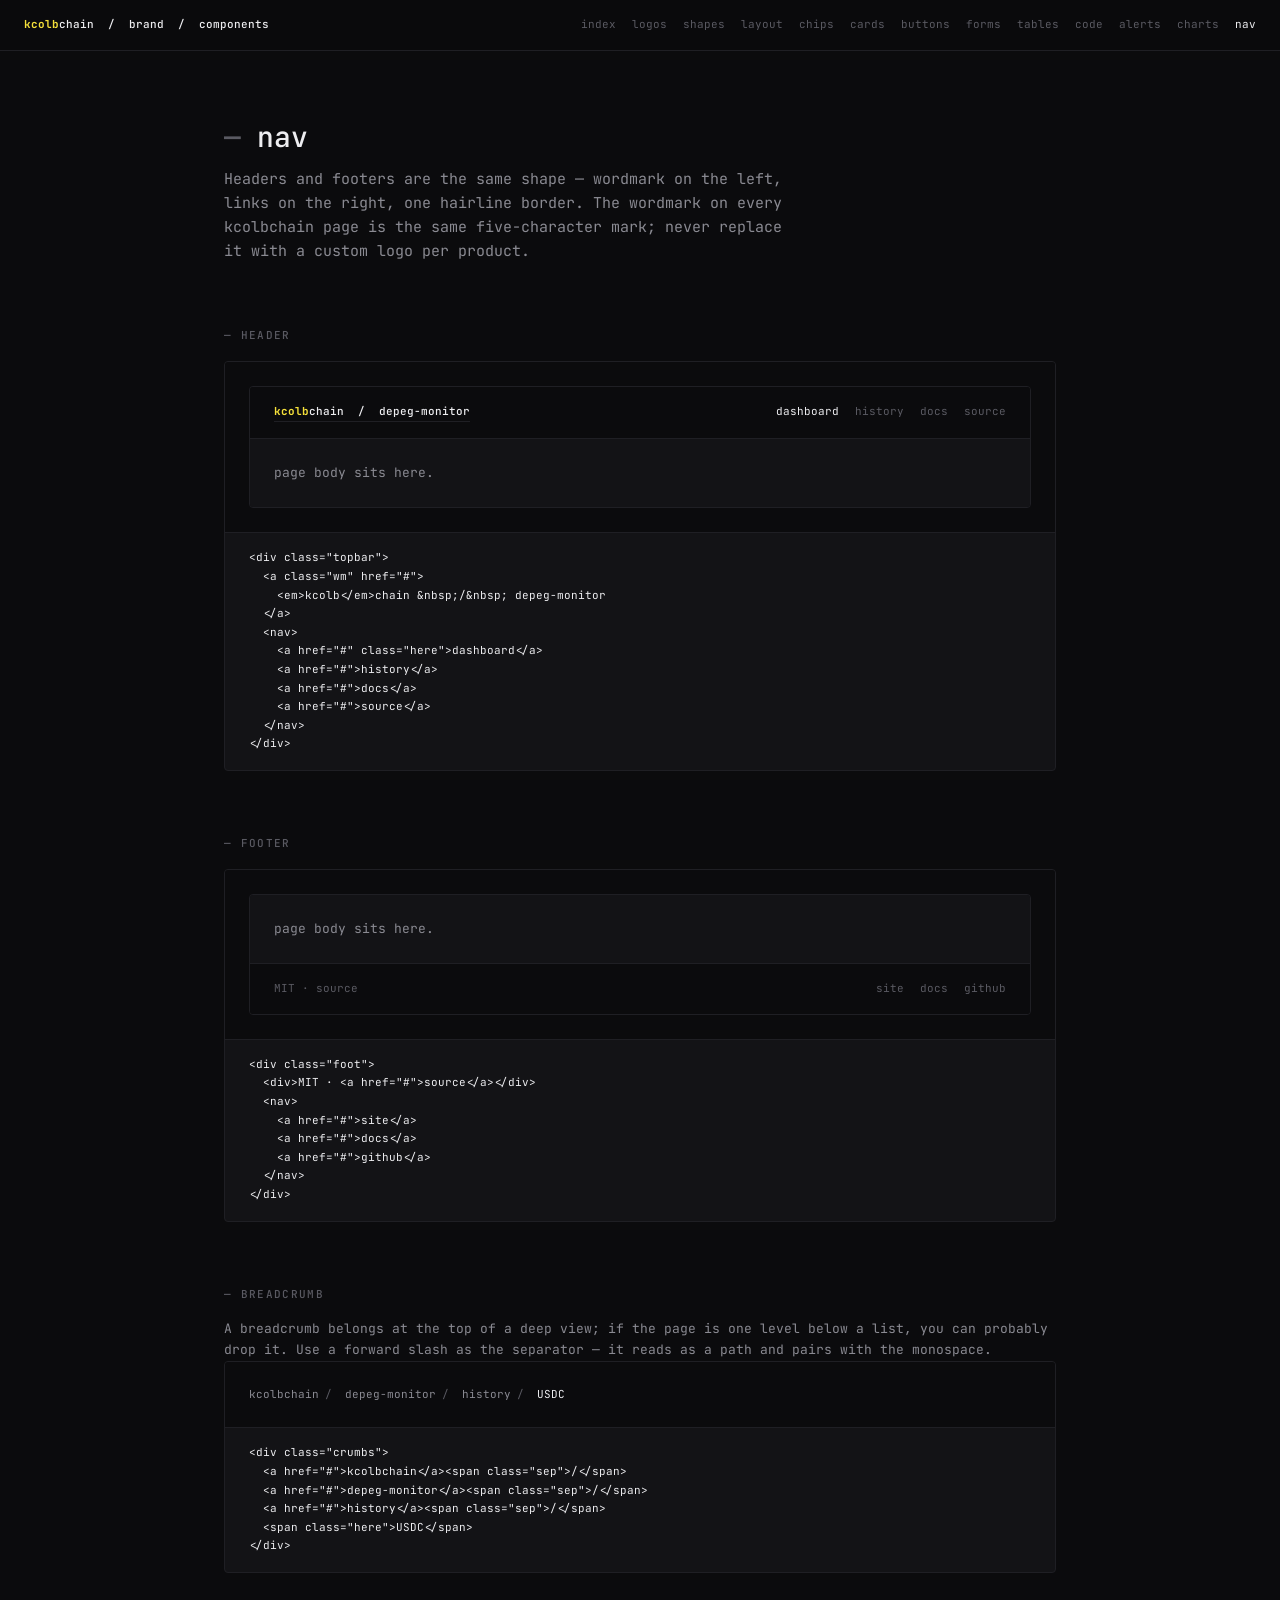
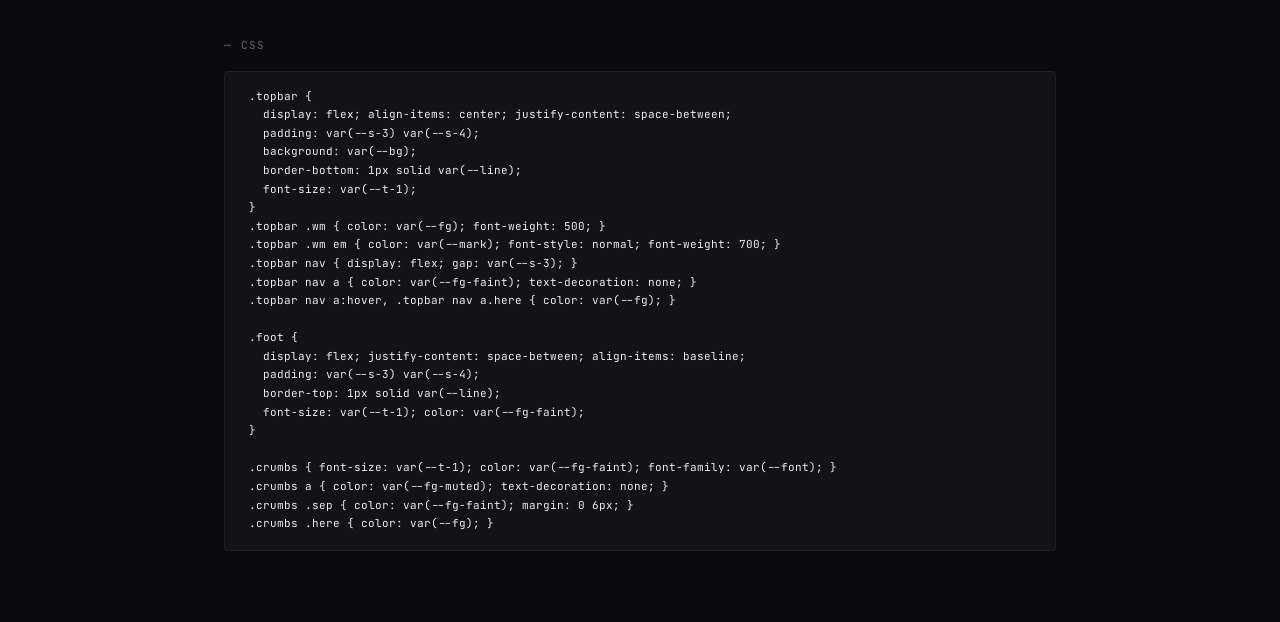
<file: pages/nav.html>
<!doctype html>
<html lang="en">
<head>
  <meta charset="utf-8" />
  <meta name="viewport" content="width=device-width, initial-scale=1" />
  <title>kcolbchain — nav</title>
  <link rel="preconnect" href="https://fonts.googleapis.com" />
  <link rel="preconnect" href="https://fonts.gstatic.com" crossorigin />
  <link href="https://fonts.googleapis.com/css2?family=JetBrains+Mono:wght@400;500;700&display=swap" rel="stylesheet" />
  <link rel="stylesheet" href="../tokens.css" />
  <link rel="stylesheet" href="page.css" />
  <style>
    /* The demo nav lives inside a card so it doesn't compete with the real
     * page nav at the top of this file. */
    .demo {
      border: 1px solid var(--line);
      border-radius: var(--radius);
      overflow: hidden;
    }
    .demo .topbar {
      display: flex; align-items: center; justify-content: space-between;
      padding: var(--s-3) var(--s-4);
      background: var(--bg);
      border-bottom: 1px solid var(--line);
      font-size: var(--t-1);
    }
    .demo .topbar .wm { color: var(--fg); font-weight: 500; }
    .demo .topbar .wm em { color: var(--mark); font-style: normal; font-weight: 700; }
    .demo .topbar nav { display: flex; gap: var(--s-3); }
    .demo .topbar nav a { color: var(--fg-faint); text-decoration: none; border-bottom: none; }
    .demo .topbar nav a:hover, .demo .topbar nav a.here { color: var(--fg); }
    .demo .body {
      padding: var(--s-4);
      background: var(--bg-elev);
      color: var(--fg-muted);
      font-size: var(--t-2);
    }
    .demo .foot {
      display: flex; justify-content: space-between; align-items: baseline;
      padding: var(--s-3) var(--s-4);
      border-top: 1px solid var(--line);
      background: var(--bg);
      font-size: var(--t-1);
      color: var(--fg-faint);
    }
    .demo .foot nav { display: flex; gap: var(--s-3); }
    .demo .foot a { color: var(--fg-faint); text-decoration: none; border-bottom: none; }
    .demo .foot a:hover { color: var(--fg); }

    .crumbs {
      font-size: var(--t-1);
      color: var(--fg-faint);
      font-family: var(--font);
    }
    .crumbs a { color: var(--fg-muted); text-decoration: none; border-bottom: none; }
    .crumbs a:hover { color: var(--fg); }
    .crumbs .sep { color: var(--fg-faint); margin: 0 6px; }
    .crumbs .here { color: var(--fg); }
  </style>
</head>
<body>

<header class="kit">
  <a class="wm" href="../"><em>kcolb</em>chain &nbsp;/&nbsp; brand &nbsp;/&nbsp; components</a>
  <nav>
    <a href="index.html">index</a>
    <a href="logos.html">logos</a>
    <a href="shapes.html">shapes</a>
    <a href="layout.html">layout</a>
    <a href="chips.html">chips</a>
    <a href="cards.html">cards</a>
    <a href="buttons.html">buttons</a>
    <a href="forms.html">forms</a>
    <a href="tables.html">tables</a>
    <a href="code.html">code</a>
    <a href="alerts.html">alerts</a>
    <a href="charts.html">charts</a>
    <a href="nav.html" class="here">nav</a>
  </nav>
</header>

<main class="kit">

  <h1>nav</h1>
  <p class="lead">Headers and footers are the same shape — wordmark on the left, links on the right, one hairline border. The wordmark on every kcolbchain page is the same five-character mark; never replace it with a custom logo per product.</p>

  <h2>header</h2>
  <div class="snippet">
    <div class="render">
      <div class="demo">
        <div class="topbar">
          <a class="wm" href="#"><em>kcolb</em>chain &nbsp;/&nbsp; depeg-monitor</a>
          <nav>
            <a href="#" class="here">dashboard</a>
            <a href="#">history</a>
            <a href="#">docs</a>
            <a href="#">source</a>
          </nav>
        </div>
        <div class="body">page body sits here.</div>
      </div>
    </div>
<pre><code>&lt;div class="topbar"&gt;
  &lt;a class="wm" href="#"&gt;
    &lt;em&gt;kcolb&lt;/em&gt;chain &amp;nbsp;/&amp;nbsp; depeg-monitor
  &lt;/a&gt;
  &lt;nav&gt;
    &lt;a href="#" class="here"&gt;dashboard&lt;/a&gt;
    &lt;a href="#"&gt;history&lt;/a&gt;
    &lt;a href="#"&gt;docs&lt;/a&gt;
    &lt;a href="#"&gt;source&lt;/a&gt;
  &lt;/nav&gt;
&lt;/div&gt;</code></pre>
  </div>

  <h2>footer</h2>
  <div class="snippet">
    <div class="render">
      <div class="demo">
        <div class="body">page body sits here.</div>
        <div class="foot">
          <div>MIT · <a href="#">source</a></div>
          <nav>
            <a href="#">site</a>
            <a href="#">docs</a>
            <a href="#">github</a>
          </nav>
        </div>
      </div>
    </div>
<pre><code>&lt;div class="foot"&gt;
  &lt;div&gt;MIT &middot; &lt;a href="#"&gt;source&lt;/a&gt;&lt;/div&gt;
  &lt;nav&gt;
    &lt;a href="#"&gt;site&lt;/a&gt;
    &lt;a href="#"&gt;docs&lt;/a&gt;
    &lt;a href="#"&gt;github&lt;/a&gt;
  &lt;/nav&gt;
&lt;/div&gt;</code></pre>
  </div>

  <h2>breadcrumb</h2>
  <p>A breadcrumb belongs at the top of a deep view; if the page is one level below a list, you can probably drop it. Use a forward slash as the separator — it reads as a path and pairs with the monospace.</p>
  <div class="snippet">
    <div class="render">
      <div class="crumbs">
        <a href="#">kcolbchain</a><span class="sep">/</span>
        <a href="#">depeg-monitor</a><span class="sep">/</span>
        <a href="#">history</a><span class="sep">/</span>
        <span class="here">USDC</span>
      </div>
    </div>
<pre><code>&lt;div class="crumbs"&gt;
  &lt;a href="#"&gt;kcolbchain&lt;/a&gt;&lt;span class="sep"&gt;/&lt;/span&gt;
  &lt;a href="#"&gt;depeg-monitor&lt;/a&gt;&lt;span class="sep"&gt;/&lt;/span&gt;
  &lt;a href="#"&gt;history&lt;/a&gt;&lt;span class="sep"&gt;/&lt;/span&gt;
  &lt;span class="here"&gt;USDC&lt;/span&gt;
&lt;/div&gt;</code></pre>
  </div>

  <h2>css</h2>
<pre><code>.topbar {
  display: flex; align-items: center; justify-content: space-between;
  padding: var(--s-3) var(--s-4);
  background: var(--bg);
  border-bottom: 1px solid var(--line);
  font-size: var(--t-1);
}
.topbar .wm { color: var(--fg); font-weight: 500; }
.topbar .wm em { color: var(--mark); font-style: normal; font-weight: 700; }
.topbar nav { display: flex; gap: var(--s-3); }
.topbar nav a { color: var(--fg-faint); text-decoration: none; }
.topbar nav a:hover, .topbar nav a.here { color: var(--fg); }

.foot {
  display: flex; justify-content: space-between; align-items: baseline;
  padding: var(--s-3) var(--s-4);
  border-top: 1px solid var(--line);
  font-size: var(--t-1); color: var(--fg-faint);
}

.crumbs { font-size: var(--t-1); color: var(--fg-faint); font-family: var(--font); }
.crumbs a { color: var(--fg-muted); text-decoration: none; }
.crumbs .sep { color: var(--fg-faint); margin: 0 6px; }
.crumbs .here { color: var(--fg); }</code></pre>

</main>

</body>
</html>
</file>
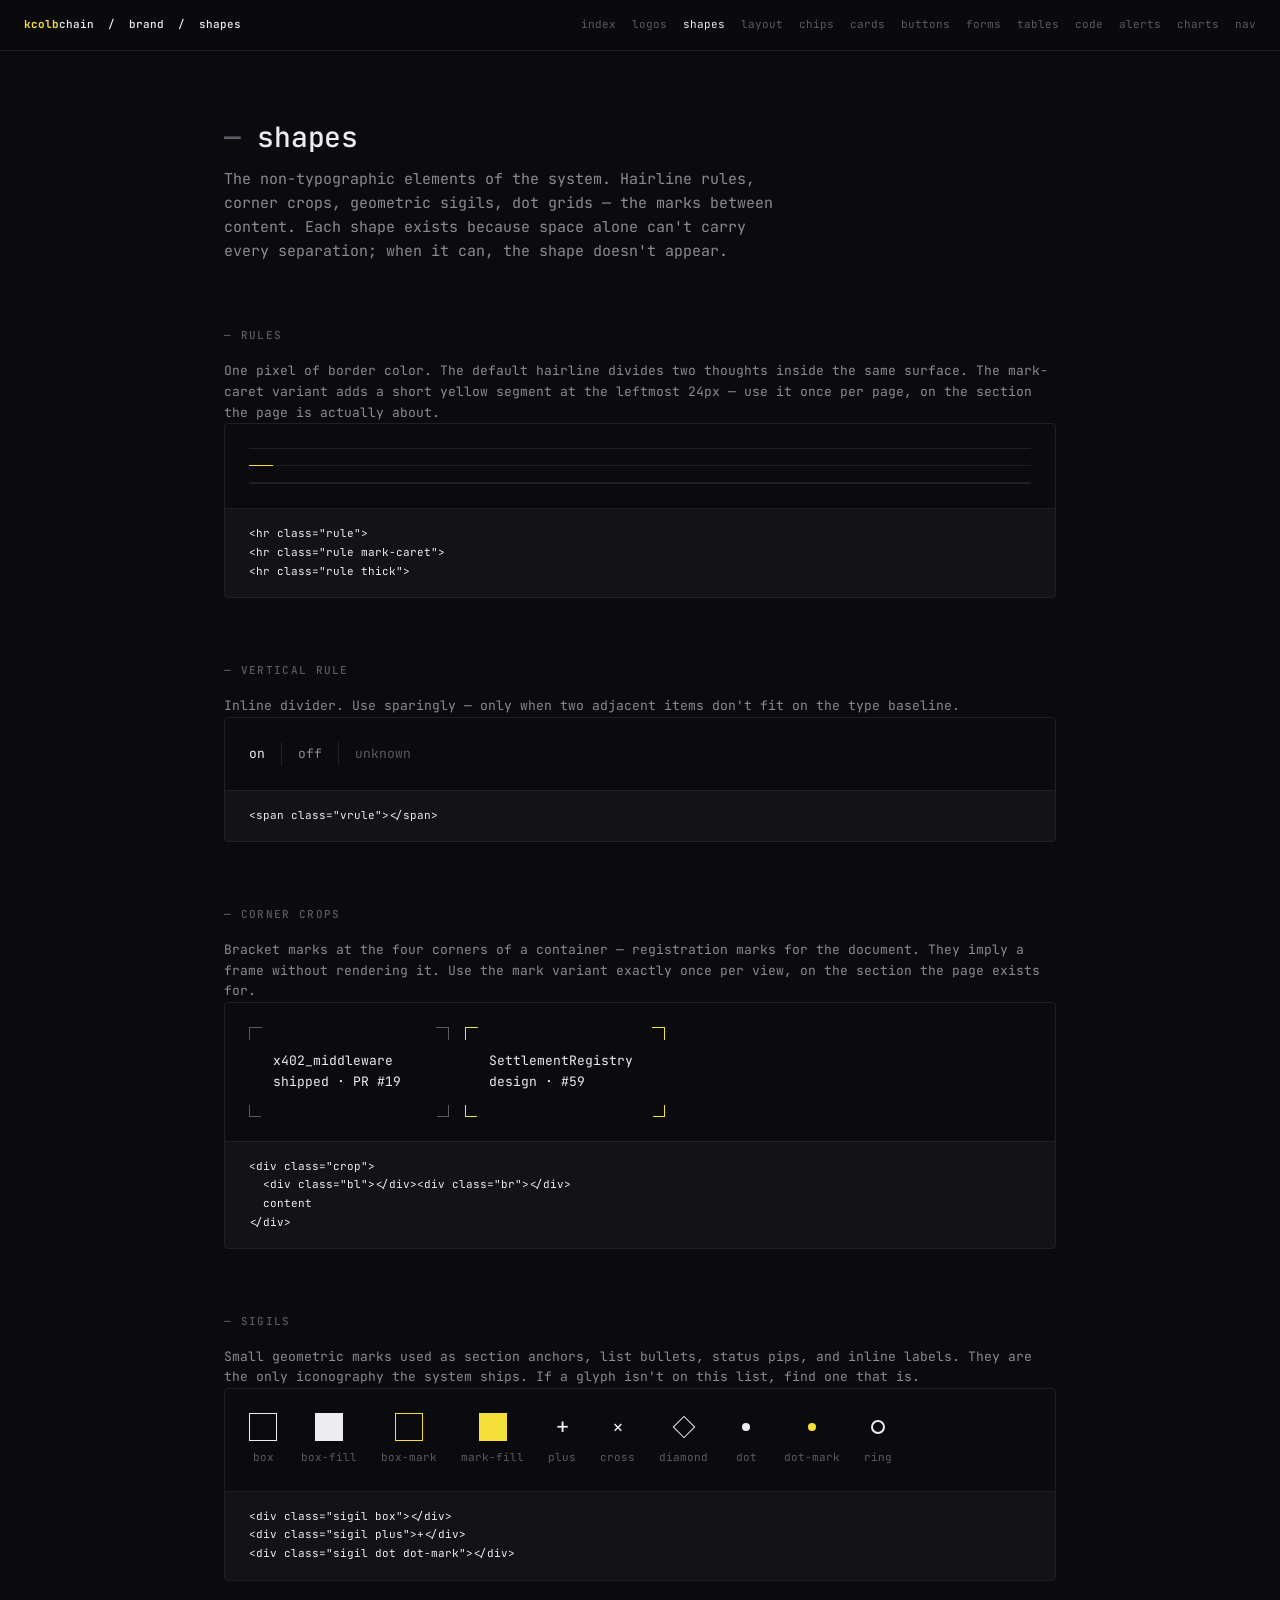
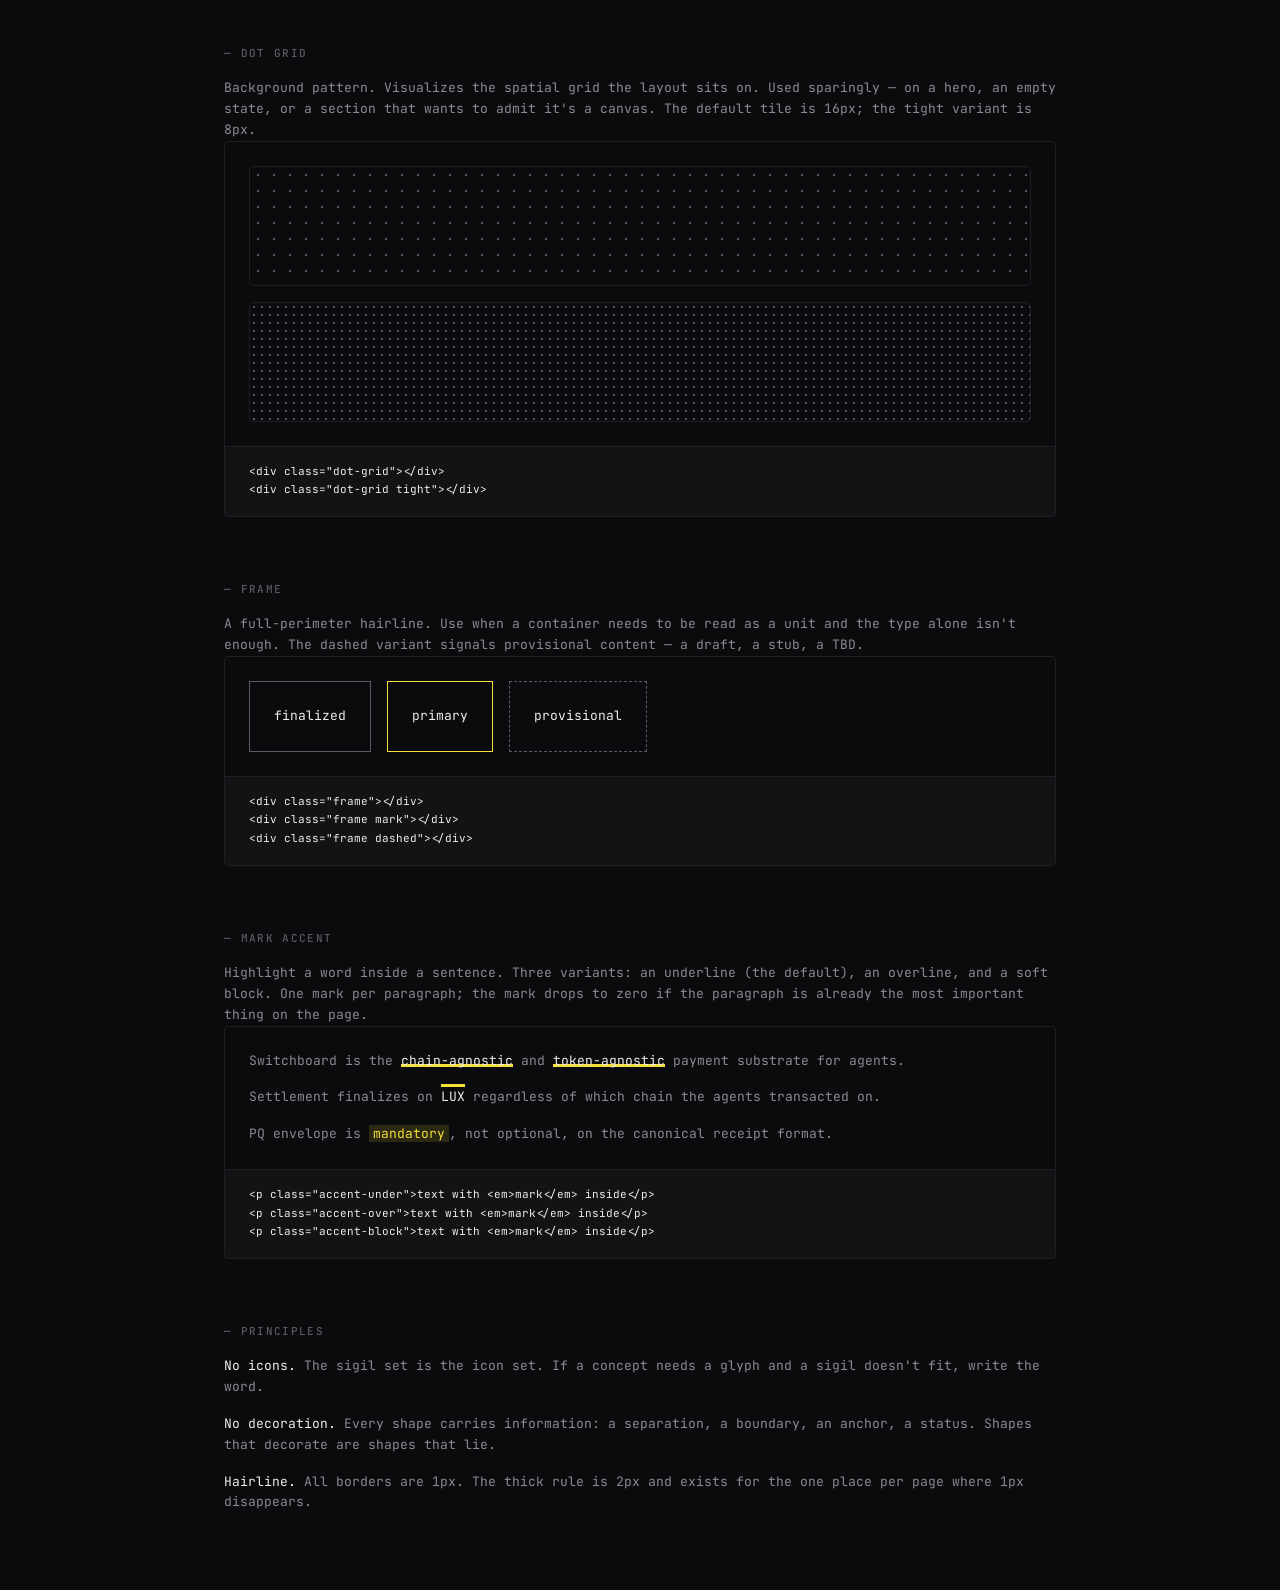
<file: pages/shapes.html>
<!doctype html>
<html lang="en">
<head>
  <meta charset="utf-8" />
  <meta name="viewport" content="width=device-width, initial-scale=1" />
  <title>kcolbchain — shapes</title>
  <link rel="preconnect" href="https://fonts.googleapis.com" />
  <link rel="preconnect" href="https://fonts.gstatic.com" crossorigin />
  <link href="https://fonts.googleapis.com/css2?family=JetBrains+Mono:wght@400;500;700&display=swap" rel="stylesheet" />
  <link rel="stylesheet" href="../tokens.css" />
  <link rel="stylesheet" href="page.css" />
  <style>
    /* Rules — hairline dividers */
    .rule {
      height: 1px;
      background: var(--line);
      border: none;
      margin: 0;
    }
    .rule.thick { height: 2px; }
    .rule.mark-caret {
      position: relative;
    }
    .rule.mark-caret::before {
      content: '';
      position: absolute;
      left: 0; top: -1px;
      width: 24px; height: 3px;
      background: var(--mark);
    }

    /* Vertical rule */
    .vrule {
      display: inline-block;
      width: 1px;
      height: 24px;
      background: var(--line);
      vertical-align: middle;
      margin: 0 var(--s-2);
    }

    /* Corner crops — CAD-style brackets */
    .crop {
      position: relative;
      display: inline-block;
      padding: var(--s-4);
      min-width: 200px;
      min-height: 60px;
      color: var(--fg);
      font-family: var(--font);
    }
    .crop::before,
    .crop::after,
    .crop > .br,
    .crop > .bl {
      content: '';
      position: absolute;
      width: 12px; height: 12px;
      border: 1px solid var(--fg-faint);
    }
    .crop::before {
      top: 0; left: 0;
      border-right: none; border-bottom: none;
    }
    .crop::after {
      top: 0; right: 0;
      border-left: none; border-bottom: none;
    }
    .crop > .br {
      bottom: 0; right: 0;
      border-left: none; border-top: none;
    }
    .crop > .bl {
      bottom: 0; left: 0;
      border-right: none; border-top: none;
    }
    .crop.mark::before,
    .crop.mark::after,
    .crop.mark > .br,
    .crop.mark > .bl { border-color: var(--mark); }

    /* Sigils — geometric anchors */
    .sigils {
      display: flex; gap: var(--s-4); flex-wrap: wrap; align-items: center;
    }
    .sigils figure {
      display: flex; flex-direction: column; align-items: center; gap: var(--s-2);
    }
    .sigils figcaption {
      font-family: var(--font); font-size: var(--t-1); color: var(--fg-faint);
    }
    .sigil {
      width: 28px; height: 28px;
      display: flex; align-items: center; justify-content: center;
      color: var(--fg);
      font-family: var(--font);
      line-height: 1;
    }
    .sigil.box {
      border: 1px solid var(--fg);
    }
    .sigil.box-fill {
      background: var(--fg);
    }
    .sigil.box-mark {
      border: 1px solid var(--mark);
      color: var(--mark);
    }
    .sigil.box-mark-fill {
      background: var(--mark);
      color: var(--bg);
    }
    .sigil.plus { font-size: 22px; font-weight: 400; }
    .sigil.cross { font-size: 20px; font-weight: 400; }
    .sigil.diamond {
      width: 16px; height: 16px;
      transform: rotate(45deg);
      border: 1px solid var(--fg);
    }
    .sigil.dot {
      width: 8px; height: 8px;
      background: var(--fg);
      border-radius: 50%;
    }
    .sigil.dot-mark { background: var(--mark); }
    .sigil.ring {
      width: 14px; height: 14px;
      border: 2px solid var(--fg);
      border-radius: 50%;
    }

    /* Dot grid background */
    .dot-grid {
      height: 120px;
      background-color: var(--bg);
      background-image: radial-gradient(var(--fg-faint) 1px, transparent 1px);
      background-size: 16px 16px;
      border-radius: var(--radius);
      border: 1px solid var(--line);
    }
    .dot-grid.tight {
      background-size: 8px 8px;
    }

    /* Frame — perimeter hairline */
    .frame {
      padding: var(--s-4);
      border: 1px solid var(--fg-faint);
      color: var(--fg);
      font-family: var(--font);
    }
    .frame.mark { border-color: var(--mark); }
    .frame.dashed { border-style: dashed; border-color: var(--fg-faint); }

    /* Mark accents — text inline */
    .accent-under em {
      font-style: normal;
      background-image: linear-gradient(var(--mark), var(--mark));
      background-position: 0 90%;
      background-repeat: no-repeat;
      background-size: 100% 3px;
      color: var(--fg);
    }
    .accent-over em {
      font-style: normal;
      background-image: linear-gradient(var(--mark), var(--mark));
      background-position: 0 0;
      background-repeat: no-repeat;
      background-size: 100% 3px;
      color: var(--fg);
      padding-top: 4px;
    }
    .accent-block em {
      font-style: normal;
      background: var(--mark-soft);
      color: var(--mark);
      padding: 0 4px;
    }

    .stack > * + * { margin-top: var(--s-3); }
    .row { display: flex; gap: var(--s-4); flex-wrap: wrap; align-items: center; }
  </style>
</head>
<body>

<header class="kit">
  <a class="wm" href="../"><em>kcolb</em>chain &nbsp;/&nbsp; brand &nbsp;/&nbsp; shapes</a>
  <nav>
    <a href="index.html">index</a>
    <a href="logos.html">logos</a>
    <a href="shapes.html" class="here">shapes</a>
    <a href="layout.html">layout</a>
    <a href="chips.html">chips</a>
    <a href="cards.html">cards</a>
    <a href="buttons.html">buttons</a>
    <a href="forms.html">forms</a>
    <a href="tables.html">tables</a>
    <a href="code.html">code</a>
    <a href="alerts.html">alerts</a>
    <a href="charts.html">charts</a>
    <a href="nav.html">nav</a>
  </nav>
</header>

<main class="kit">

  <h1>shapes</h1>
  <p class="lead">The non-typographic elements of the system. Hairline rules, corner crops, geometric sigils, dot grids — the marks between content. Each shape exists because space alone can't carry every separation; when it can, the shape doesn't appear.</p>

  <h2>rules</h2>
  <p>One pixel of border color. The default hairline divides two thoughts inside the same surface. The mark-caret variant adds a short yellow segment at the leftmost 24px — use it once per page, on the section the page is actually about.</p>
  <div class="snippet">
    <div class="render stack">
      <hr class="rule">
      <hr class="rule mark-caret">
      <hr class="rule thick">
    </div>
<pre><code>&lt;hr class="rule"&gt;
&lt;hr class="rule mark-caret"&gt;
&lt;hr class="rule thick"&gt;</code></pre>
  </div>

  <h2>vertical rule</h2>
  <p>Inline divider. Use sparingly — only when two adjacent items don't fit on the type baseline.</p>
  <div class="snippet">
    <div class="render">
      <span style="color:var(--fg)">on</span>
      <span class="vrule"></span>
      <span style="color:var(--fg-muted)">off</span>
      <span class="vrule"></span>
      <span style="color:var(--fg-faint)">unknown</span>
    </div>
<pre><code>&lt;span class="vrule"&gt;&lt;/span&gt;</code></pre>
  </div>

  <h2>corner crops</h2>
  <p>Bracket marks at the four corners of a container — registration marks for the document. They imply a frame without rendering it. Use the mark variant exactly once per view, on the section the page exists for.</p>
  <div class="snippet">
    <div class="render row">
      <div class="crop">
        <div class="bl"></div><div class="br"></div>
        x402_middleware<br>shipped · PR #19
      </div>
      <div class="crop mark">
        <div class="bl"></div><div class="br"></div>
        SettlementRegistry<br>design · #59
      </div>
    </div>
<pre><code>&lt;div class="crop"&gt;
  &lt;div class="bl"&gt;&lt;/div&gt;&lt;div class="br"&gt;&lt;/div&gt;
  content
&lt;/div&gt;</code></pre>
  </div>

  <h2>sigils</h2>
  <p>Small geometric marks used as section anchors, list bullets, status pips, and inline labels. They are the only iconography the system ships. If a glyph isn't on this list, find one that is.</p>
  <div class="snippet">
    <div class="render">
      <div class="sigils">
        <figure><div class="sigil box"></div><figcaption>box</figcaption></figure>
        <figure><div class="sigil box-fill"></div><figcaption>box-fill</figcaption></figure>
        <figure><div class="sigil box-mark"></div><figcaption>box-mark</figcaption></figure>
        <figure><div class="sigil box-mark-fill"></div><figcaption>mark-fill</figcaption></figure>
        <figure><div class="sigil plus">+</div><figcaption>plus</figcaption></figure>
        <figure><div class="sigil cross">×</div><figcaption>cross</figcaption></figure>
        <figure><div class="sigil"><div class="sigil diamond"></div></div><figcaption>diamond</figcaption></figure>
        <figure><div class="sigil"><div class="sigil dot"></div></div><figcaption>dot</figcaption></figure>
        <figure><div class="sigil"><div class="sigil dot dot-mark"></div></div><figcaption>dot-mark</figcaption></figure>
        <figure><div class="sigil"><div class="sigil ring"></div></div><figcaption>ring</figcaption></figure>
      </div>
    </div>
<pre><code>&lt;div class="sigil box"&gt;&lt;/div&gt;
&lt;div class="sigil plus"&gt;+&lt;/div&gt;
&lt;div class="sigil dot dot-mark"&gt;&lt;/div&gt;</code></pre>
  </div>

  <h2>dot grid</h2>
  <p>Background pattern. Visualizes the spatial grid the layout sits on. Used sparingly — on a hero, an empty state, or a section that wants to admit it's a canvas. The default tile is 16px; the tight variant is 8px.</p>
  <div class="snippet">
    <div class="render stack">
      <div class="dot-grid"></div>
      <div class="dot-grid tight"></div>
    </div>
<pre><code>&lt;div class="dot-grid"&gt;&lt;/div&gt;
&lt;div class="dot-grid tight"&gt;&lt;/div&gt;</code></pre>
  </div>

  <h2>frame</h2>
  <p>A full-perimeter hairline. Use when a container needs to be read as a unit and the type alone isn't enough. The dashed variant signals provisional content — a draft, a stub, a TBD.</p>
  <div class="snippet">
    <div class="render row">
      <div class="frame">finalized</div>
      <div class="frame mark">primary</div>
      <div class="frame dashed">provisional</div>
    </div>
<pre><code>&lt;div class="frame"&gt;&lt;/div&gt;
&lt;div class="frame mark"&gt;&lt;/div&gt;
&lt;div class="frame dashed"&gt;&lt;/div&gt;</code></pre>
  </div>

  <h2>mark accent</h2>
  <p>Highlight a word inside a sentence. Three variants: an underline (the default), an overline, and a soft block. One mark per paragraph; the mark drops to zero if the paragraph is already the most important thing on the page.</p>
  <div class="snippet">
    <div class="render stack">
      <p class="accent-under" style="color:var(--fg-muted)">Switchboard is the <em>chain-agnostic</em> and <em>token-agnostic</em> payment substrate for agents.</p>
      <p class="accent-over" style="color:var(--fg-muted)">Settlement finalizes on <em>LUX</em> regardless of which chain the agents transacted on.</p>
      <p class="accent-block" style="color:var(--fg-muted)">PQ envelope is <em>mandatory</em>, not optional, on the canonical receipt format.</p>
    </div>
<pre><code>&lt;p class="accent-under"&gt;text with &lt;em&gt;mark&lt;/em&gt; inside&lt;/p&gt;
&lt;p class="accent-over"&gt;text with &lt;em&gt;mark&lt;/em&gt; inside&lt;/p&gt;
&lt;p class="accent-block"&gt;text with &lt;em&gt;mark&lt;/em&gt; inside&lt;/p&gt;</code></pre>
  </div>

  <h2>principles</h2>
  <p><span class="fg">No icons.</span> The sigil set is the icon set. If a concept needs a glyph and a sigil doesn't fit, write the word.</p>
  <p><span class="fg">No decoration.</span> Every shape carries information: a separation, a boundary, an anchor, a status. Shapes that decorate are shapes that lie.</p>
  <p><span class="fg">Hairline.</span> All borders are 1px. The thick rule is 2px and exists for the one place per page where 1px disappears.</p>

</main>

</body>
</html>
</file>
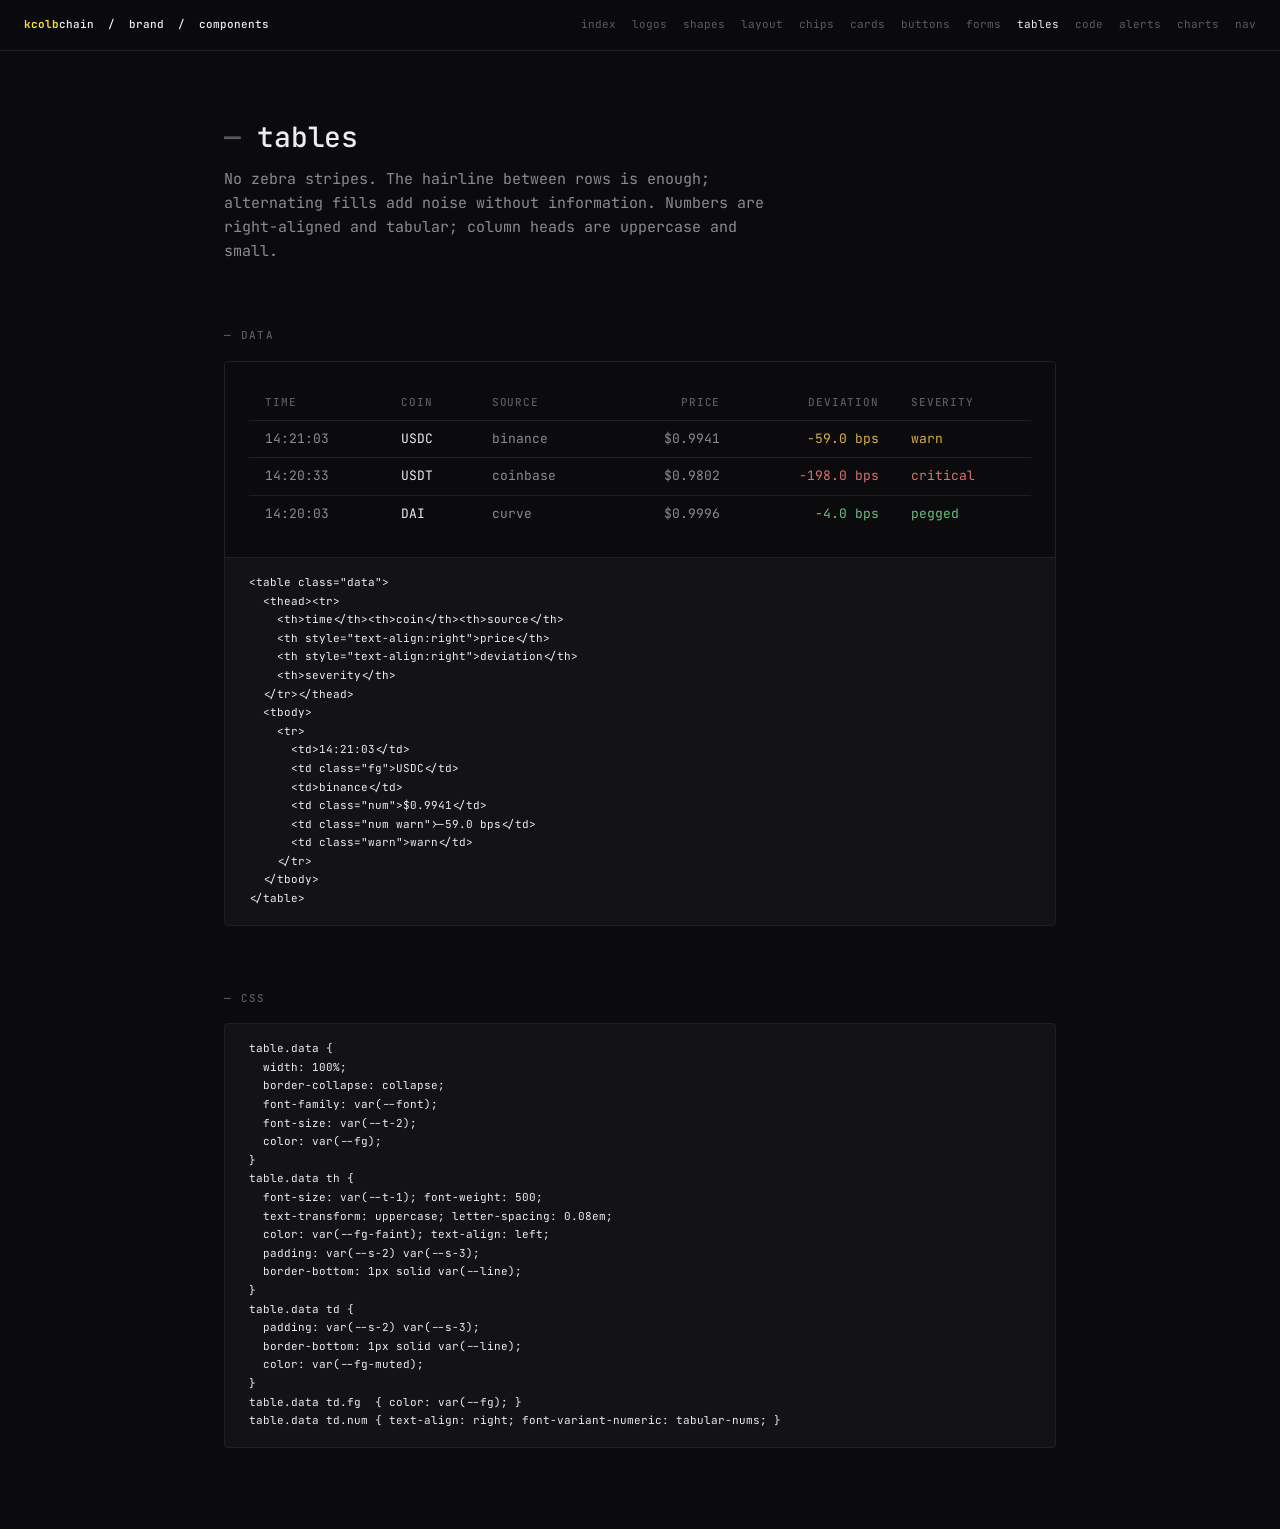
<file: pages/tables.html>
<!doctype html>
<html lang="en">
<head>
  <meta charset="utf-8" />
  <meta name="viewport" content="width=device-width, initial-scale=1" />
  <title>kcolbchain — tables</title>
  <link rel="preconnect" href="https://fonts.googleapis.com" />
  <link rel="preconnect" href="https://fonts.gstatic.com" crossorigin />
  <link href="https://fonts.googleapis.com/css2?family=JetBrains+Mono:wght@400;500;700&display=swap" rel="stylesheet" />
  <link rel="stylesheet" href="../tokens.css" />
  <link rel="stylesheet" href="page.css" />
  <style>
    table.data {
      width: 100%;
      border-collapse: collapse;
      font-family: var(--font);
      font-size: var(--t-2);
      color: var(--fg);
    }
    table.data th {
      font-size: var(--t-1);
      font-weight: 500;
      text-transform: uppercase;
      letter-spacing: 0.08em;
      color: var(--fg-faint);
      text-align: left;
      padding: var(--s-2) var(--s-3);
      border-bottom: 1px solid var(--line);
    }
    table.data td {
      padding: var(--s-2) var(--s-3);
      border-bottom: 1px solid var(--line);
      color: var(--fg-muted);
    }
    table.data tr:last-child td { border-bottom: none; }
    table.data td.fg { color: var(--fg); }
    table.data td.num { text-align: right; font-variant-numeric: tabular-nums; }
    table.data td.ok   { color: var(--ok); }
    table.data td.warn { color: var(--warn); }
    table.data td.hot  { color: var(--hot); }
  </style>
</head>
<body>

<header class="kit">
  <a class="wm" href="../"><em>kcolb</em>chain &nbsp;/&nbsp; brand &nbsp;/&nbsp; components</a>
  <nav>
    <a href="index.html">index</a>
    <a href="logos.html">logos</a>
    <a href="shapes.html">shapes</a>
    <a href="layout.html">layout</a>
    <a href="chips.html">chips</a>
    <a href="cards.html">cards</a>
    <a href="buttons.html">buttons</a>
    <a href="forms.html">forms</a>
    <a href="tables.html" class="here">tables</a>
    <a href="code.html">code</a>
    <a href="alerts.html">alerts</a>
    <a href="charts.html">charts</a>
    <a href="nav.html">nav</a>
  </nav>
</header>

<main class="kit">

  <h1>tables</h1>
  <p class="lead">No zebra stripes. The hairline between rows is enough; alternating fills add noise without information. Numbers are right-aligned and tabular; column heads are uppercase and small.</p>

  <h2>data</h2>
  <div class="snippet">
    <div class="render">
      <table class="data">
        <thead>
          <tr>
            <th>time</th>
            <th>coin</th>
            <th>source</th>
            <th style="text-align:right">price</th>
            <th style="text-align:right">deviation</th>
            <th>severity</th>
          </tr>
        </thead>
        <tbody>
          <tr>
            <td>14:21:03</td>
            <td class="fg">USDC</td>
            <td>binance</td>
            <td class="num">$0.9941</td>
            <td class="num warn">-59.0 bps</td>
            <td class="warn">warn</td>
          </tr>
          <tr>
            <td>14:20:33</td>
            <td class="fg">USDT</td>
            <td>coinbase</td>
            <td class="num">$0.9802</td>
            <td class="num hot">-198.0 bps</td>
            <td class="hot">critical</td>
          </tr>
          <tr>
            <td>14:20:03</td>
            <td class="fg">DAI</td>
            <td>curve</td>
            <td class="num">$0.9996</td>
            <td class="num ok">-4.0 bps</td>
            <td class="ok">pegged</td>
          </tr>
        </tbody>
      </table>
    </div>
<pre><code>&lt;table class="data"&gt;
  &lt;thead&gt;&lt;tr&gt;
    &lt;th&gt;time&lt;/th&gt;&lt;th&gt;coin&lt;/th&gt;&lt;th&gt;source&lt;/th&gt;
    &lt;th style="text-align:right"&gt;price&lt;/th&gt;
    &lt;th style="text-align:right"&gt;deviation&lt;/th&gt;
    &lt;th&gt;severity&lt;/th&gt;
  &lt;/tr&gt;&lt;/thead&gt;
  &lt;tbody&gt;
    &lt;tr&gt;
      &lt;td&gt;14:21:03&lt;/td&gt;
      &lt;td class="fg"&gt;USDC&lt;/td&gt;
      &lt;td&gt;binance&lt;/td&gt;
      &lt;td class="num"&gt;$0.9941&lt;/td&gt;
      &lt;td class="num warn"&gt;-59.0 bps&lt;/td&gt;
      &lt;td class="warn"&gt;warn&lt;/td&gt;
    &lt;/tr&gt;
  &lt;/tbody&gt;
&lt;/table&gt;</code></pre>
  </div>

  <h2>css</h2>
<pre><code>table.data {
  width: 100%;
  border-collapse: collapse;
  font-family: var(--font);
  font-size: var(--t-2);
  color: var(--fg);
}
table.data th {
  font-size: var(--t-1); font-weight: 500;
  text-transform: uppercase; letter-spacing: 0.08em;
  color: var(--fg-faint); text-align: left;
  padding: var(--s-2) var(--s-3);
  border-bottom: 1px solid var(--line);
}
table.data td {
  padding: var(--s-2) var(--s-3);
  border-bottom: 1px solid var(--line);
  color: var(--fg-muted);
}
table.data td.fg  { color: var(--fg); }
table.data td.num { text-align: right; font-variant-numeric: tabular-nums; }</code></pre>

</main>

</body>
</html>
</file>
<file: tokens.css>
/* kcolbchain — design tokens
 * One typeface. Three colors. A spacing scale.
 * Space is the design; restraint is the brand.
 */
:root {
  /* Surfaces — near-black, one elevation, hairline borders */
  --bg:        #0b0b0d;
  --bg-elev:   #131316;
  --line:      #1f1f24;

  /* Type — three weights of grey, nothing more */
  --fg:        #ededf0;
  --fg-muted:  #8a8a92;
  --fg-faint:  #5a5a62;

  /* The mark — used once per view, by intent */
  --mark:      #f5e03a;
  --mark-soft: rgba(245, 224, 58, 0.14);

  /* State — for status only, never branding. The mark stays the mark.
   * Desaturated on purpose so a status chip never out-shouts content. */
  --ok:        #6ec07a;
  --warn:      #d8b04d;
  --hot:       #d97171;
  --ok-soft:   rgba(110, 192, 122, 0.14);
  --warn-soft: rgba(216, 176, 77, 0.14);
  --hot-soft:  rgba(217, 113, 113, 0.14);

  /* Type system — JetBrains Mono, with system mono as fallback */
  --font: 'JetBrains Mono', ui-monospace, SFMono-Regular, Menlo, Consolas, monospace;
  --t-1:  11px;   /* labels, captions */
  --t-2:  13px;   /* body */
  --t-3:  15px;   /* emphasis */
  --t-4:  20px;   /* subhead */
  --t-5:  28px;   /* section heading */
  --t-6:  44px;   /* wordmark */

  /* Space — the brand. Scale roughly doubles. */
  --s-1: 4px;
  --s-2: 8px;
  --s-3: 16px;
  --s-4: 24px;
  --s-5: 40px;
  --s-6: 64px;
  --s-7: 96px;
  --s-8: 160px;

  /* Structure */
  --col:       720px;   /* prose-width column — the default */
  --col-wide:  1280px;  /* dashboard / wide-canvas — opt-in via .wide */
  --radius:    4px;
}
</file>
<file: pages/page.css>
/* Shared chrome for component snippet pages.
 * Imports tokens.css from the parent dir. Keep this file thin: layout only,
 * never component visuals (those live inline in each page so the snippet
 * and the render are read together).
 */
* { margin: 0; padding: 0; box-sizing: border-box; }
html { scroll-behavior: smooth; }
body {
  font-family: var(--font);
  font-size: var(--t-2);
  line-height: 1.6;
  background: var(--bg);
  color: var(--fg-muted);
  -webkit-font-smoothing: antialiased;
}

a {
  color: var(--fg);
  text-decoration: none;
  border-bottom: 1px solid var(--line);
}
a:hover { color: var(--mark); border-bottom-color: var(--mark); }

/* Top bar — breadcrumb back to /brand/, list of sibling pages */
header.kit {
  position: sticky; top: 0;
  display: flex; align-items: center; justify-content: space-between;
  padding: var(--s-3) var(--s-4);
  font-size: var(--t-1);
  background: rgba(11, 11, 13, 0.85);
  backdrop-filter: blur(8px);
  border-bottom: 1px solid var(--line);
  z-index: 10;
  gap: var(--s-3);
  flex-wrap: wrap;
}
header.kit .wm { color: var(--fg); font-weight: 500; border-bottom: none; }
header.kit .wm em { color: var(--mark); font-style: normal; font-weight: 700; }
header.kit nav { display: flex; gap: var(--s-3); flex-wrap: wrap; }
header.kit nav a { color: var(--fg-faint); border-bottom: none; }
header.kit nav a:hover { color: var(--fg); border-bottom: none; }
header.kit nav a.here { color: var(--fg); }

main.kit {
  max-width: 880px;
  margin: 0 auto;
  padding: var(--s-6) var(--s-4) var(--s-7);
}

/* Page head */
main.kit > h1 {
  font-size: var(--t-5);
  font-weight: 500;
  color: var(--fg);
  margin-bottom: var(--s-2);
  letter-spacing: -0.01em;
}
main.kit > h1::before { content: '— '; color: var(--fg-faint); }
main.kit > .lead {
  font-size: var(--t-3);
  color: var(--fg-muted);
  margin-bottom: var(--s-5);
  max-width: 62ch;
}

/* Section heading inside a page */
main.kit h2 {
  font-size: var(--t-1);
  font-weight: 500;
  text-transform: uppercase;
  letter-spacing: 0.12em;
  color: var(--fg-faint);
  margin: var(--s-6) 0 var(--s-3);
}
main.kit h2::before { content: '— '; color: var(--fg-faint); }
main.kit p + p { margin-top: var(--s-3); }
main.kit p .fg { color: var(--fg); }

/* The snippet block — render on top, code below.
 * Stacked so you read render → code in a single eye-line. No tabs, no toggles. */
.snippet {
  display: block;
  border: 1px solid var(--line);
  border-radius: var(--radius);
  background: var(--bg-elev);
  margin-bottom: var(--s-4);
  overflow: hidden;
}
.snippet > .render {
  padding: var(--s-4);
  background: var(--bg);
  border-bottom: 1px solid var(--line);
}
.snippet > .render.flow > * + * { margin-top: var(--s-2); }
.snippet > .render.row { display: flex; gap: var(--s-3); flex-wrap: wrap; align-items: center; }
.snippet > pre {
  margin: 0;
  padding: var(--s-3) var(--s-4);
  font-size: var(--t-1);
  color: var(--fg);
  overflow-x: auto;
  white-space: pre;
}
.snippet > pre code { font-family: var(--font); }

/* Lone code block (no preceding render) */
main.kit > pre {
  background: var(--bg-elev);
  border: 1px solid var(--line);
  border-radius: var(--radius);
  padding: var(--s-3) var(--s-4);
  font-size: var(--t-1);
  color: var(--fg);
  overflow-x: auto;
  margin: var(--s-3) 0 var(--s-4);
}
main.kit > pre code { font-family: var(--font); }

/* Index grid for the components landing */
.kit-grid {
  display: grid;
  grid-template-columns: repeat(auto-fit, minmax(240px, 1fr));
  gap: var(--s-3);
  margin-top: var(--s-4);
}
.kit-grid a.tile {
  display: block;
  padding: var(--s-4);
  border: 1px solid var(--line);
  border-radius: var(--radius);
  background: var(--bg-elev);
  color: var(--fg);
  text-decoration: none;
}
.kit-grid a.tile:hover { border-color: var(--mark); color: var(--mark); }
.kit-grid a.tile .tile-name { font-size: var(--t-3); font-weight: 500; margin-bottom: var(--s-1); }
.kit-grid a.tile .tile-meta { font-size: var(--t-1); color: var(--fg-faint); }

@media (max-width: 560px) {
  main.kit { padding: var(--s-5) var(--s-3) var(--s-6); }
  header.kit { padding: var(--s-3); }
  main.kit > h1 { font-size: var(--t-4); }
}
</file>
